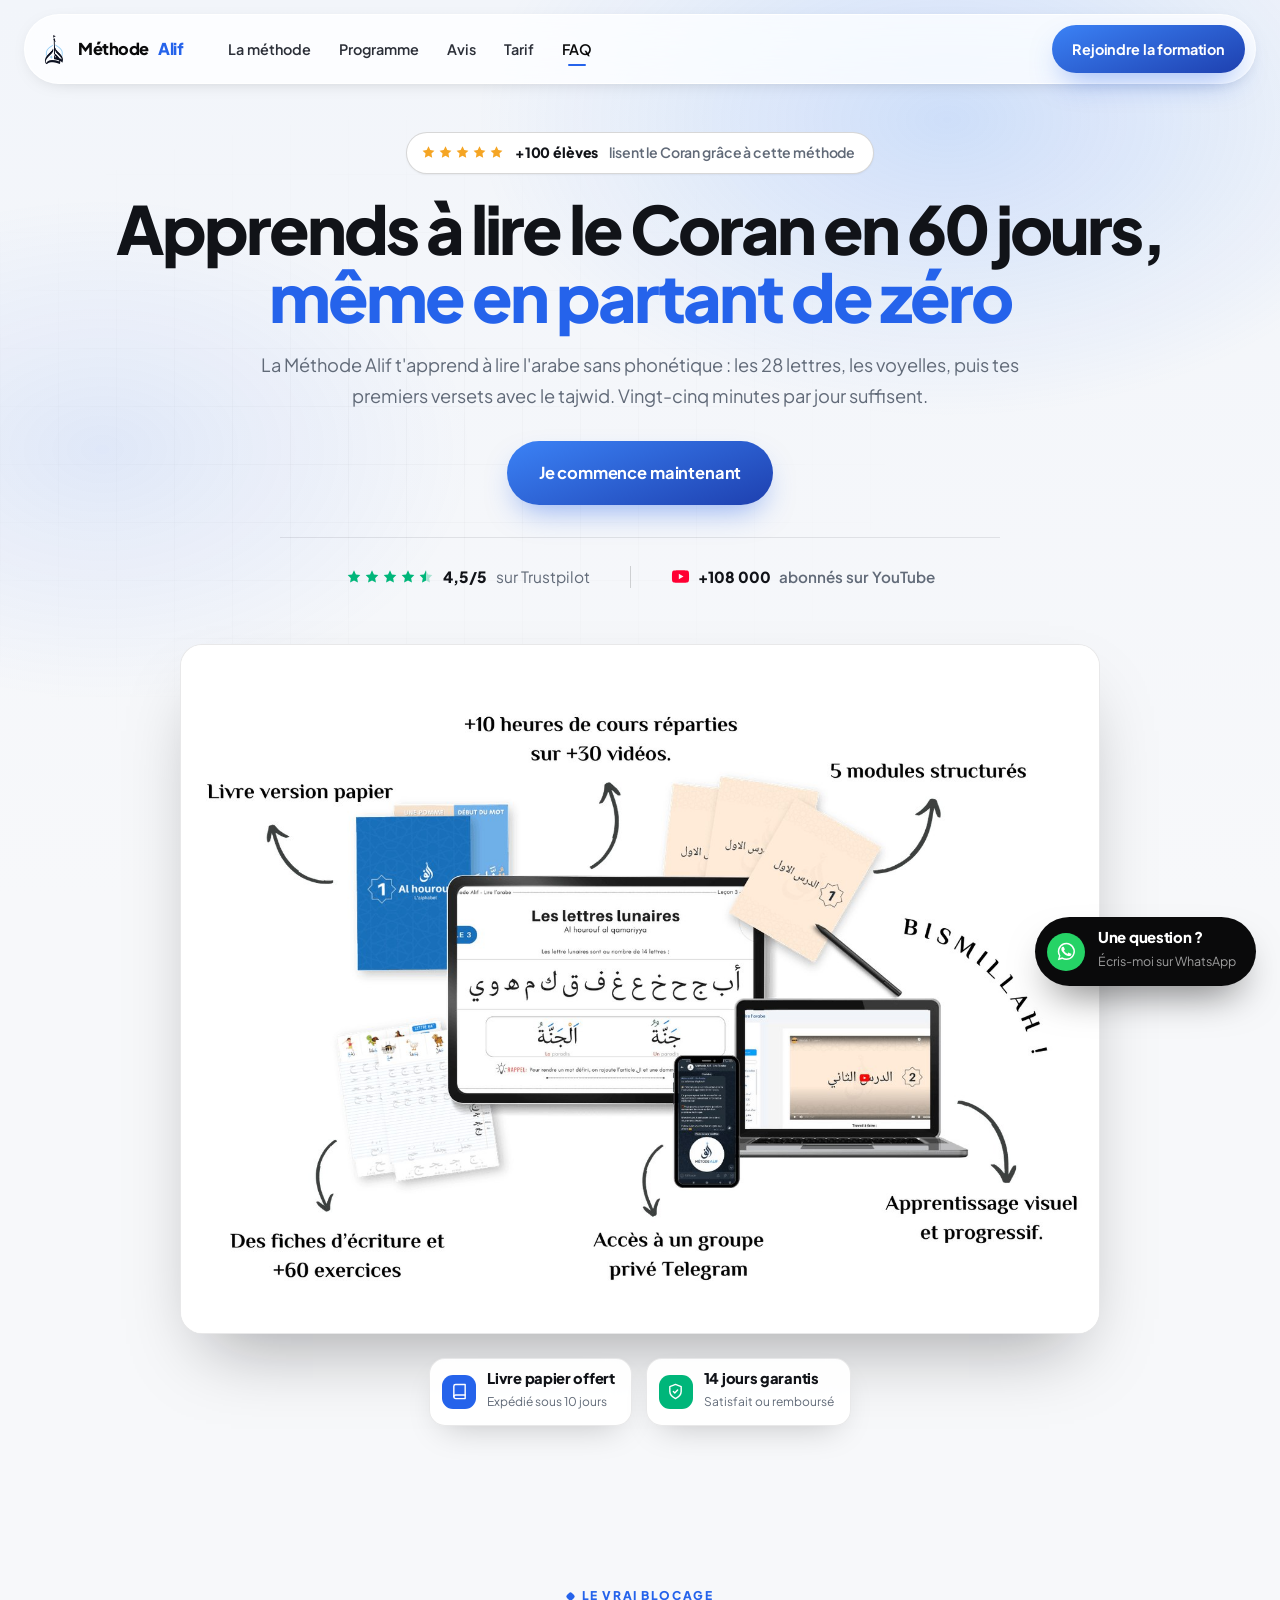
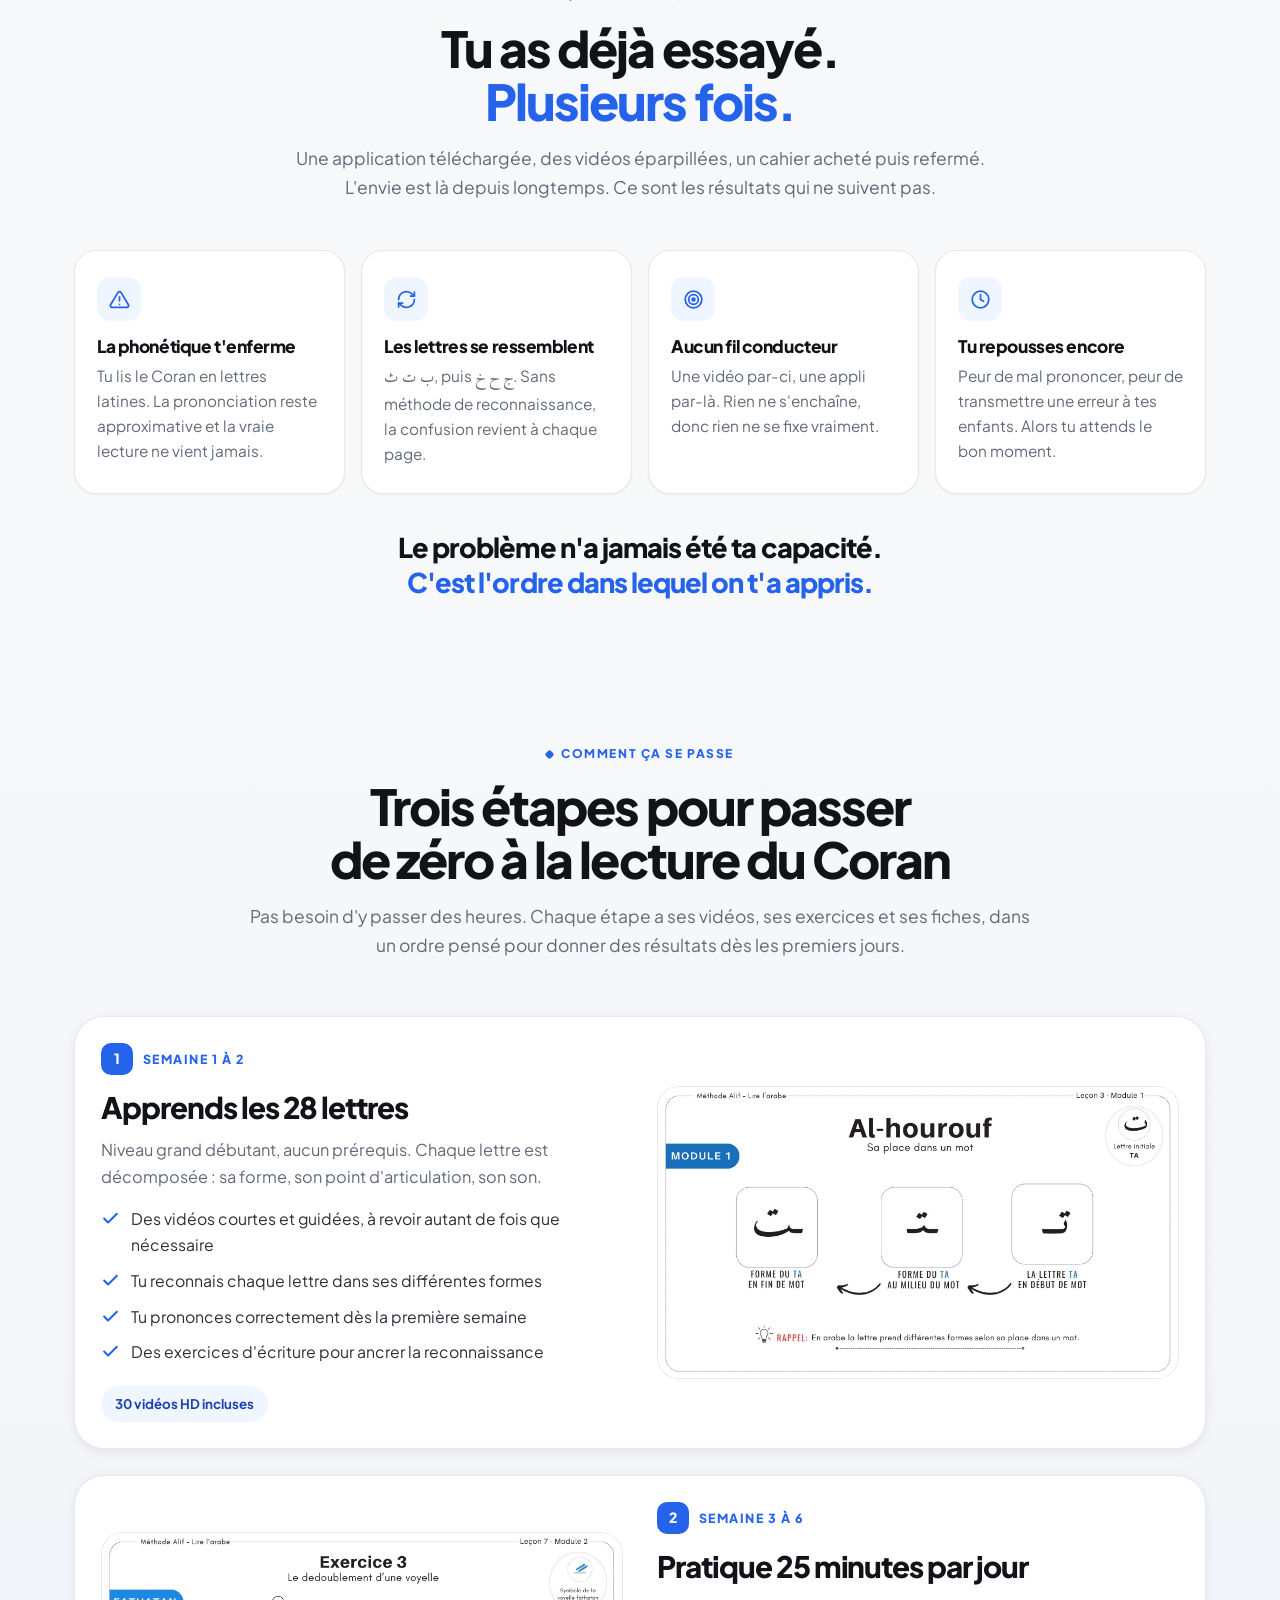
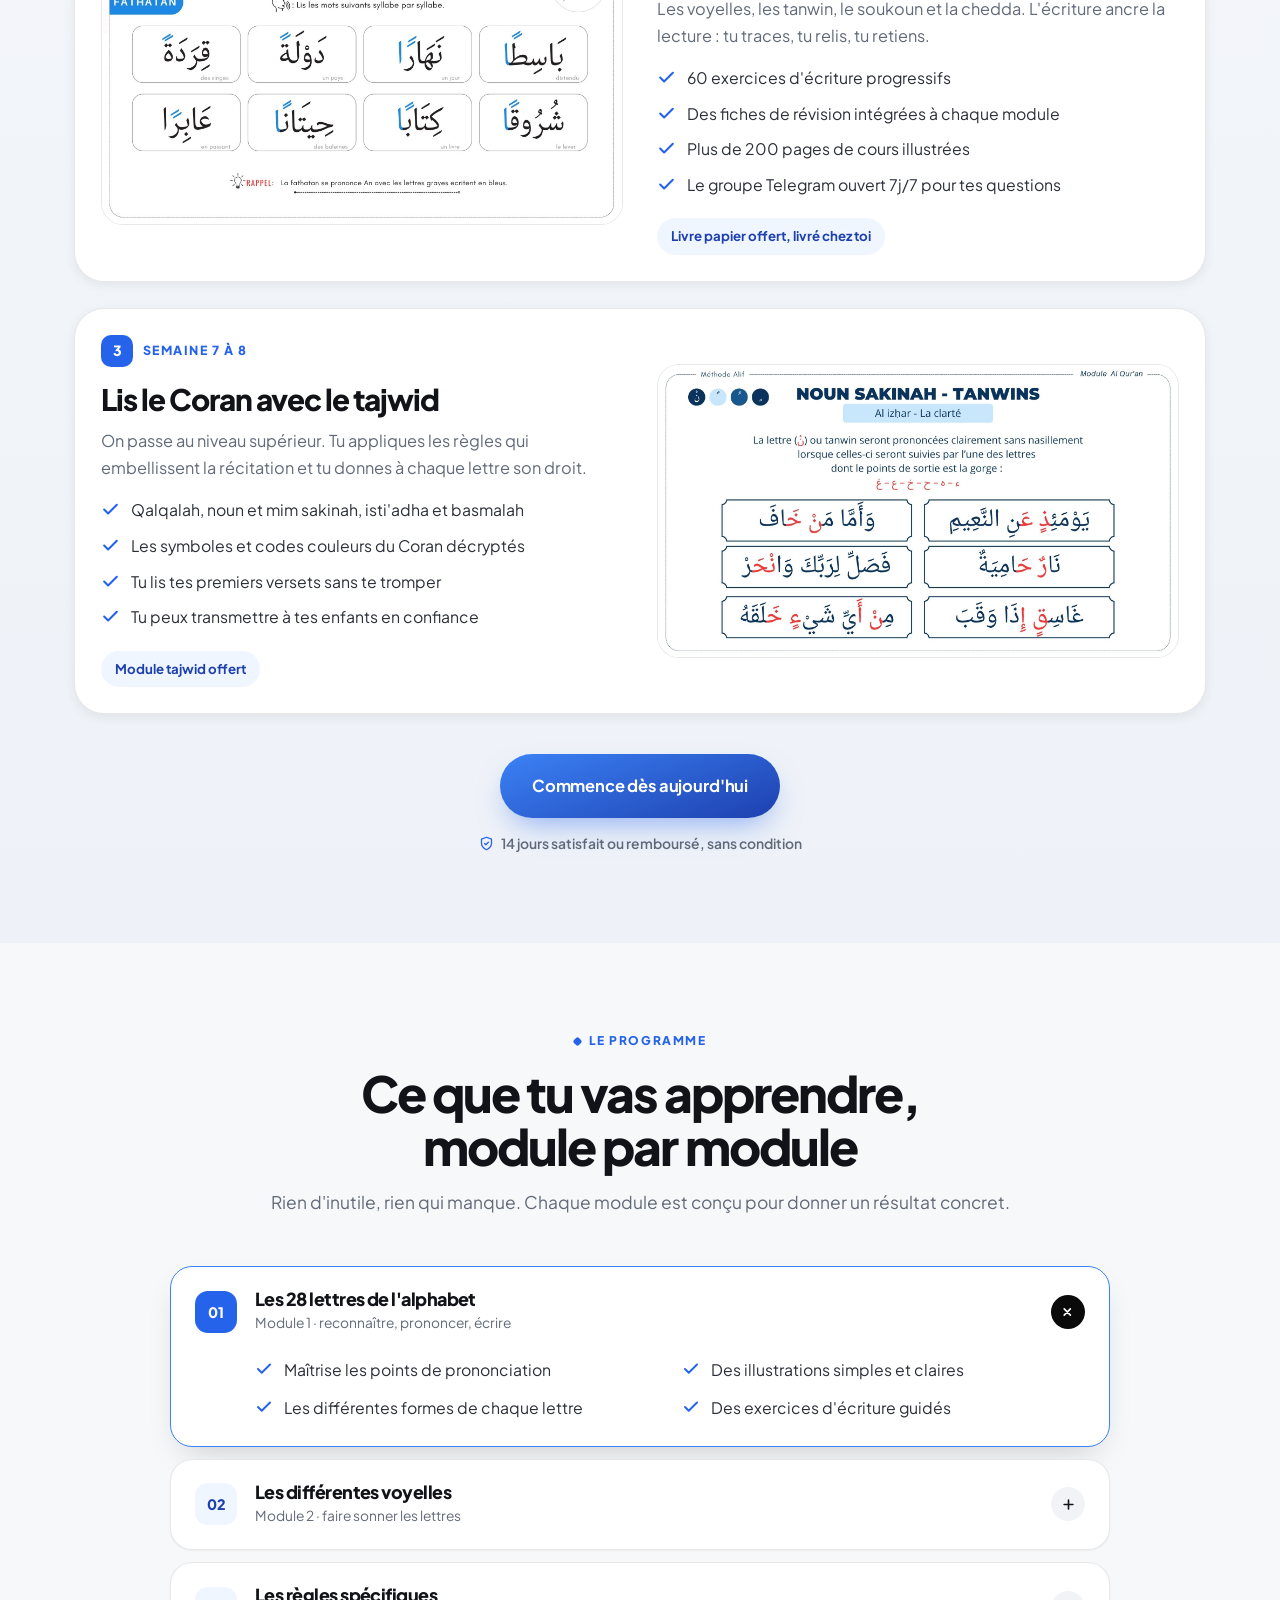
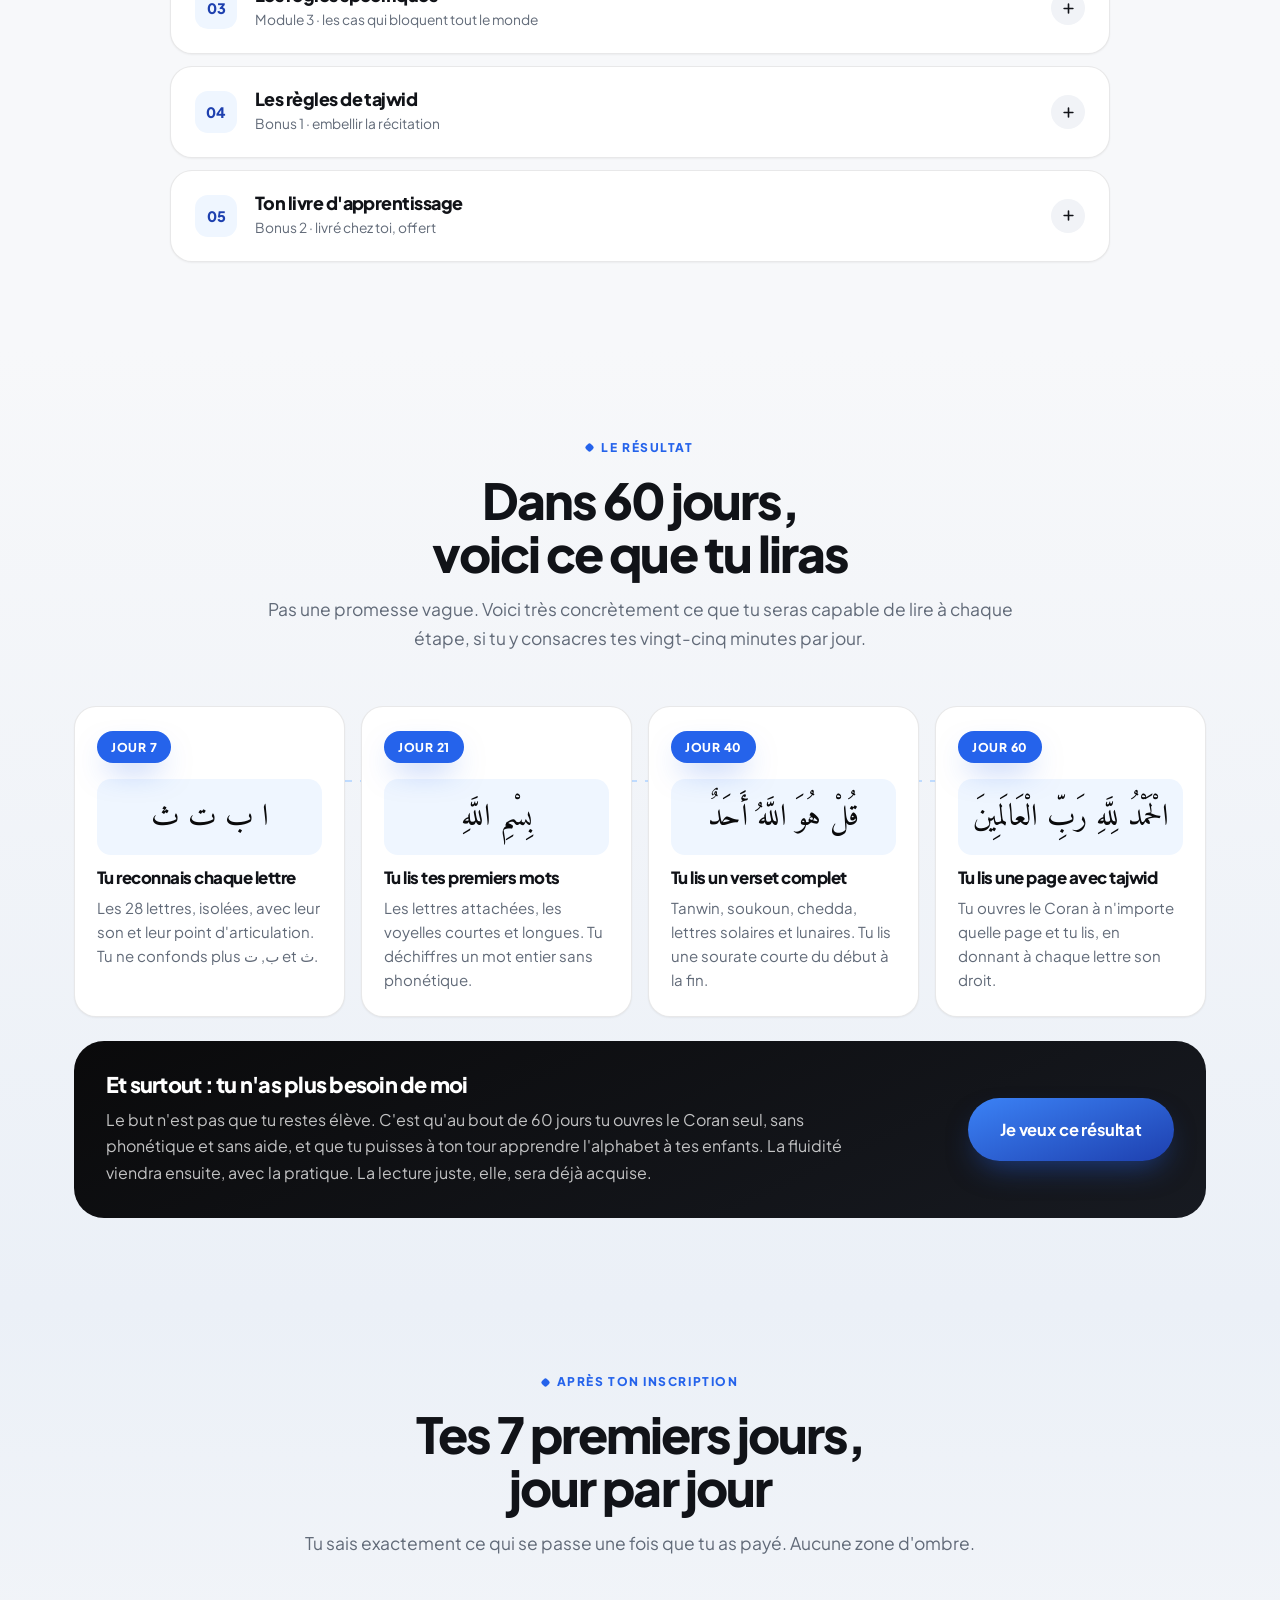
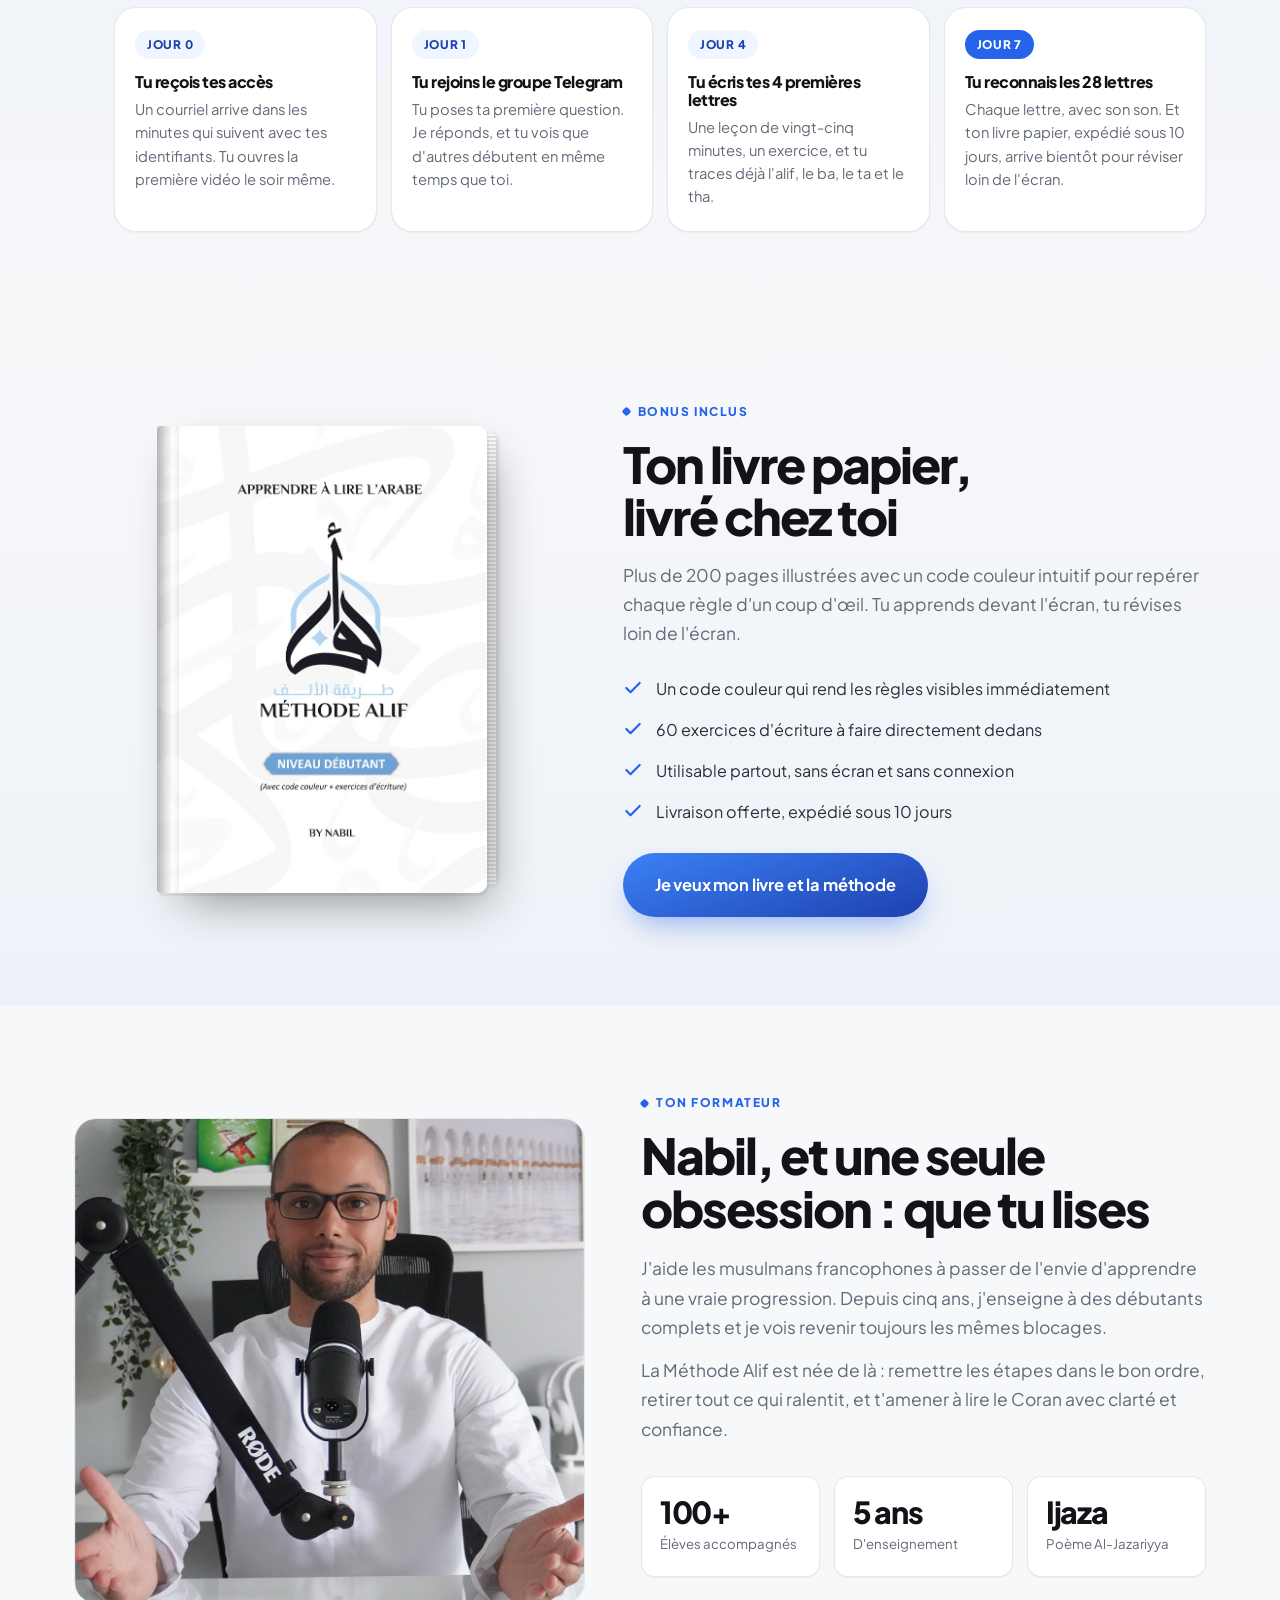
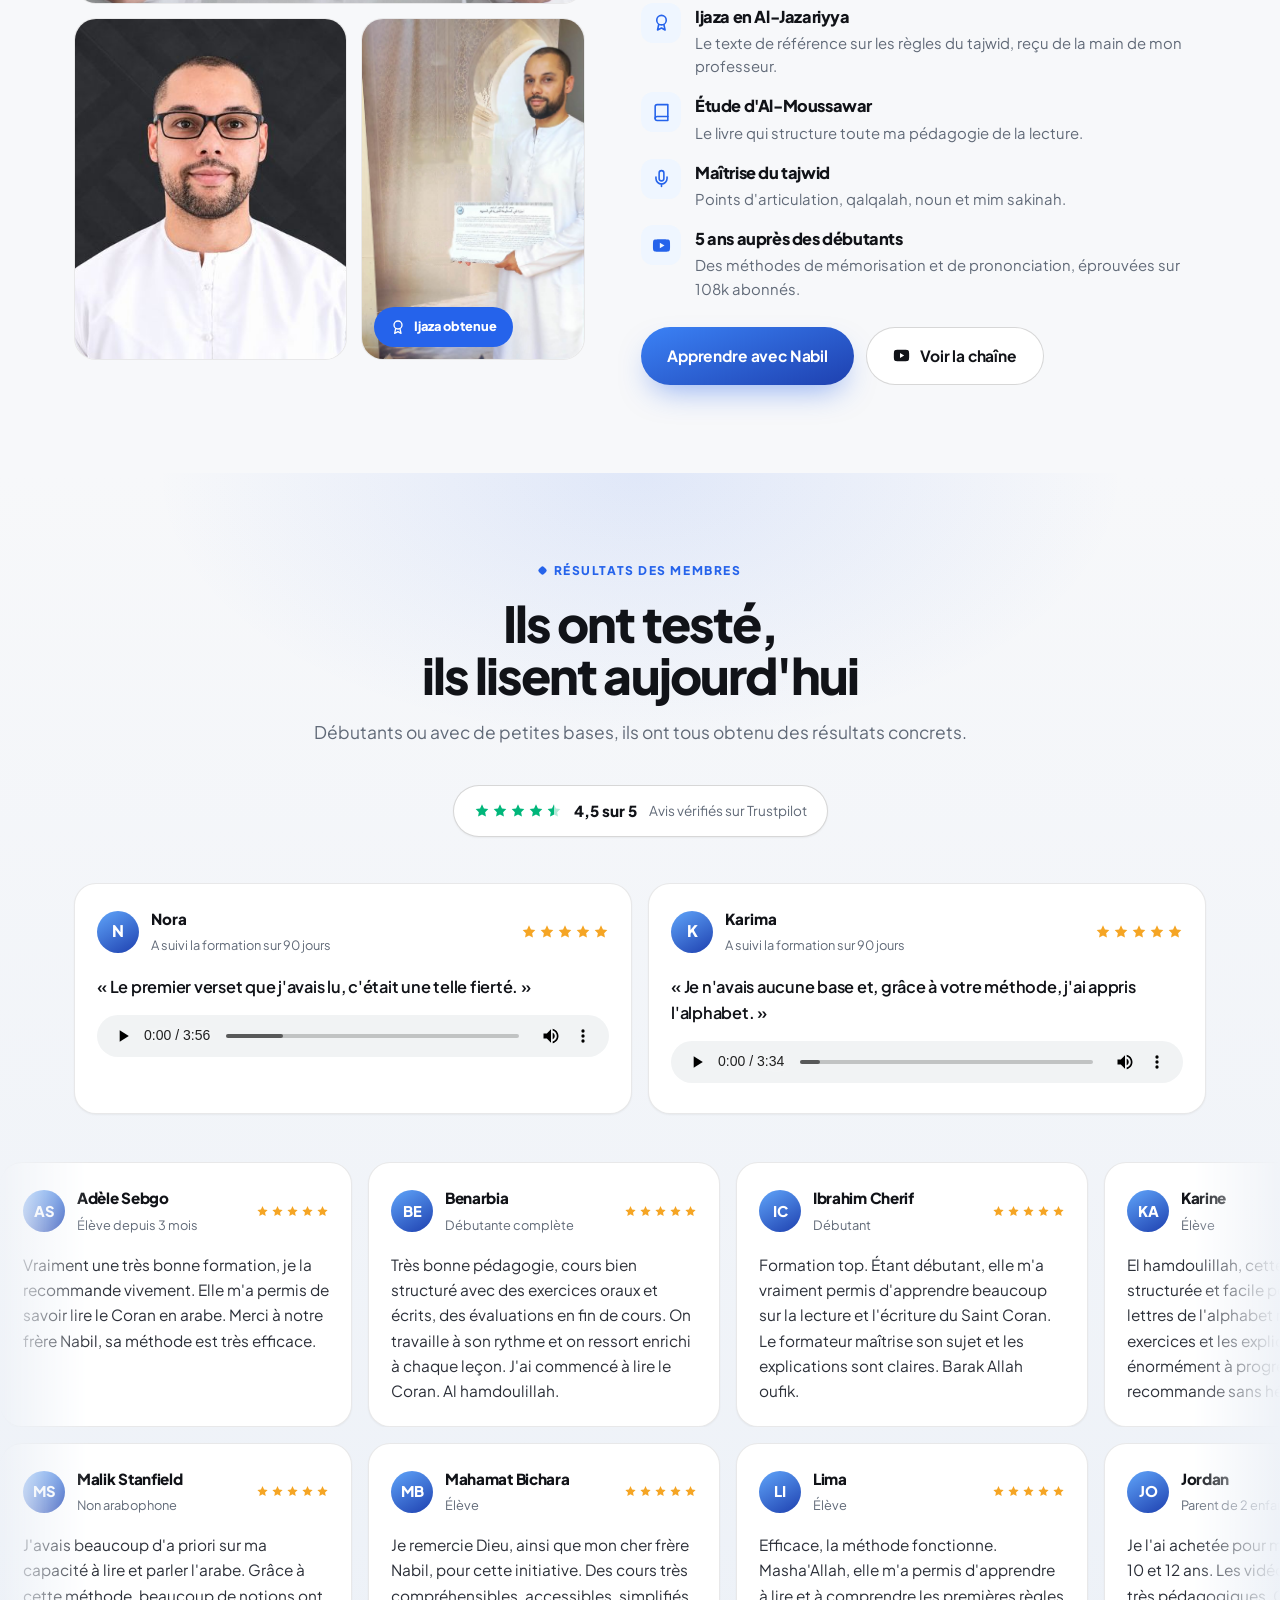
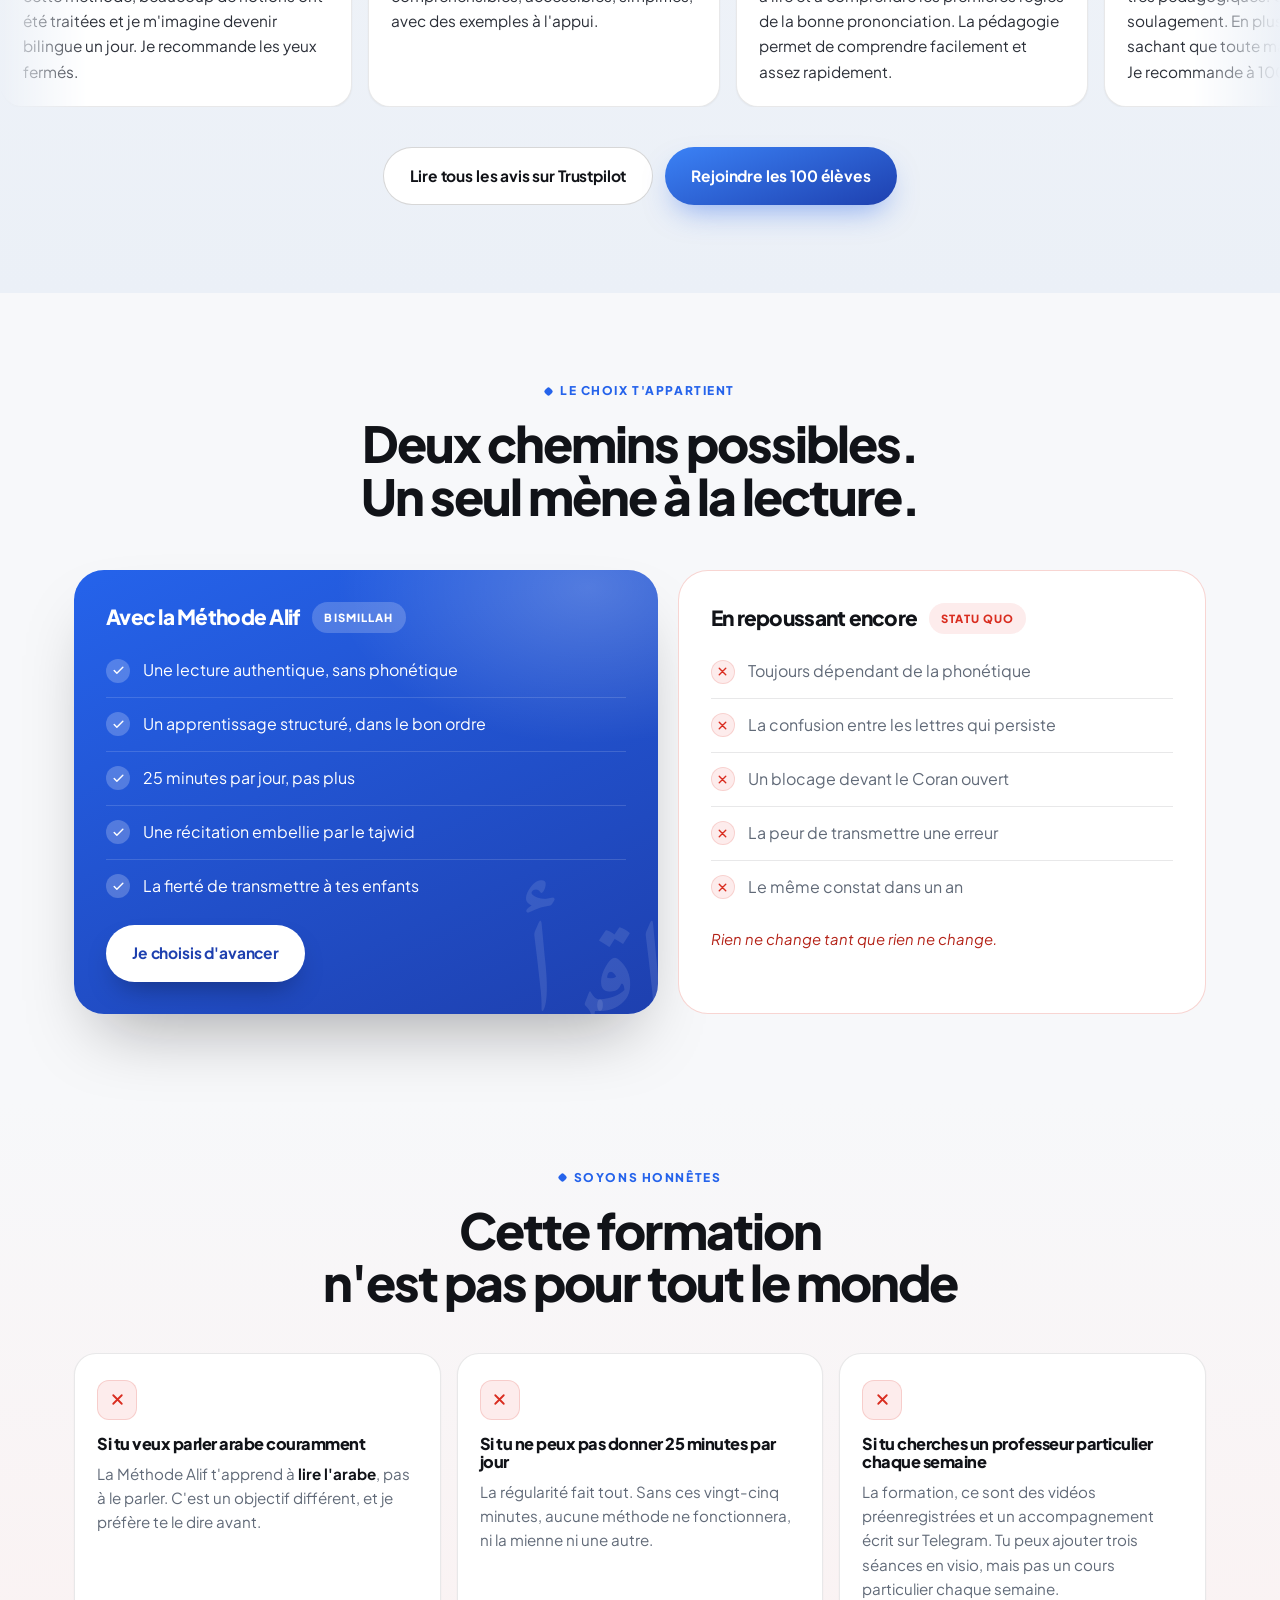
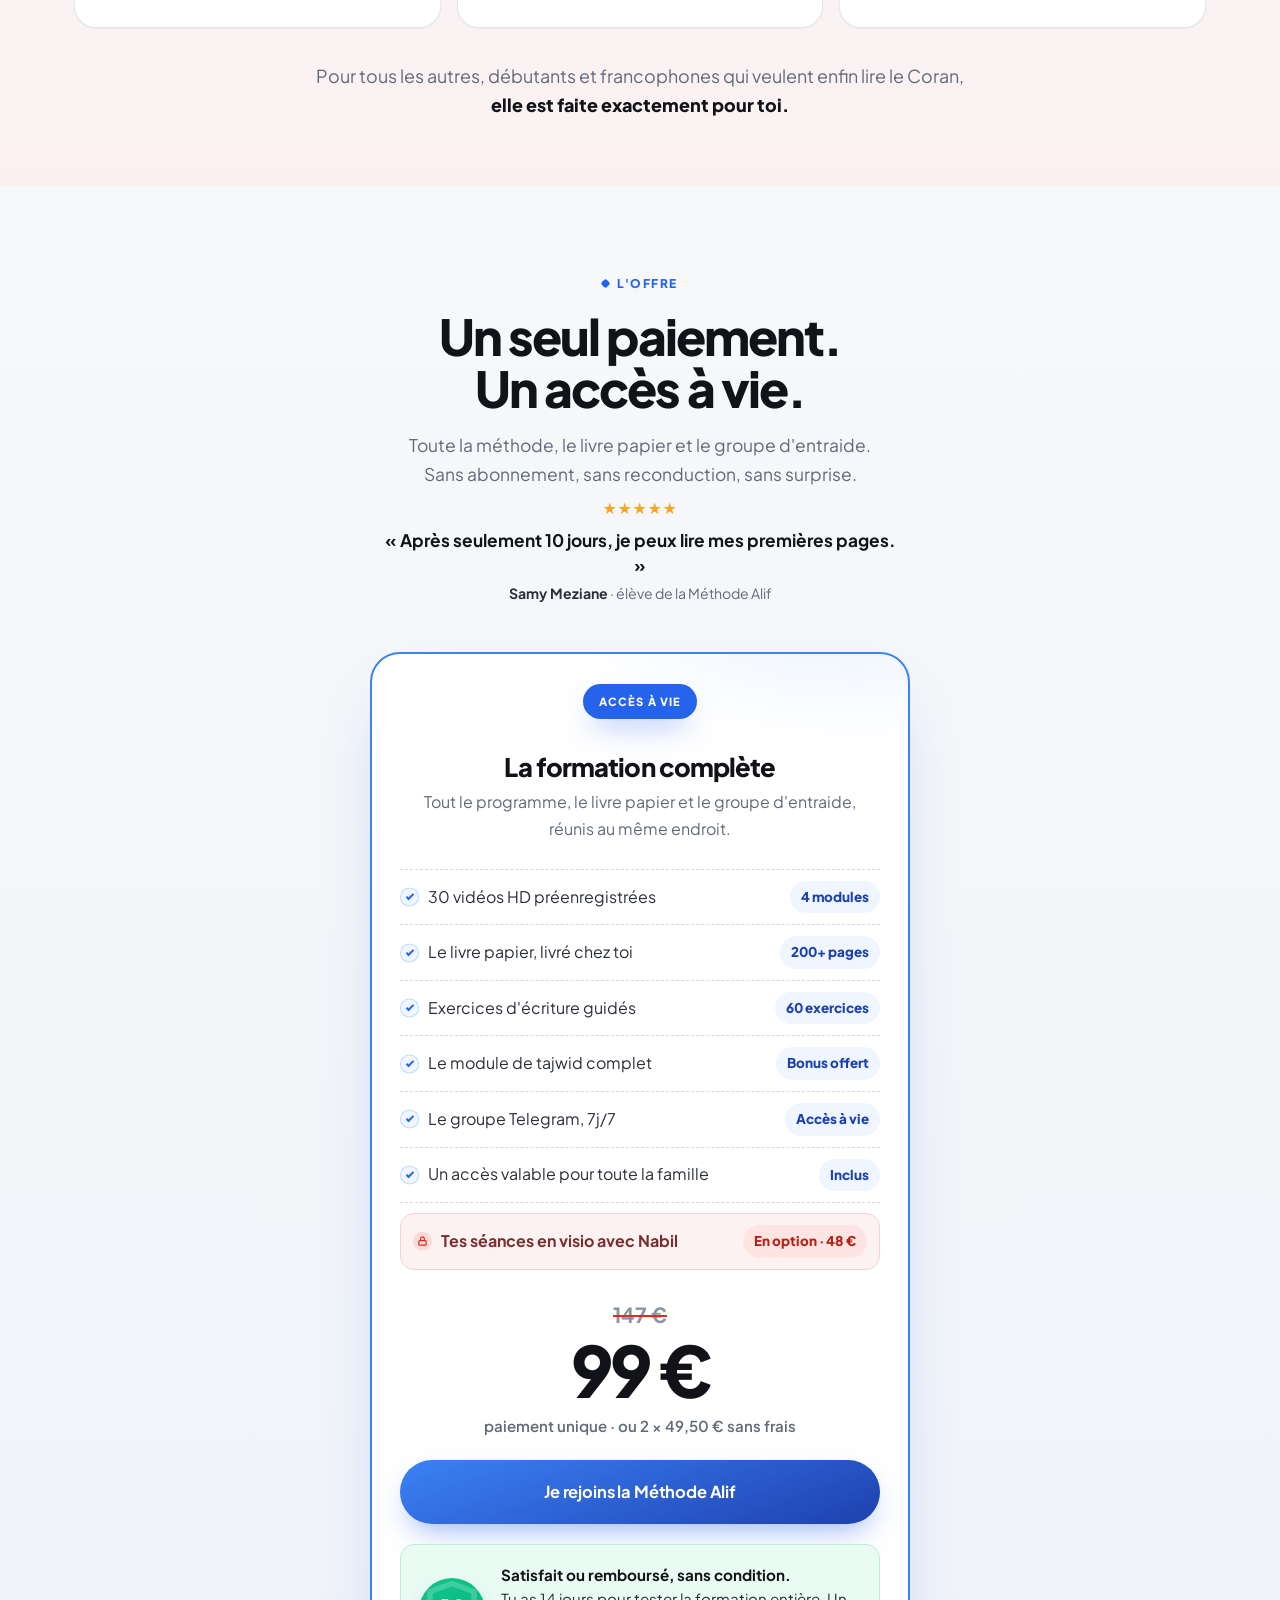
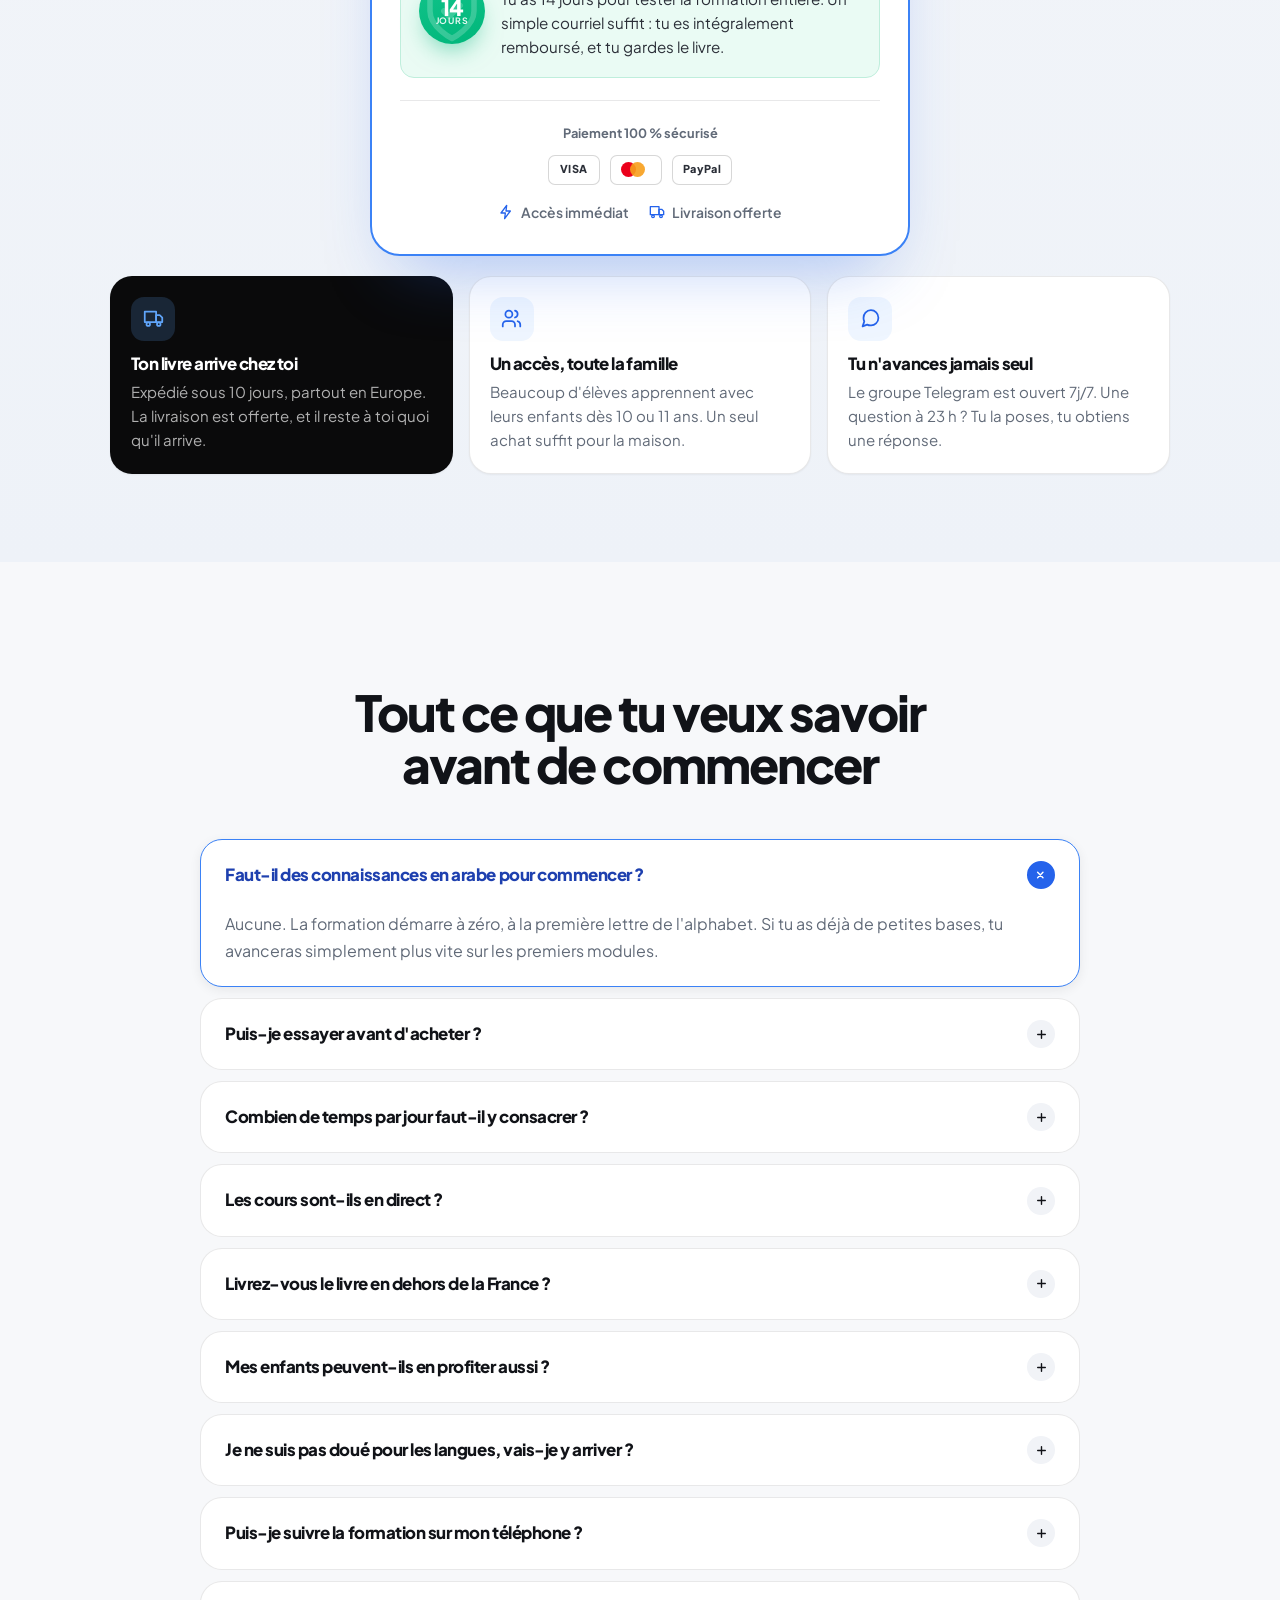
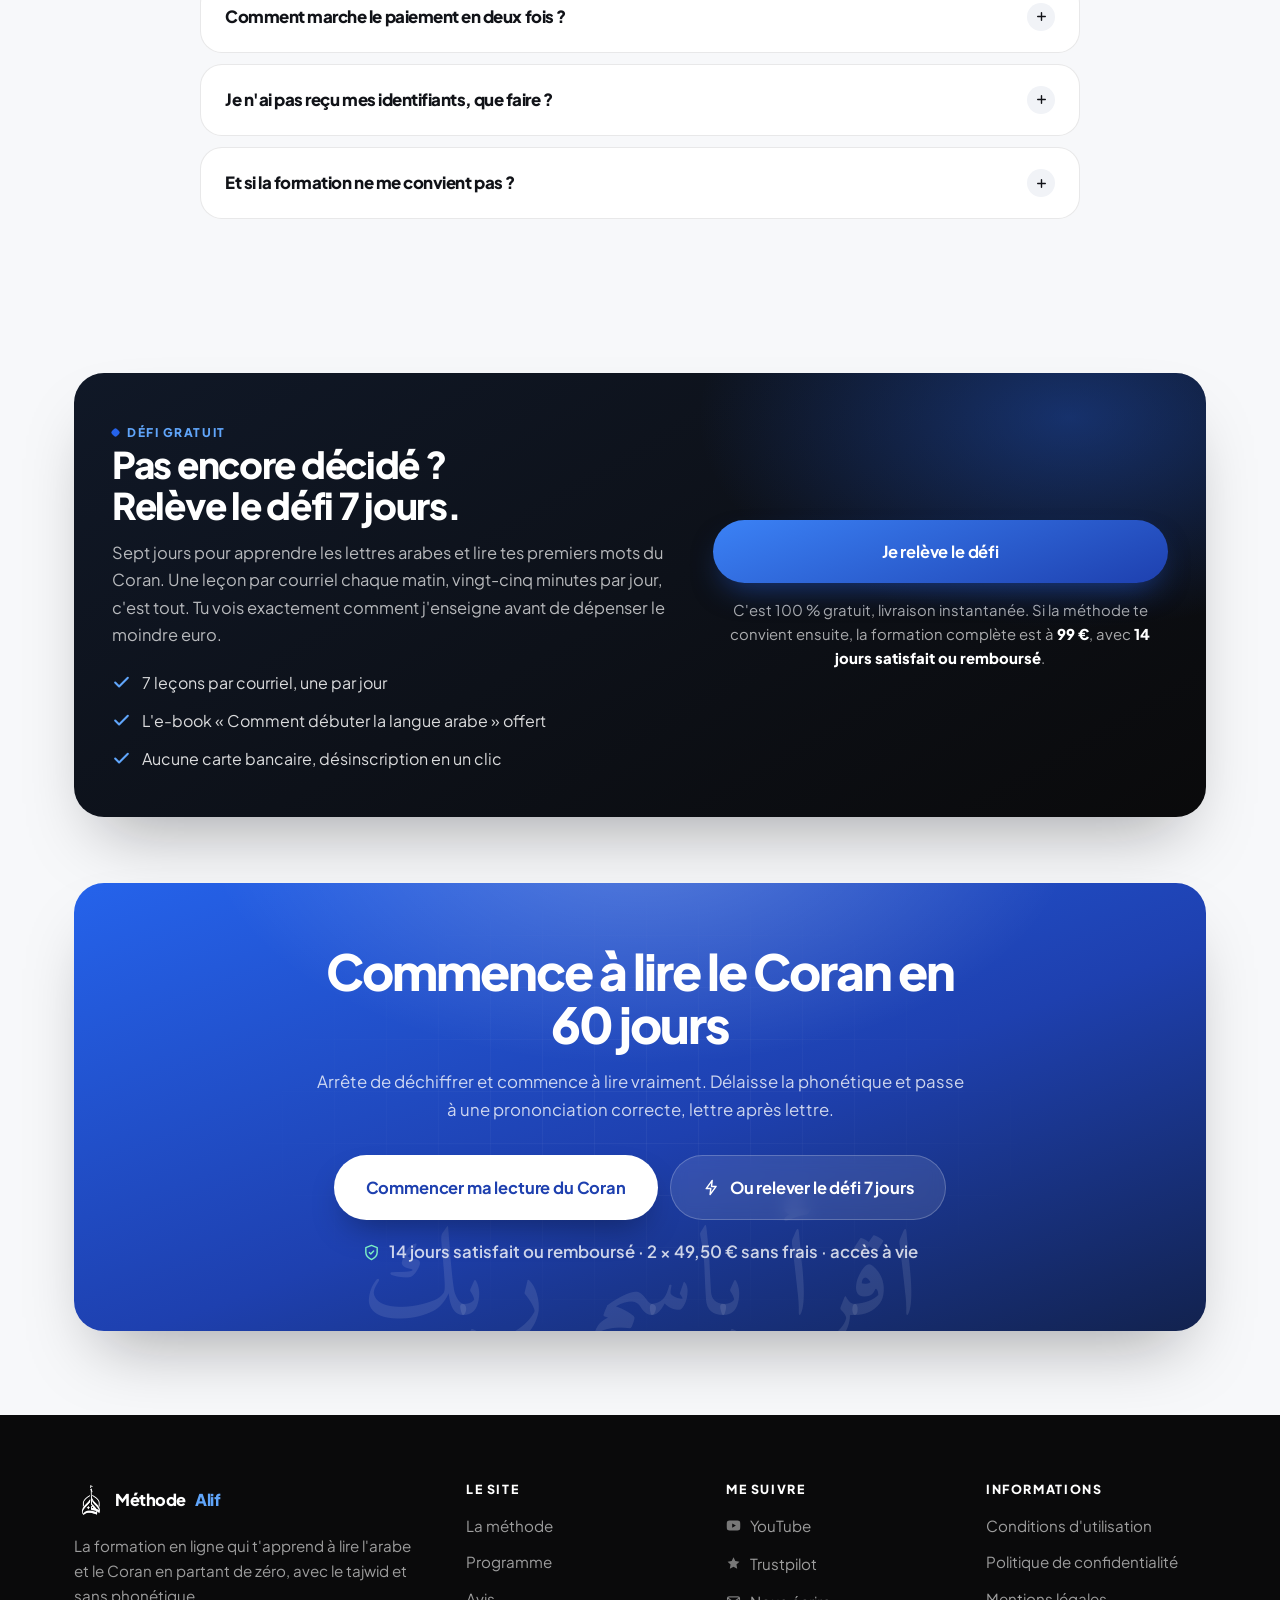
<file: index.html>
<!DOCTYPE html>
<html lang="fr">
<head>
<meta charset="utf-8">
<meta name="viewport" content="width=device-width,initial-scale=1">
<title>Apprendre à lire l'arabe et le Coran en 60 jours | Méthode Alif</title>
<meta name="description" content="Apprends à lire l'arabe et le Coran en 60 jours, même en partant de zéro. 30 vidéos HD, livre papier offert, module tajwid et suivi Telegram. Premiers cours gratuits. Formation complète 99 €, accès à vie, 14 jours satisfait ou remboursé. Par Nabil, +108k abonnés sur YouTube.">
<meta name="theme-color" content="#0A0A0B">
<link rel="canonical" href="https://www.methode-alif.com/">

<meta property="og:type" content="website">
<meta property="og:locale" content="fr_FR">
<meta property="og:site_name" content="Méthode Alif">
<meta property="og:title" content="Apprendre à lire l'arabe et le Coran en 60 jours | Méthode Alif">
<meta property="og:description" content="Premiers cours gratuits. La méthode structurée pour délaisser la phonétique et lire le Coran avec le tajwid. Par Nabil, +108 000 abonnés YouTube.">
<meta property="og:url" content="https://www.methode-alif.com/">
<meta property="og:image" content="https://www.methode-alif.com/og.jpg">
<meta property="og:image:width" content="1200">
<meta property="og:image:height" content="630">
<meta name="twitter:card" content="summary_large_image">
<meta name="twitter:image" content="https://www.methode-alif.com/og.jpg">

<link rel="icon" href="favicon.svg" type="image/svg+xml">
<link rel="preconnect" href="https://fonts.googleapis.com">
<link rel="preconnect" href="https://fonts.gstatic.com" crossorigin>
<link href="https://fonts.googleapis.com/css2?family=Plus+Jakarta+Sans:wght@400;500;600;700;800&family=Amiri:wght@400;700&display=swap" rel="stylesheet">
<link rel="preload" as="image" href="hero.jpg">
<link rel="stylesheet" href="styles.css">

<!-- ====================== Données structurées (SEO) ======================= -->
<script type="application/ld+json">
{
  "@context":"https://schema.org",
  "@graph":[
    {
      "@type":"Organization",
      "@id":"https://www.methode-alif.com/#org",
      "name":"Méthode Alif",
      "url":"https://www.methode-alif.com/",
      "email":"contact@methode-alif.com",
      "logo":"https://www.methode-alif.com/og.jpg",
      "sameAs":[
        "https://www.youtube.com/@Nour_kitab",
        "https://www.instagram.com/methode_alif/",
        "https://fr.trustpilot.com/review/methode-alif.com"
      ]
    },
    {
      "@type":"Person",
      "@id":"https://www.methode-alif.com/#nabil",
      "name":"Nabil",
      "jobTitle":"Formateur en lecture coranique",
      "description":"Formateur francophone en lecture de l'arabe et du Coran, quatre années d'enseignement et plus de 100 élèves accompagnés.",
      "worksFor":{"@id":"https://www.methode-alif.com/#org"},
      "sameAs":["https://www.youtube.com/@Nour_kitab"]
    },
    {
      "@type":"Course",
      "@id":"https://www.methode-alif.com/#course",
      "name":"Méthode Alif — apprendre à lire l'arabe et le Coran",
      "description":"Formation en ligne pour apprendre à lire l'arabe sans phonétique : les 28 lettres, les voyelles, les règles spécifiques et le tajwid, jusqu'à la lecture du Coran en 60 jours.",
      "inLanguage":"fr",
      "url":"https://www.methode-alif.com/",
      "provider":{"@id":"https://www.methode-alif.com/#org"},
      "instructor":{"@id":"https://www.methode-alif.com/#nabil"},
      "educationalLevel":"Débutant",
      "teaches":["Alphabet arabe","Voyelles courtes et longues","Tanwin, soukoun et chedda","Lettres lunaires et solaires","Règles de tajwid","Lecture du Coran"],
      "hasCourseInstance":{
        "@type":"CourseInstance",
        "courseMode":"online",
        "courseWorkload":"PT20M",
        "instructor":{"@id":"https://www.methode-alif.com/#nabil"}
      },
      "offers":{
        "@type":"Offer",
        "price":"99",
        "priceCurrency":"EUR",
        "category":"Paid",
        "availability":"https://schema.org/InStock",
        "url":"https://www.methode-alif.com/#tarif"
      }
    },
    {
      "@type":"FAQPage",
      "mainEntity":[
        {"@type":"Question","name":"Faut-il des connaissances en arabe pour commencer ?","acceptedAnswer":{"@type":"Answer","text":"Aucune. La formation démarre à zéro, à la première lettre de l'alphabet. Si tu as déjà de petites bases, tu avanceras simplement plus vite sur les premiers modules."}},
        {"@type":"Question","name":"Puis-je essayer avant d'acheter ?","acceptedAnswer":{"@type":"Answer","text":"Oui. Un défi gratuit de sept jours est proposé : une leçon par courriel chaque matin, vingt-cinq minutes par jour, plus un e-book offert. Aucune carte bancaire n'est demandée."}},
        {"@type":"Question","name":"Combien de temps par jour faut-il y consacrer ?","acceptedAnswer":{"@type":"Answer","text":"Vingt-cinq minutes par jour suffisent. Les vidéos sont courtes et chaque leçon se termine par un exercice bref. La régularité compte plus que la durée."}},
        {"@type":"Question","name":"Les cours sont-ils en direct ?","acceptedAnswer":{"@type":"Answer","text":"Les cours sont des vidéos préenregistrées que tu suis librement, autant de fois que nécessaire, avec un accès illimité dans le temps et le groupe Telegram ouvert 7j/7. Pour un suivi en direct, trois séances de 40 minutes sur Zoom avec Nabil peuvent être ajoutées au moment du paiement, pour 48 €."}},
        {"@type":"Question","name":"Livrez-vous le livre en dehors de la France ?","acceptedAnswer":{"@type":"Answer","text":"Oui, partout en Europe. Le livre part de France, la livraison est offerte et il est expédié sous 10 jours. En dehors de l'Europe il n'est pas expédié pour le moment : écrire à contact@methode-alif.com avant de commander."}},
        {"@type":"Question","name":"Mes enfants peuvent-ils en profiter aussi ?","acceptedAnswer":{"@type":"Answer","text":"Oui. Un seul achat suffit pour le foyer. Beaucoup de parents suivent la formation en même temps que leurs enfants, à partir de dix ou onze ans."}},
        {"@type":"Question","name":"Et si la formation ne me convient pas ?","acceptedAnswer":{"@type":"Answer","text":"Quatorze jours pour demander un remboursement, sans condition et sans justification, et le livre papier reste à toi. Le paiement est sécurisé à cent pour cent, par carte bancaire ou via PayPal avec un cryptage SSL."}}
      ]

    }
  ]
}
</script>
<!--
  ÉTOILES DANS GOOGLE : dès que tu me donnes ta note Trustpilot exacte et le nombre
  d'avis, j'ajoute ce bloc dans l'objet "Course" ci-dessus. Ne pas inventer les valeurs,
  Google sanctionne les notes non vérifiables.

  "aggregateRating":{"@type":"AggregateRating","ratingValue":"4.8","reviewCount":"47","bestRating":"5"}
-->
<!-- PostHog (statistiques, sans cookies) -->
<script>
  !function(t,e){var o,n,p,r;e.__SV||(window.posthog && window.posthog.__loaded)||(window.posthog=e,e._i=[],e.init=function(i,s,a){function g(t,e){var o=e.split(".");2==o.length&&(t=t[o[0]],e=o[1]),t[e]=function(){t.push([e].concat(Array.prototype.slice.call(arguments,0)))}}p||((p=t.createElement("script")).type="text/javascript",p.crossOrigin="anonymous",p.async=!0,p.src=s.api_host.replace(".i.posthog.com","-assets.i.posthog.com")+"/static/array.js",p.onerror=function(){p=null},(r=t.getElementsByTagName("script")[0]).parentNode.insertBefore(p,r));var u=e;for(void 0!==a?u=e[a]=[]:a="posthog",u.people=u.people||[],Object.defineProperty(u,"toString",{configurable:!0,enumerable:!0,writable:!0,value:function(t){var e="posthog";return"posthog"!==a&&(e+="."+a),t||(e+=" (stub)"),e}}),Object.defineProperty(u.people,"toString",{configurable:!0,enumerable:!0,writable:!0,value:function(){return u.toString(1)+".people (stub)"}}),o="init capture register register_once register_for_session unregister opt_out_capturing has_opted_out_capturing opt_in_capturing reset isFeatureEnabled getFeatureFlag getFeatureFlagPayload reloadFeatureFlags group identify setPersonProperties setPersonPropertiesForFlags resetPersonPropertiesForFlags setGroupPropertiesForFlags resetGroupPropertiesForFlags resetGroups onFeatureFlags addFeatureFlagsHandler onSessionId getSurveys getActiveMatchingSurveys renderSurvey canRenderSurvey getNextSurveyStep".split(" "),n=0;n<o.length;n++)g(u,o[n]);e._i.push([i,s,a])},e.__SV=1)}(document,window.posthog||[]);
  posthog.init('phc_m4oAm9m8c32tiQWZ7YqWjNNrg8LjRF7F36ZsCE29VwSV', {
    api_host: 'https://eu.i.posthog.com',
    defaults: '2026-08-30',
    cookieless_mode: 'always'
  })
</script>
</head>
<body>

<!-- ============================ Sprite d'icônes ============================ -->
<svg width="0" height="0" style="position:absolute" aria-hidden="true" focusable="false">
  <symbol id="i-arrow" viewBox="0 0 24 24" fill="none" stroke="currentColor" stroke-width="2.2" stroke-linecap="round" stroke-linejoin="round"><path d="M5 12h14"/><path d="M13 6l6 6-6 6"/></symbol>
  <symbol id="i-check" viewBox="0 0 24 24" fill="none" stroke="currentColor" stroke-width="2.6" stroke-linecap="round" stroke-linejoin="round"><path d="M20 6 9 17l-5-5"/></symbol>
  <symbol id="i-cross" viewBox="0 0 24 24" fill="none" stroke="currentColor" stroke-width="2.6" stroke-linecap="round" stroke-linejoin="round"><path d="M18 6 6 18M6 6l12 12"/></symbol>
  <symbol id="i-plus" viewBox="0 0 24 24" fill="none" stroke="currentColor" stroke-width="2.6" stroke-linecap="round"><path d="M12 5v14M5 12h14"/></symbol>
  <symbol id="i-star" viewBox="0 0 24 24" fill="currentColor"><path d="M12 2l2.9 6.1 6.6.9-4.8 4.7 1.2 6.6L12 17.2 6.1 20.3l1.2-6.6L2.5 9l6.6-.9z"/></symbol>
  <symbol id="i-star-half" viewBox="0 0 24 24" fill="currentColor"><path opacity=".3" d="M12 2l2.9 6.1 6.6.9-4.8 4.7 1.2 6.6L12 17.2 6.1 20.3l1.2-6.6L2.5 9l6.6-.9z"/><path d="M12 2v15.2L6.1 20.3l1.2-6.6L2.5 9l6.6-.9z"/></symbol>
  <symbol id="i-play" viewBox="0 0 24 24" fill="currentColor"><path d="M8 5.2v13.6L19 12z"/></symbol>
  <symbol id="i-cert" viewBox="0 0 24 24" fill="none" stroke="currentColor" stroke-width="2" stroke-linecap="round" stroke-linejoin="round"><circle cx="12" cy="9" r="6"/><path d="m8.5 14.5-1.5 7L12 19l4.5 2.5-1.5-7"/></symbol>
  <symbol id="i-book" viewBox="0 0 24 24" fill="none" stroke="currentColor" stroke-width="2" stroke-linecap="round" stroke-linejoin="round"><path d="M4 19.5A2.5 2.5 0 0 1 6.5 17H20"/><path d="M6.5 2H20v20H6.5A2.5 2.5 0 0 1 4 19.5v-15A2.5 2.5 0 0 1 6.5 2z"/></symbol>
  <symbol id="i-pen" viewBox="0 0 24 24" fill="none" stroke="currentColor" stroke-width="2" stroke-linecap="round" stroke-linejoin="round"><path d="M12 20h9"/><path d="M16.5 3.5a2.12 2.12 0 0 1 3 3L7 19l-4 1 1-4z"/></symbol>
  <symbol id="i-mic" viewBox="0 0 24 24" fill="none" stroke="currentColor" stroke-width="2" stroke-linecap="round" stroke-linejoin="round"><path d="M12 2a3 3 0 0 0-3 3v7a3 3 0 0 0 6 0V5a3 3 0 0 0-3-3z"/><path d="M19 10v2a7 7 0 0 1-14 0v-2"/><path d="M12 19v3"/></symbol>
  <symbol id="i-shield" viewBox="0 0 24 24" fill="none" stroke="currentColor" stroke-width="2" stroke-linecap="round" stroke-linejoin="round"><path d="M12 22s8-4 8-10V5l-8-3-8 3v7c0 6 8 10 8 10z"/><path d="m9 12 2 2 4-4"/></symbol>
  <symbol id="i-truck" viewBox="0 0 24 24" fill="none" stroke="currentColor" stroke-width="2" stroke-linecap="round" stroke-linejoin="round"><path d="M2 4h13v12H2z"/><path d="M15 8h4l3 3v5h-7z"/><circle cx="6" cy="18.5" r="2"/><circle cx="18" cy="18.5" r="2"/></symbol>
  <symbol id="i-lock" viewBox="0 0 24 24" fill="none" stroke="currentColor" stroke-width="2" stroke-linecap="round" stroke-linejoin="round"><rect x="3" y="11" width="18" height="11" rx="2"/><path d="M7 11V7a5 5 0 0 1 10 0v4"/></symbol>
  <symbol id="i-clock" viewBox="0 0 24 24" fill="none" stroke="currentColor" stroke-width="2" stroke-linecap="round" stroke-linejoin="round"><circle cx="12" cy="12" r="9.5"/><path d="M12 6.5V12l3.5 2"/></symbol>
  <symbol id="i-target" viewBox="0 0 24 24" fill="none" stroke="currentColor" stroke-width="2"><circle cx="12" cy="12" r="9.5"/><circle cx="12" cy="12" r="5.5"/><circle cx="12" cy="12" r="1.6" fill="currentColor"/></symbol>
  <symbol id="i-wa" viewBox="0 0 24 24" fill="currentColor"><path d="M12 2a9.9 9.9 0 0 0-8.5 15L2.1 22l5.1-1.3A9.9 9.9 0 1 0 12 2zm0 18.1c-1.6 0-3.1-.4-4.4-1.2l-.3-.2-3 .8.8-3-.2-.3A8.1 8.1 0 1 1 12 20.1z"/><path d="M16.7 14.3c-.3-.1-1.7-.8-1.9-.9-.3-.1-.5-.1-.7.1l-.7 1c-.1.2-.3.2-.5.1-.3-.1-1.2-.5-2.2-1.4-.8-.7-1.4-1.6-1.5-1.9-.2-.3 0-.4.1-.6l.5-.6c.1-.1.1-.2.2-.4v-.5c-.1-.2-.7-1.5-.9-2.1-.2-.5-.4-.5-.6-.5h-.6c-.2 0-.5.1-.8.4-.3.3-1 1-1 2.4s1 2.7 1.2 2.9c.1.2 2 3.1 4.8 4.3.7.3 1.2.5 1.6.6.7.2 1.3.2 1.8.1.6-.1 1.7-.7 1.9-1.3.2-.7.2-1.2.2-1.4-.1-.1-.3-.2-.5-.3z"/></symbol>
  <symbol id="i-chat" viewBox="0 0 24 24" fill="none" stroke="currentColor" stroke-width="2" stroke-linecap="round" stroke-linejoin="round"><path d="M21 11.5a8.4 8.4 0 0 1-9 8.4 8.5 8.5 0 0 1-3.8-.9L3 21l1.9-5.7a8.4 8.4 0 0 1-.9-3.8 8.5 8.5 0 0 1 8.4-9 8.5 8.5 0 0 1 8.6 8.5z"/></symbol>
  <symbol id="i-ig" viewBox="0 0 24 24" fill="none" stroke="currentColor" stroke-width="2"><rect x="2.5" y="2.5" width="19" height="19" rx="5.5"/><circle cx="12" cy="12" r="4"/><circle cx="17.4" cy="6.6" r="1.1" fill="currentColor" stroke="none"/></symbol>
  <symbol id="i-yt" viewBox="0 0 24 24" fill="currentColor"><path d="M22.5 6.4a2.8 2.8 0 0 0-2-2C18.8 4 12 4 12 4s-6.8 0-8.5.4a2.8 2.8 0 0 0-2 2A29 29 0 0 0 1.2 12a29 29 0 0 0 .3 5.6 2.8 2.8 0 0 0 2 2C5.2 20 12 20 12 20s6.8 0 8.5-.4a2.8 2.8 0 0 0 2-2 29 29 0 0 0 .3-5.6 29 29 0 0 0-.3-5.6zM9.9 15.4V8.6L15.8 12z"/></symbol>
  <symbol id="i-mail" viewBox="0 0 24 24" fill="none" stroke="currentColor" stroke-width="2" stroke-linecap="round" stroke-linejoin="round"><rect x="2.5" y="4.5" width="19" height="15" rx="2.5"/><path d="m3 6.5 9 6.6 9-6.6"/></symbol>
  <symbol id="i-users" viewBox="0 0 24 24" fill="none" stroke="currentColor" stroke-width="2" stroke-linecap="round" stroke-linejoin="round"><path d="M16 21v-2a4 4 0 0 0-4-4H6a4 4 0 0 0-4 4v2"/><circle cx="9" cy="7" r="4"/><path d="M22 21v-2a4 4 0 0 0-3-3.87"/><path d="M16 3.1a4 4 0 0 1 0 7.75"/></symbol>
  <symbol id="i-infinity" viewBox="0 0 24 24" fill="none" stroke="currentColor" stroke-width="2" stroke-linecap="round"><path d="M12 12c-1.6-2.4-3-3.6-4.6-3.6a3.6 3.6 0 0 0 0 7.2C9 15.6 10.4 14.4 12 12zm0 0c1.6 2.4 3 3.6 4.6 3.6a3.6 3.6 0 0 0 0-7.2C15 8.4 13.6 9.6 12 12z"/></symbol>
  <symbol id="i-bolt" viewBox="0 0 24 24" fill="none" stroke="currentColor" stroke-width="2" stroke-linecap="round" stroke-linejoin="round"><path d="M13 2 4.5 13.5H11l-1 8.5 8.5-11.5H12z"/></symbol>
  <symbol id="i-alert" viewBox="0 0 24 24" fill="none" stroke="currentColor" stroke-width="2" stroke-linecap="round" stroke-linejoin="round"><path d="M10.3 3.9 1.8 18a2 2 0 0 0 1.7 3h17a2 2 0 0 0 1.7-3L13.7 3.9a2 2 0 0 0-3.4 0z"/><path d="M12 9v4.5M12 17.5h.01"/></symbol>
  <symbol id="i-loop" viewBox="0 0 24 24" fill="none" stroke="currentColor" stroke-width="2" stroke-linecap="round" stroke-linejoin="round"><path d="M3 12a9 9 0 0 1 15.3-6.4L21 8"/><path d="M21 3.5V8h-4.5"/><path d="M21 12a9 9 0 0 1-15.3 6.4L3 16"/><path d="M3 20.5V16h4.5"/></symbol>
  <symbol id="i-calendar" viewBox="0 0 24 24" fill="none" stroke="currentColor" stroke-width="2" stroke-linecap="round" stroke-linejoin="round"><rect x="3" y="5" width="18" height="16" rx="2.5"/><path d="M16 3v4M8 3v4M3 10.5h18"/></symbol>
  <symbol id="i-img" viewBox="0 0 24 24" fill="none" stroke="currentColor" stroke-width="1.8" stroke-linecap="round" stroke-linejoin="round"><rect x="3" y="4" width="18" height="16" rx="2.5"/><circle cx="8.5" cy="9.5" r="1.8"/><path d="m3.5 17 5-4.5 4 3.5 3-2.5 5 4"/></symbol>
  <symbol id="i-cam" viewBox="0 0 24 24" fill="none" stroke="currentColor" stroke-width="1.8" stroke-linecap="round" stroke-linejoin="round"><rect x="2" y="5" width="14" height="14" rx="2.5"/><path d="m16 10.5 6-3.5v10l-6-3.5z"/></symbol>
</svg>

<div class="topbar" aria-hidden="true"><span id="bar"></span></div>

<!-- ================================ Navigation ============================ -->
<header class="nav-wrap">
  <nav class="nav" id="nav" aria-label="Navigation principale">
    <a class="brand" href="#top"><span class="brand__mark"><img src="logo-mark.png" alt=""><span>ا</span></span>Méthode&nbsp;<span class="brand__alif">Alif</span></a>
    <div class="nav__links" id="navLinks">
      <a href="#methode">La méthode</a>
      <a href="#programme">Programme</a>
      <a href="#avis">Avis</a>
      <a href="#tarif">Tarif</a>
      <a href="#faq">FAQ</a>
    </div>
    <div class="nav__right">
      <a class="btn btn--primary nav__cta" href="#tarif" data-buy>Rejoindre la formation</a>
    </div>
    <button class="burger" id="burger" aria-label="Ouvrir le menu" aria-expanded="false"><span></span><span></span><span></span></button>
  </nav>
</header>

<div class="msheet" id="msheet">
  <a href="#methode">La méthode</a>
  <a href="#programme">Programme</a>
  <a href="#avis">Avis</a>
  <a href="#tarif">Tarif</a>
  <a href="#faq">FAQ</a>
  <a class="btn btn--primary" href="#tarif" data-buy>Rejoindre la formation</a>
</div>

<main id="top">

<!-- ================================== Héros ============================== -->
<section class="hero">
  <div class="hero__bg" aria-hidden="true"></div>

  <div class="container hero__center">

      <span class="pill-proof" data-r>
        <span class="stars" aria-label="Note de 5 sur 5">
          <svg><use href="#i-star"/></svg><svg><use href="#i-star"/></svg><svg><use href="#i-star"/></svg><svg><use href="#i-star"/></svg><svg><use href="#i-star"/></svg>
        </span>
        +100 élèves <em>lisent le Coran grâce à cette méthode</em>
      </span>

      <h1 class="h1" data-r>Apprends à lire le Coran en 60 jours,<br><span class="blue">même en partant de zéro</span></h1>

      <p class="hero__sub" data-r>
        La Méthode Alif t'apprend à lire l'arabe sans phonétique : les 28 lettres, les voyelles,
        puis tes premiers versets avec le tajwid. Vingt-cinq minutes par jour suffisent.
      </p>

      <div class="cta-group" data-r>
        <a class="btn btn--primary btn--lg" href="#tarif" data-buy>Je commence maintenant</a>
      </div>

      <div class="hero__proof" data-r>
        <span class="proof-tp">
          <span class="stars stars--tp" aria-label="Note de 4,5 sur 5 sur Trustpilot">
            <svg><use href="#i-star"/></svg><svg><use href="#i-star"/></svg><svg><use href="#i-star"/></svg><svg><use href="#i-star"/></svg><svg><use href="#i-star-half"/></svg>
          </span>
          <b>4,5/5</b> <em>sur Trustpilot</em>
        </span>
        <span class="proof-sep" aria-hidden="true"></span>
        <span class="proof-yt"><svg><use href="#i-yt"/></svg><b>+108 000</b> <em>abonnés sur YouTube</em></span>
      </div>
  </div>

  <div class="container hero__stage" data-r="z">
    <div class="hero__frame">
      <div class="shot shot--wide">
        <img src="hero.jpg" alt="Tout ce que contient la Méthode Alif : le livre papier, les vidéos, les fiches d'écriture et le groupe Telegram">
        <div class="shot__hint">
          <svg><use href="#i-img"/></svg>
          <b>Photo principale</b>
          <small>Format horizontal. Ton livre posé à côté d'un Coran ouvert, ou toi en train d'enseigner. C'est la première image que le visiteur voit.</small>
          <code>hero.jpg · 1600×900</code>
        </div>
      </div>

    </div>

    <div class="hero__chips">
      <div class="chip-float chip-float--a">
        <i><svg><use href="#i-book"/></svg></i>
        <span><b>Livre papier offert</b><small>Expédié sous 10 jours</small></span>
      </div>
      <div class="chip-float chip-float--b">
        <i><svg><use href="#i-shield"/></svg></i>
        <span><b>14 jours garantis</b><small>Satisfait ou remboursé</small></span>
      </div>
    </div>
  </div>
</section>

<!-- ================================ Problème ============================= -->
<section class="section section--pain">
  <div class="container">
    <div class="stack center">
      <span class="eyebrow" data-r>Le vrai blocage</span>
      <h2 class="h2" data-r>Tu as déjà essayé.<br><span class="blue">Plusieurs fois.</span></h2>
      <p class="lead lead--c" data-r>
        Une application téléchargée, des vidéos éparpillées, un cahier acheté puis refermé.<br class="brk">
        L'envie est là depuis longtemps. Ce sont les résultats qui ne suivent pas.
      </p>
    </div>

    <div class="pains" data-stagger>
      <article class="pain" data-r>
        <span class="pain__i"><svg><use href="#i-alert"/></svg></span>
        <h3>La phonétique t'enferme</h3>
        <p>Tu lis le Coran en lettres latines. La prononciation reste approximative et la vraie lecture ne vient jamais.</p>
      </article>
      <article class="pain" data-r>
        <span class="pain__i"><svg><use href="#i-loop"/></svg></span>
        <h3>Les lettres se ressemblent</h3>
        <p><span class="ar" lang="ar">ب ت ث</span>, puis <span class="ar" lang="ar">ج ح خ</span>. Sans méthode de reconnaissance, la confusion revient à chaque page.</p>
      </article>
      <article class="pain" data-r>
        <span class="pain__i"><svg><use href="#i-target"/></svg></span>
        <h3>Aucun fil conducteur</h3>
        <p>Une vidéo par-ci, une appli par-là. Rien ne s'enchaîne, donc rien ne se fixe vraiment.</p>
      </article>
      <article class="pain" data-r>
        <span class="pain__i"><svg><use href="#i-clock"/></svg></span>
        <h3>Tu repousses encore</h3>
        <p>Peur de mal prononcer, peur de transmettre une erreur à tes enfants. Alors tu attends le bon moment.</p>
      </article>
    </div>

    <p class="pain-punch" data-r>
      Le problème n'a jamais été ta capacité.<br class="brk">
      <span>C'est l'ordre dans lequel on t'a appris.</span>
    </p>
  </div>
</section>

<!-- =============================== La méthode ============================ -->
<section class="section method" id="methode">
  <div class="container">
    <div class="stack center">
      <span class="eyebrow" data-r>Comment ça se passe</span>
      <h2 class="h2" data-r>Trois étapes pour passer<br>de zéro à la lecture du Coran</h2>
      <p class="lead lead--c" data-r>
        Pas besoin d'y passer des heures. Chaque étape a ses vidéos, ses exercices et ses fiches,
        dans un ordre pensé pour donner des résultats dès les premiers jours.
      </p>
    </div>

    <div class="stepz">
      <article class="stepz-row" data-r>
        <div>
          <span class="stepz-row__n"><em>1</em>Semaine 1 à 2</span>
          <h3>Apprends les 28 lettres</h3>
          <p>Niveau grand débutant, aucun prérequis. Chaque lettre est décomposée : sa forme, son point d'articulation, son son.</p>
          <ul>
            <li><svg><use href="#i-check"/></svg>Des vidéos courtes et guidées, à revoir autant de fois que nécessaire</li>
            <li><svg><use href="#i-check"/></svg>Tu reconnais chaque lettre dans ses différentes formes</li>
            <li><svg><use href="#i-check"/></svg>Tu prononces correctement dès la première semaine</li>
            <li><svg><use href="#i-check"/></svg>Des exercices d'écriture pour ancrer la reconnaissance</li>
          </ul>
          <span class="stepz-row__tag">30 vidéos HD incluses</span>
        </div>
        <div class="stepz-row__media">
          <div class="shot shot--16x9">
            <img src="etape-1.jpg" alt="Capture d'écran du module sur les 28 lettres de l'alphabet arabe">
            <div class="shot__hint"><svg><use href="#i-img"/></svg><b>Capture du module 1</b><small>Une vraie image de ton espace membre</small><code>etape-1.jpg · 1200×900</code></div>
          </div>
        </div>
      </article>

      <article class="stepz-row" data-r>
        <div>
          <span class="stepz-row__n"><em>2</em>Semaine 3 à 6</span>
          <h3>Pratique 25 minutes par jour</h3>
          <p>Les voyelles, les tanwin, le soukoun et la chedda. L'écriture ancre la lecture : tu traces, tu relis, tu retiens.</p>
          <ul>
            <li><svg><use href="#i-check"/></svg>60 exercices d'écriture progressifs</li>
            <li><svg><use href="#i-check"/></svg>Des fiches de révision intégrées à chaque module</li>
            <li><svg><use href="#i-check"/></svg>Plus de 200 pages de cours illustrées</li>
            <li><svg><use href="#i-check"/></svg>Le groupe Telegram ouvert 7j/7 pour tes questions</li>
          </ul>
          <span class="stepz-row__tag">Livre papier offert, livré chez toi</span>
        </div>
        <div class="stepz-row__media">
          <div class="shot shot--16x9">
            <img src="etape-2.jpg" alt="Exercices d'écriture et fiches de révision de la Méthode Alif">
            <div class="shot__hint"><svg><use href="#i-img"/></svg><b>Photo des exercices</b><small>Le cahier ouvert, un stylo, une page remplie</small><code>etape-2.jpg · 1200×900</code></div>
          </div>
        </div>
      </article>

      <article class="stepz-row" data-r>
        <div>
          <span class="stepz-row__n"><em>3</em>Semaine 7 à 8</span>
          <h3>Lis le Coran avec le tajwid</h3>
          <p>On passe au niveau supérieur. Tu appliques les règles qui embellissent la récitation et tu donnes à chaque lettre son droit.</p>
          <ul>
            <li><svg><use href="#i-check"/></svg>Qalqalah, noun et mim sakinah, isti'adha et basmalah</li>
            <li><svg><use href="#i-check"/></svg>Les symboles et codes couleurs du Coran décryptés</li>
            <li><svg><use href="#i-check"/></svg>Tu lis tes premiers versets sans te tromper</li>
            <li><svg><use href="#i-check"/></svg>Tu peux transmettre à tes enfants en confiance</li>
          </ul>
          <span class="stepz-row__tag">Module tajwid offert</span>
        </div>
        <div class="stepz-row__media">
          <div class="shot shot--16x9">
            <img src="etape-3.jpg" alt="Lecture du Coran avec les règles de tajwid">
            <div class="shot__hint"><svg><use href="#i-img"/></svg><b>Photo lecture du Coran</b><small>Un Coran ouvert, ou une capture du module tajwid</small><code>etape-3.jpg · 1200×900</code></div>
          </div>
        </div>
      </article>
    </div>

    <div class="center mt-40" data-r>
      <a class="btn btn--primary btn--lg" href="#tarif" data-buy>Commence dès aujourd'hui</a>
      <div class="cta-note" style="justify-content:center"><span><svg><use href="#i-shield"/></svg>14 jours satisfait ou remboursé, sans condition</span></div>
    </div>
  </div>
</section>

<!-- =============================== Programme ============================= -->
<section class="section" id="programme">
  <div class="container">
    <div class="stack center">
      <span class="eyebrow" data-r>Le programme</span>
      <h2 class="h2" data-r>Ce que tu vas apprendre,<br>module par module</h2>
      <p class="lead lead--c" data-r>Rien d'inutile, rien qui manque. Chaque module est conçu pour donner un résultat concret.</p>
    </div>

    <div class="mods" data-stagger>
      <article class="mod is-open" data-r>
        <button class="mod__btn" aria-expanded="true">
          <span class="mod__n">01</span>
          <span class="mod__txt"><h3>Les 28 lettres de l'alphabet</h3><small>Module 1 · reconnaître, prononcer, écrire</small></span>
          <span class="mod__x"><svg><use href="#i-plus"/></svg></span>
        </button>
        <div class="mod__panel">
          <ul>
            <li><svg><use href="#i-check"/></svg>Maîtrise les points de prononciation</li>
            <li><svg><use href="#i-check"/></svg>Des illustrations simples et claires</li>
            <li><svg><use href="#i-check"/></svg>Les différentes formes de chaque lettre</li>
            <li><svg><use href="#i-check"/></svg>Des exercices d'écriture guidés</li>
          </ul>
        </div>
      </article>

      <article class="mod" data-r>
        <button class="mod__btn" aria-expanded="false">
          <span class="mod__n">02</span>
          <span class="mod__txt"><h3>Les différentes voyelles</h3><small>Module 2 · faire sonner les lettres</small></span>
          <span class="mod__x"><svg><use href="#i-plus"/></svg></span>
        </button>
        <div class="mod__panel">
          <ul>
            <li><svg><use href="#i-check"/></svg>Les voyelles courtes</li>
            <li><svg><use href="#i-check"/></svg>Les voyelles longues</li>
            <li><svg><use href="#i-check"/></svg>Les règles des tanwin</li>
            <li><svg><use href="#i-check"/></svg>Le soukoun et la chedda</li>
          </ul>
        </div>
      </article>

      <article class="mod" data-r>
        <button class="mod__btn" aria-expanded="false">
          <span class="mod__n">03</span>
          <span class="mod__txt"><h3>Les règles spécifiques</h3><small>Module 3 · les cas qui bloquent tout le monde</small></span>
          <span class="mod__x"><svg><use href="#i-plus"/></svg></span>
        </button>
        <div class="mod__panel">
          <ul>
            <li><svg><use href="#i-check"/></svg>La règle du Lam Alif</li>
            <li><svg><use href="#i-check"/></svg>Le Hamza</li>
            <li><svg><use href="#i-check"/></svg>Le Ta marbouta</li>
            <li><svg><use href="#i-check"/></svg>Les lettres lunaires et solaires</li>
          </ul>
        </div>
      </article>

      <article class="mod" data-r>
        <button class="mod__btn" aria-expanded="false">
          <span class="mod__n">04</span>
          <span class="mod__txt"><h3>Les règles de tajwid</h3><small>Bonus 1 · embellir la récitation</small></span>
          <span class="mod__x"><svg><use href="#i-plus"/></svg></span>
        </button>
        <div class="mod__panel">
          <ul>
            <li><svg><use href="#i-check"/></svg>Les règles de la Qalqalah</li>
            <li><svg><use href="#i-check"/></svg>Noun et Mim Sakinah</li>
            <li><svg><use href="#i-check"/></svg>Al-Isti'adha et la Basmalah</li>
            <li><svg><use href="#i-check"/></svg>Symboles et codes couleurs dans le Coran</li>
          </ul>
        </div>
      </article>

      <article class="mod" data-r>
        <button class="mod__btn" aria-expanded="false">
          <span class="mod__n">05</span>
          <span class="mod__txt"><h3>Ton livre d'apprentissage</h3><small>Bonus 2 · livré chez toi, offert</small></span>
          <span class="mod__x"><svg><use href="#i-plus"/></svg></span>
        </button>
        <div class="mod__panel">
          <ul>
            <li><svg><use href="#i-check"/></svg>Un livre en version papier</li>
            <li><svg><use href="#i-check"/></svg>Avec un code couleur intuitif</li>
            <li><svg><use href="#i-check"/></svg>Plus écologique que le tout écran</li>
            <li><svg><use href="#i-check"/></svg>Livraison offerte, partout en Europe</li>
          </ul>
        </div>
      </article>
    </div>
  </div>
</section>

<!-- ============================ Ce que tu sauras faire =================== -->
<section class="section outcome" id="resultat">
  <div class="container">
    <div class="stack center">
      <span class="eyebrow" data-r>Le résultat</span>
      <h2 class="h2" data-r>Dans 60 jours,<br>voici ce que tu liras</h2>
      <p class="lead lead--c" data-r>
        Pas une promesse vague. Voici très concrètement ce que tu seras capable de lire
        à chaque étape, si tu y consacres tes vingt-cinq minutes par jour.
      </p>
    </div>

    <div class="road" data-stagger>
      <article class="mile" data-r>
        <span class="mile__d">Jour 7</span>
        <div class="mile__ar ar" lang="ar">ا ب ت ث</div>
        <h3>Tu reconnais chaque lettre</h3>
        <p>Les 28 lettres, isolées, avec leur son et leur point d'articulation. Tu ne confonds plus ب, ت et ث.</p>
      </article>
      <article class="mile" data-r>
        <span class="mile__d">Jour 21</span>
        <div class="mile__ar ar" lang="ar">بِسْمِ اللَّهِ</div>
        <h3>Tu lis tes premiers mots</h3>
        <p>Les lettres attachées, les voyelles courtes et longues. Tu déchiffres un mot entier sans phonétique.</p>
      </article>
      <article class="mile" data-r>
        <span class="mile__d">Jour 40</span>
        <div class="mile__ar ar" lang="ar">قُلْ هُوَ اللَّهُ أَحَدٌ</div>
        <h3>Tu lis un verset complet</h3>
        <p>Tanwin, soukoun, chedda, lettres solaires et lunaires. Tu lis une sourate courte du début à la fin.</p>
      </article>
      <article class="mile" data-r>
        <span class="mile__d">Jour 60</span>
        <div class="mile__ar ar" lang="ar">الْحَمْدُ لِلَّهِ رَبِّ الْعَالَمِينَ</div>
        <h3>Tu lis une page avec tajwid</h3>
        <p>Tu ouvres le Coran à n'importe quelle page et tu lis, en donnant à chaque lettre son droit.</p>
      </article>
    </div>

    <div class="outcome-end" data-r>
      <div class="outcome-end__t">
        <h3>Et surtout : tu n'as plus besoin de moi</h3>
        <p>
          Le but n'est pas que tu restes élève. C'est qu'au bout de 60 jours tu ouvres le Coran seul,
          sans phonétique et sans aide, et que tu puisses à ton tour apprendre l'alphabet à tes enfants.
          La fluidité viendra ensuite, avec la pratique. La lecture juste, elle, sera déjà acquise.
        </p>
      </div>
      <a class="btn btn--primary btn--lg" href="#tarif" data-buy>Je veux ce résultat</a>
    </div>
  </div>
</section>

<!-- ========================== Les 7 premiers jours ======================= -->
<section class="section section--sm days">
  <div class="container">
    <div class="stack center">
      <span class="eyebrow" data-r>Après ton inscription</span>
      <h2 class="h2" data-r>Tes 7 premiers jours,<br>jour par jour</h2>
      <p class="lead lead--c" data-r>Tu sais exactement ce qui se passe une fois que tu as payé. Aucune zone d'ombre.</p>
    </div>
    <ol class="days-list" data-stagger>
      <li class="day" data-r><span class="day__n">Jour 0</span><h3>Tu reçois tes accès</h3><p>Un courriel arrive dans les minutes qui suivent avec tes identifiants. Tu ouvres la première vidéo le soir même.</p></li>
      <li class="day" data-r><span class="day__n">Jour 1</span><h3>Tu rejoins le groupe Telegram</h3><p>Tu poses ta première question. Je réponds, et tu vois que d'autres débutent en même temps que toi.</p></li>
      <li class="day" data-r><span class="day__n">Jour 4</span><h3>Tu écris tes 4 premières lettres</h3><p>Une leçon de vingt-cinq minutes, un exercice, et tu traces déjà l'alif, le ba, le ta et le tha.</p></li>
      <li class="day" data-r><span class="day__n">Jour 7</span><h3>Tu reconnais les 28 lettres</h3><p>Chaque lettre, avec son son. Et ton livre papier, expédié sous 10 jours, arrive bientôt pour réviser loin de l'écran.</p></li>
    </ol>
  </div>
</section>

<!-- ================================ Le livre ============================= -->
<section class="section" style="background:linear-gradient(180deg,var(--bg),#EEF2F8)">
  <div class="container book-grid">
    <div class="book-shots" data-r="l">
      <div class="book3d">
        <div class="book3d__stage">
          <div class="shot book3d__cover">
            <img src="livre-1.jpg" alt="Couverture du livre Méthode Alif, apprendre à lire l'arabe, niveau débutant">
            <div class="shot__hint"><svg><use href="#i-img"/></svg><b>La couverture</b><small>Face avant seule, recadrée</small><code>livre-1.jpg</code></div>
          </div>
        </div>
      </div>
    </div>

    <div>
      <div class="stack">
        <span class="eyebrow" data-r>Bonus inclus</span>
        <h2 class="h2" data-r>Ton livre papier,<br>livré chez toi</h2>
      </div>
      <p class="lead" style="margin-top:18px" data-r>
        Plus de 200 pages illustrées avec un code couleur intuitif pour repérer chaque règle d'un coup d'œil.
        Tu apprends devant l'écran, tu révises loin de l'écran.
      </p>
      <ul class="book-list" data-r>
        <li><svg><use href="#i-check"/></svg>Un code couleur qui rend les règles visibles immédiatement</li>
        <li><svg><use href="#i-check"/></svg>60 exercices d'écriture à faire directement dedans</li>
        <li><svg><use href="#i-check"/></svg>Utilisable partout, sans écran et sans connexion</li>
        <li><svg><use href="#i-check"/></svg>Livraison offerte, expédié sous 10 jours</li>
      </ul>
      <div class="cta-group" style="margin-top:28px" data-r>
        <a class="btn btn--primary btn--lg" href="#tarif" data-buy>Je veux mon livre et la méthode</a>
      </div>
    </div>
  </div>
</section>

<!-- ================================== Nabil ============================== -->
<section class="section" id="apropos">
  <div class="container about-grid">
    <div class="about-shots" data-r="l">
      <div class="shot shot--hero">
        <img src="nabil.jpg" alt="Nabil, formateur de la Méthode Alif">
        <div class="shot__hint">
          <svg><use href="#i-img"/></svg>
          <b>Ta photo</b>
          <small>Portrait, lumière naturelle, regard vers l'objectif.</small>
          <code>nabil.jpg</code>
        </div>
      </div>
      <div class="about-shots__row">
        <div class="shot shot--sec">
          <img src="nabil-2.jpg" alt="Portrait de Nabil">
          <div class="shot__hint">
            <svg><use href="#i-img"/></svg>
            <b>2e photo</b>
            <code>nabil-2.jpg</code>
          </div>
        </div>
        <div class="shot shot--ijaza">
          <img src="ijaza-sans-texte.jpg" alt="Nabil recevant son ijaza dans le poème Al-Jazariyya">
          <div class="shot__hint">
            <svg><use href="#i-img"/></svg>
            <b>Ta photo avec l'ijaza</b>
            <small>Celle où tu tiens ton diplôme.</small>
            <code>ijaza.jpg</code>
          </div>
          <span class="about-shots__tag"><svg><use href="#i-cert"/></svg>Ijaza obtenue</span>
        </div>
      </div>
    </div>

    <div>
      <div class="stack">
        <span class="eyebrow" data-r>Ton formateur</span>
        <h2 class="h2" data-r>Nabil, et une seule<br>obsession : que tu lises</h2>
      </div>
      <p class="lead" style="margin-top:20px" data-r>
        J'aide les musulmans francophones à passer de l'envie d'apprendre à une vraie progression.
        Depuis cinq ans, j'enseigne à des débutants complets et je vois revenir toujours les mêmes blocages.
      </p>
      <p class="lead" style="margin-top:14px" data-r>
        La Méthode Alif est née de là : remettre les étapes dans le bon ordre, retirer tout ce qui ralentit,
        et t'amener à lire le Coran avec clarté et confiance.
      </p>

      <div class="about-stats" data-stagger>
        <div class="stat" data-r><b data-count="100" data-suffix="+">100+</b><small>Élèves accompagnés</small></div>
        <div class="stat" data-r><b data-count="5" data-suffix=" ans">5 ans</b><small>D'enseignement</small></div>
        <div class="stat" data-r><b>Ijaza</b><small>Poème Al-Jazariyya</small></div>
      </div>

      <ul class="cred-list" data-stagger>
        <li data-r>
          <span class="cred-list__i"><svg><use href="#i-cert"/></svg></span>
          <span><b>Ijaza en Al-Jazariyya</b><em>Le texte de référence sur les règles du tajwid, reçu de la main de mon professeur.</em></span>
        </li>
        <li data-r>
          <span class="cred-list__i"><svg><use href="#i-book"/></svg></span>
          <span><b>Étude d'Al-Moussawar</b><em>Le livre qui structure toute ma pédagogie de la lecture.</em></span>
        </li>
        <li data-r>
          <span class="cred-list__i"><svg><use href="#i-mic"/></svg></span>
          <span><b>Maîtrise du tajwid</b><em>Points d'articulation, qalqalah, noun et mim sakinah.</em></span>
        </li>
        <li data-r>
          <span class="cred-list__i"><svg><use href="#i-yt"/></svg></span>
          <span><b>5 ans auprès des débutants</b><em>Des méthodes de mémorisation et de prononciation, éprouvées sur 108k abonnés.</em></span>
        </li>
      </ul>

      <div class="cta-group" style="margin-top:26px" data-r>
        <a class="btn btn--primary" href="#tarif" data-buy>Apprendre avec Nabil</a>
        <a class="btn btn--outline" href="https://www.youtube.com/@Nour_kitab" target="_blank" rel="noopener"><svg><use href="#i-yt"/></svg>Voir la chaîne</a>
      </div>
    </div>
  </div>

</section>

<!-- =============================== Témoignages =========================== -->
<section class="section testi" id="avis">
  <div class="container">
    <div class="stack center">
      <span class="eyebrow" data-r>Résultats des membres</span>
      <h2 class="h2" data-r>Ils ont testé,<br>ils lisent aujourd'hui</h2>
      <p class="lead lead--c" data-r>
        Débutants ou avec de petites bases, ils ont tous obtenu des résultats concrets.
      </p>
      <a class="tp-badge" href="https://fr.trustpilot.com/review/methode-alif.com" target="_blank" rel="noopener" data-r>
        <span class="stars stars--tp" aria-hidden="true">
          <svg><use href="#i-star"/></svg><svg><use href="#i-star"/></svg><svg><use href="#i-star"/></svg><svg><use href="#i-star"/></svg><svg><use href="#i-star-half"/></svg>
        </span>
        <b>4,5 sur 5</b>
        <small>Avis vérifiés sur Trustpilot</small>
      </a>
    </div>
  </div>

  <div class="container">
    <div class="audio-row" data-stagger>
      <article class="audio-card" data-r>
        <div class="audio-card__h">
          <span class="audio-card__av">N</span>
          <span class="audio-card__id"><b>Nora</b><small>A suivi la formation sur 90 jours</small></span>
          <span class="stars" aria-hidden="true"><svg><use href="#i-star"/></svg><svg><use href="#i-star"/></svg><svg><use href="#i-star"/></svg><svg><use href="#i-star"/></svg><svg><use href="#i-star"/></svg></span>
        </div>
        <blockquote class="audio-card__q">«&nbsp;Le premier verset que j'avais lu, c'était une telle fierté.&nbsp;»</blockquote>
        <audio controls preload="metadata" src="nora.mp3"></audio>
        <p class="audio-card__miss">Dépose l'audio de Nora ici : <code>nora.mp3</code>.</p>
      </article>
      <article class="audio-card" data-r>
        <div class="audio-card__h">
          <span class="audio-card__av">K</span>
          <span class="audio-card__id"><b>Karima</b><small>A suivi la formation sur 90 jours</small></span>
          <span class="stars" aria-hidden="true"><svg><use href="#i-star"/></svg><svg><use href="#i-star"/></svg><svg><use href="#i-star"/></svg><svg><use href="#i-star"/></svg><svg><use href="#i-star"/></svg></span>
        </div>
        <blockquote class="audio-card__q">«&nbsp;Je n'avais aucune base et, grâce à votre méthode, j'ai appris l'alphabet.&nbsp;»</blockquote>
        <audio controls preload="metadata" src="karima.mp3"></audio>
        <p class="audio-card__miss">Dépose l'audio de Karima ici : <code>karima.mp3</code>.</p>
      </article>
    </div>
  </div>

  <div class="trows">
    <div class="trow">
      <div class="trow__t">
        <article class="tcard">
          <div class="tcard__h">
            <span class="tcard__av">AS</span>
            <span class="tcard__id"><b>Adèle Sebgo</b><small>Élève depuis 3 mois</small></span>
            <span class="stars" aria-label="5 sur 5"><svg><use href="#i-star"/></svg><svg><use href="#i-star"/></svg><svg><use href="#i-star"/></svg><svg><use href="#i-star"/></svg><svg><use href="#i-star"/></svg></span>
          </div>
          <p>Vraiment une très bonne formation, je la recommande vivement. Elle m'a permis de savoir lire le Coran en arabe. Merci à notre frère Nabil, sa méthode est très efficace.</p>
        </article>
        <article class="tcard">
          <div class="tcard__h">
            <span class="tcard__av">BE</span>
            <span class="tcard__id"><b>Benarbia</b><small>Débutante complète</small></span>
            <span class="stars" aria-label="5 sur 5"><svg><use href="#i-star"/></svg><svg><use href="#i-star"/></svg><svg><use href="#i-star"/></svg><svg><use href="#i-star"/></svg><svg><use href="#i-star"/></svg></span>
          </div>
          <p>Très bonne pédagogie, cours bien structuré avec des exercices oraux et écrits, des évaluations en fin de cours. On travaille à son rythme et on ressort enrichi à chaque leçon. J'ai commencé à lire le Coran. Al hamdoulillah.</p>
        </article>
        <article class="tcard">
          <div class="tcard__h">
            <span class="tcard__av">IC</span>
            <span class="tcard__id"><b>Ibrahim Cherif</b><small>Débutant</small></span>
            <span class="stars" aria-label="5 sur 5"><svg><use href="#i-star"/></svg><svg><use href="#i-star"/></svg><svg><use href="#i-star"/></svg><svg><use href="#i-star"/></svg><svg><use href="#i-star"/></svg></span>
          </div>
          <p>Formation top. Étant débutant, elle m'a vraiment permis d'apprendre beaucoup sur la lecture et l'écriture du Saint Coran. Le formateur maîtrise son sujet et les explications sont claires. Barak Allah oufik.</p>
        </article>
        <article class="tcard">
          <div class="tcard__h">
            <span class="tcard__av">KA</span>
            <span class="tcard__id"><b>Karine</b><small>Élève</small></span>
            <span class="stars" aria-label="5 sur 5"><svg><use href="#i-star"/></svg><svg><use href="#i-star"/></svg><svg><use href="#i-star"/></svg><svg><use href="#i-star"/></svg><svg><use href="#i-star"/></svg></span>
          </div>
          <p>El hamdoulillah, cette méthode est structurée et facile pour mémoriser les lettres de l'alphabet rapidement. Les exercices et les explications aident énormément à progresser vite. Je recommande sans hésitation.</p>
        </article>
        <article class="tcard">
          <div class="tcard__h">
            <span class="tcard__av">SM</span>
            <span class="tcard__id"><b>Samy Meziane</b><small>Élève</small></span>
            <span class="stars" aria-label="5 sur 5"><svg><use href="#i-star"/></svg><svg><use href="#i-star"/></svg><svg><use href="#i-star"/></svg><svg><use href="#i-star"/></svg><svg><use href="#i-star"/></svg></span>
          </div>
          <p>Formation parfaite. Rien à dire : très bien expliquée, très bonne méthode pour comprendre et apprendre rapidement. Après seulement 10 jours, je peux lire mes premières pages.</p>
        </article>
      </div>
      <div class="trow__t" aria-hidden="true"></div>
    </div>

    <div class="trow trow--rev">
      <div class="trow__t">
        <article class="tcard">
          <div class="tcard__h">
            <span class="tcard__av">MS</span>
            <span class="tcard__id"><b>Malik Stanfield</b><small>Non arabophone</small></span>
            <span class="stars" aria-label="5 sur 5"><svg><use href="#i-star"/></svg><svg><use href="#i-star"/></svg><svg><use href="#i-star"/></svg><svg><use href="#i-star"/></svg><svg><use href="#i-star"/></svg></span>
          </div>
          <p>J'avais beaucoup d'a priori sur ma capacité à lire et parler l'arabe. Grâce à cette méthode, beaucoup de notions ont été traitées et je m'imagine devenir bilingue un jour. Je recommande les yeux fermés.</p>
        </article>
        <article class="tcard">
          <div class="tcard__h">
            <span class="tcard__av">MB</span>
            <span class="tcard__id"><b>Mahamat Bichara</b><small>Élève</small></span>
            <span class="stars" aria-label="5 sur 5"><svg><use href="#i-star"/></svg><svg><use href="#i-star"/></svg><svg><use href="#i-star"/></svg><svg><use href="#i-star"/></svg><svg><use href="#i-star"/></svg></span>
          </div>
          <p>Je remercie Dieu, ainsi que mon cher frère Nabil, pour cette initiative. Des cours très compréhensibles, accessibles, simplifiés, avec des exemples à l'appui.</p>
        </article>
        <article class="tcard">
          <div class="tcard__h">
            <span class="tcard__av">LI</span>
            <span class="tcard__id"><b>Lima</b><small>Élève</small></span>
            <span class="stars" aria-label="5 sur 5"><svg><use href="#i-star"/></svg><svg><use href="#i-star"/></svg><svg><use href="#i-star"/></svg><svg><use href="#i-star"/></svg><svg><use href="#i-star"/></svg></span>
          </div>
          <p>Efficace, la méthode fonctionne. Masha'Allah, elle m'a permis d'apprendre à lire et à comprendre les premières règles de la bonne prononciation. La pédagogie permet de comprendre facilement et assez rapidement.</p>
        </article>
        <article class="tcard">
          <div class="tcard__h">
            <span class="tcard__av">JO</span>
            <span class="tcard__id"><b>Jordan</b><small>Parent de 2 enfants</small></span>
            <span class="stars" aria-label="5 sur 5"><svg><use href="#i-star"/></svg><svg><use href="#i-star"/></svg><svg><use href="#i-star"/></svg><svg><use href="#i-star"/></svg><svg><use href="#i-star"/></svg></span>
          </div>
          <p>Je l'ai achetée pour moi et mes enfants de 10 et 12 ans. Les vidéos et les fiches sont très pédagogiques. C'est un gros soulagement. En plus, le prix est top sachant que toute ma famille en profite. Je recommande à 100 %.</p>
        </article>
      </div>
      <div class="trow__t" aria-hidden="true"></div>
    </div>
  </div>

  <div class="container">
    <div class="testi-foot" data-r>
      <a class="btn btn--outline" href="https://fr.trustpilot.com/review/methode-alif.com" target="_blank" rel="noopener">Lire tous les avis sur Trustpilot</a>
      <a class="btn btn--primary" href="#tarif" data-buy>Rejoindre les 100 élèves</a>
    </div>
  </div>
</section>

<!-- ============================== Comparatif ============================= -->
<section class="section">
  <div class="container">
    <div class="stack center">
      <span class="eyebrow" data-r>Le choix t'appartient</span>
      <h2 class="h2" data-r>Deux chemins possibles.<br>Un seul mène à la lecture.</h2>
    </div>

    <div class="cmp-grid">
      <article class="cmp cmp--yes" data-r="l">
        <div class="cmp__h"><h3>Avec la Méthode Alif</h3><span class="cmp__tag">Bismillah</span></div>
        <ul>
          <li><i><svg><use href="#i-check"/></svg></i>Une lecture authentique, sans phonétique</li>
          <li><i><svg><use href="#i-check"/></svg></i>Un apprentissage structuré, dans le bon ordre</li>
          <li><i><svg><use href="#i-check"/></svg></i>25 minutes par jour, pas plus</li>
          <li><i><svg><use href="#i-check"/></svg></i>Une récitation embellie par le tajwid</li>
          <li><i><svg><use href="#i-check"/></svg></i>La fierté de transmettre à tes enfants</li>
        </ul>
        <div class="cmp__f">
          <a class="btn btn--primary" style="background:#fff;color:var(--blue-700);box-shadow:0 14px 30px -12px rgba(0,0,0,.4)" href="#tarif" data-buy>Je choisis d'avancer</a>
        </div>
        <span class="cmp__ar ar" lang="ar" aria-hidden="true">اقرأ</span>
      </article>

      <article class="cmp cmp--no" data-r="r">
        <div class="cmp__h"><h3>En repoussant encore</h3><span class="cmp__tag">Statu quo</span></div>
        <ul>
          <li><i><svg><use href="#i-cross"/></svg></i>Toujours dépendant de la phonétique</li>
          <li><i><svg><use href="#i-cross"/></svg></i>La confusion entre les lettres qui persiste</li>
          <li><i><svg><use href="#i-cross"/></svg></i>Un blocage devant le Coran ouvert</li>
          <li><i><svg><use href="#i-cross"/></svg></i>La peur de transmettre une erreur</li>
          <li><i><svg><use href="#i-cross"/></svg></i>Le même constat dans un an</li>
        </ul>
        <div class="cmp__f"><span>Rien ne change tant que rien ne change.</span></div>
      </article>
    </div>
  </div>
</section>

<!-- ========================= Pour qui ce nest pas ======================== -->
<section class="section section--sm notfor">
  <div class="container">
    <div class="stack center">
      <span class="eyebrow" data-r>Soyons honnêtes</span>
      <h2 class="h2" data-r>Cette formation<br>n'est pas pour tout le monde</h2>
    </div>
    <div class="notfor-grid" data-stagger>
      <article class="nf" data-r><span class="nf__x"><svg><use href="#i-cross"/></svg></span><h3>Si tu veux parler arabe couramment</h3><p>La Méthode Alif t'apprend à <b>lire l'arabe</b>, pas à le parler. C'est un objectif différent, et je préfère te le dire avant.</p></article>
      <article class="nf" data-r><span class="nf__x"><svg><use href="#i-cross"/></svg></span><h3>Si tu ne peux pas donner 25 minutes par jour</h3><p>La régularité fait tout. Sans ces vingt-cinq minutes, aucune méthode ne fonctionnera, ni la mienne ni une autre.</p></article>
      <article class="nf" data-r><span class="nf__x"><svg><use href="#i-cross"/></svg></span><h3>Si tu cherches un professeur particulier chaque semaine</h3><p>La formation, ce sont des vidéos préenregistrées et un accompagnement écrit sur Telegram. Tu peux ajouter trois séances en visio, mais pas un cours particulier chaque semaine.</p></article>
    </div>
    <p class="notfor-end" data-r>Pour tous les autres, débutants et francophones qui veulent enfin lire le Coran,<br class="brk">
      <b>elle est faite exactement pour toi.</b></p>
  </div>
</section>

<!-- ================================= Tarif =============================== -->
<section class="section" id="tarif" style="background:linear-gradient(180deg,var(--bg),#EEF2F8)">
  <div class="container">
    <div class="stack center">
      <span class="eyebrow" data-r>L'offre</span>
      <h2 class="h2" data-r>Un seul paiement.<br>Un accès à vie.</h2>
      <p class="lead lead--c" data-r>Toute la méthode, le livre papier et le groupe d'entraide.<br class="brk">
        Sans abonnement, sans reconduction, sans surprise.</p>
    </div>

    <figure class="price-quote" data-r>
      <span class="price-quote__stars" aria-label="5 étoiles sur 5">★★★★★</span>
      <blockquote>« Après seulement 10 jours, je peux lire mes premières pages. »</blockquote>
      <figcaption><b>Samy Meziane</b> · élève de la Méthode Alif</figcaption>
    </figure>

    <article class="price-card" data-r="z">
      <span class="price-tag">Accès à vie</span>
      <h3>La formation complète</h3>
      <p class="price-card__sub">Tout le programme, le livre papier et le groupe d'entraide, réunis au même endroit.</p>

      <ul class="vstack">
        <li><span class="vstack__n">30 vidéos HD préenregistrées</span><span class="vstack__v">4 modules</span></li>
        <li><span class="vstack__n">Le livre papier, livré chez toi</span><span class="vstack__v">200+ pages</span></li>
        <li><span class="vstack__n">Exercices d'écriture guidés</span><span class="vstack__v">60 exercices</span></li>
        <li><span class="vstack__n">Le module de tajwid complet</span><span class="vstack__v">Bonus offert</span></li>
        <li><span class="vstack__n">Le groupe Telegram, 7j/7</span><span class="vstack__v">Accès à vie</span></li>
        <li><span class="vstack__n">Un accès valable pour toute la famille</span><span class="vstack__v">Inclus</span></li>
        <li class="vstack__lock"><span class="vstack__n">Tes séances en visio avec Nabil</span><span class="vstack__v">En option · 48 €</span></li>
      </ul>

      <div class="price-final">
        <span class="price-old">147 €</span>
        <span class="price-amount">99 €</span>
        <span class="price-meta">paiement unique · ou 2 × 49,50 € sans frais</span>
      </div>

      <a class="btn btn--primary btn--lg btn--block" href="#" data-buy>Je rejoins la Méthode Alif</a>

      <div class="price-guarantee">
        <span class="seal">
          <svg><use href="#i-shield"/></svg>
          <b>14<small>jours</small></b>
        </span>
        <p>
          <b>Satisfait ou remboursé, sans condition.</b>
          Tu as 14 jours pour tester la formation entière. Un simple courriel suffit :
          tu es intégralement remboursé, et tu gardes le livre.
        </p>
      </div>

      <div class="pay">
        <span class="pay__l">Paiement 100 % sécurisé</span>
        <span class="pay__logos"><i>VISA</i><i class="mc"><em></em><em></em></i><i>PayPal</i></span>
      </div>
      <div class="price-badges">
        <span><svg><use href="#i-bolt"/></svg>Accès immédiat</span>
        <span><svg><use href="#i-truck"/></svg>Livraison offerte</span>
      </div>
    </article>

      <div class="price-assur" data-stagger>
        <article class="assur assur--dark" data-r>
          <span class="assur__i"><svg><use href="#i-truck"/></svg></span>
          <h3>Ton livre arrive chez toi</h3>
          <p>Expédié sous 10 jours, partout en Europe. La livraison est offerte, et il reste à toi quoi qu'il arrive.</p>
        </article>
        <article class="assur" data-r>
          <span class="assur__i"><svg><use href="#i-users"/></svg></span>
          <h3>Un accès, toute la famille</h3>
          <p>Beaucoup d'élèves apprennent avec leurs enfants dès 10 ou 11 ans. Un seul achat suffit pour la maison.</p>
        </article>
        <article class="assur" data-r>
          <span class="assur__i"><svg><use href="#i-chat"/></svg></span>
          <h3>Tu n'avances jamais seul</h3>
          <p>Le groupe Telegram est ouvert 7j/7. Une question à 23 h ? Tu la poses, tu obtiens une réponse.</p>
        </article>
      </div>
  </div>
</section>

<!-- ================================== FAQ ================================ -->
<section class="section" id="faq">
  <div class="container">
    <div class="stack center">
      <span class="eyebrow" data-r>F.A.Q</span>
      <h2 class="h2" data-r>Tout ce que tu veux savoir<br>avant de commencer</h2>
    </div>

    <div class="faq" data-stagger>
      <article class="faq-i is-open" data-r>
        <button class="faq-i__q" aria-expanded="true"><span>Faut-il des connaissances en arabe pour commencer ?</span><i><svg><use href="#i-plus"/></svg></i></button>
        <div class="faq-i__a"><p>Aucune. La formation démarre à zéro, à la première lettre de l'alphabet. Si tu as déjà de petites bases, tu avanceras simplement plus vite sur les premiers modules.</p></div>
      </article>
      <article class="faq-i" data-r>
        <button class="faq-i__q" aria-expanded="false"><span>Puis-je essayer avant d'acheter ?</span><i><svg><use href="#i-plus"/></svg></i></button>
        <div class="faq-i__a"><p>Oui. Je propose un défi gratuit de 7 jours : une leçon par courriel chaque matin, vingt-cinq minutes par jour, plus un e-book offert dès l'inscription. Aucune carte bancaire n'est demandée et tu te désinscris en un clic. Tu vois exactement comment j'enseigne, puis tu décides.</p></div>
      </article>
      <article class="faq-i" data-r>
        <button class="faq-i__q" aria-expanded="false"><span>Combien de temps par jour faut-il y consacrer ?</span><i><svg><use href="#i-plus"/></svg></i></button>
        <div class="faq-i__a"><p>Vingt-cinq minutes par jour suffisent. Les vidéos sont courtes et chaque leçon se termine par un exercice bref. La régularité compte bien plus que la durée : vingt-cinq minutes tous les jours battent deux heures le dimanche. Et si tu avances moins vite, aucun souci : Nora et Karima ont pris 90 jours, et ton accès est à vie.</p></div>
      </article>
      <article class="faq-i" data-r>
        <button class="faq-i__q" aria-expanded="false"><span>Les cours sont-ils en direct ?</span><i><svg><use href="#i-plus"/></svg></i></button>
        <div class="faq-i__a"><p>Les cours sont des vidéos préenregistrées que tu suis librement, quand tu veux, autant de fois que nécessaire. Ton accès est illimité dans le temps, sans abonnement ni reconduction, et je réponds personnellement à tes questions dans le groupe Telegram, ouvert 7j/7. Si tu veux un suivi en direct, tu peux ajouter au moment du paiement trois séances de 40 minutes sur Zoom avec moi, une après chaque module, pour 48 €.</p></div>
      </article>
      <article class="faq-i" data-r>
        <button class="faq-i__q" aria-expanded="false"><span>Livrez-vous le livre en dehors de la France ?</span><i><svg><use href="#i-plus"/></svg></i></button>
        <div class="faq-i__a"><p>Oui, partout en Europe. Le livre part de France, la livraison est offerte et il est expédié sous 10 jours. En dehors de l'Europe je ne l'expédie pas pour le moment : écris-moi à contact@methode-alif.com avant de commander.</p></div>
      </article>
      <article class="faq-i" data-r>
        <button class="faq-i__q" aria-expanded="false"><span>Mes enfants peuvent-ils en profiter aussi ?</span><i><svg><use href="#i-plus"/></svg></i></button>
        <div class="faq-i__a"><p>Oui. Un seul achat suffit pour le foyer. Beaucoup de parents suivent la formation en même temps que leurs enfants, à partir de dix ou onze ans, et c'est souvent ce qui les fait tenir sur la durée.</p></div>
      </article>
      <article class="faq-i" data-r>
        <button class="faq-i__q" aria-expanded="false"><span>Je ne suis pas doué pour les langues, vais-je y arriver ?</span><i><svg><use href="#i-plus"/></svg></i></button>
        <div class="faq-i__a"><p>Oui. Lire l'arabe, ce n'est pas apprendre une langue : c'est reconnaître 28 lettres et quelques règles, dans le bon ordre. La méthode avance lettre par lettre, et chaque vidéo se revoit autant de fois que nécessaire. La plupart de mes élèves partaient de zéro, à tout âge.</p></div>
      </article>
      <article class="faq-i" data-r>
        <button class="faq-i__q" aria-expanded="false"><span>Puis-je suivre la formation sur mon téléphone ?</span><i><svg><use href="#i-plus"/></svg></i></button>
        <div class="faq-i__a"><p>Oui. Les vidéos se regardent sur téléphone, tablette ou ordinateur. Et le livre papier te permet de réviser sans écran, partout.</p></div>
      </article>
      <article class="faq-i" data-r>
        <button class="faq-i__q" aria-expanded="false"><span>Comment marche le paiement en deux fois ?</span><i><svg><use href="#i-plus"/></svg></i></button>
        <div class="faq-i__a"><p>Tu paies 49,50 € aujourd'hui, puis 49,50 € un mois plus tard, automatiquement. Sans frais, et plus rien ensuite : ce n'est pas un abonnement.</p></div>
      </article>
      <article class="faq-i" data-r>
        <button class="faq-i__q" aria-expanded="false"><span>Je n'ai pas reçu mes identifiants, que faire ?</span><i><svg><use href="#i-plus"/></svg></i></button>
        <div class="faq-i__a"><p>Regarde d'abord dans tes spams et dans l'onglet Promotions. Si tu ne trouves rien au bout d'une heure, écris-moi à contact@methode-alif.com : je t'envoie tes accès.</p></div>
      </article>
      <article class="faq-i" data-r>
        <button class="faq-i__q" aria-expanded="false"><span>Et si la formation ne me convient pas ?</span><i><svg><use href="#i-plus"/></svg></i></button>
        <div class="faq-i__a"><p>Tu as quatorze jours pour demander un remboursement, sans aucune condition et sans justification à fournir. Il te suffit de m'écrire à contact@methode-alif.com : tu es remboursé intégralement, et tu gardes le livre papier. Le paiement lui-même est sécurisé à 100 %, par carte bancaire ou via PayPal, avec un cryptage SSL.</p></div>
      </article>
    </div>
  </div>
</section>

<!-- ============================== Essai gratuit =========================== -->
<section class="section section--sm" id="essai">
  <div class="container">
    <div class="optin" data-r="z">
      <div>
        <span class="eyebrow" style="color:#60A5FA">Défi gratuit</span>
        <h2>Pas encore décidé ?<br>Relève le défi 7 jours.</h2>
        <p>
          Sept jours pour apprendre les lettres arabes et lire tes premiers mots du Coran.
          Une leçon par courriel chaque matin, vingt-cinq minutes par jour, c'est tout.
          Tu vois exactement comment j'enseigne avant de dépenser le moindre euro.
        </p>
        <ul class="optin-list">
          <li><svg><use href="#i-check"/></svg>7 leçons par courriel, une par jour</li>
          <li><svg><use href="#i-check"/></svg>L'e-book « Comment débuter la langue arabe » offert</li>
          <li><svg><use href="#i-check"/></svg>Aucune carte bancaire, désinscription en un clic</li>
        </ul>
      </div>
      <div class="optin-side">
        <a class="btn btn--primary btn--lg btn--block" href="#essai" data-free>Je relève le défi</a>
        <p class="optin-note">
          C'est 100 % gratuit, livraison instantanée. Si la méthode te convient ensuite,
          la formation complète est à <b>99 €</b>, avec <b>14 jours satisfait ou remboursé</b>.
        </p>
      </div>
    </div>
  </div>
</section>

<!-- =============================== CTA finale ============================ -->
<section class="final">
  <div class="container">
    <div class="final-card" data-r="z">
      <span class="final-ar ar" lang="ar" aria-hidden="true">اقرأ باسم ربك</span>
      <h2 class="h2">Commence à lire le Coran en 60 jours</h2>
      <p>
        Arrête de déchiffrer et commence à lire vraiment. Délaisse la phonétique
        et passe à une prononciation correcte, lettre après lettre.
      </p>
      <div class="cta-group">
        <a class="btn btn--primary btn--lg" href="#tarif" data-buy>Commencer ma lecture du Coran</a>
        <a class="btn btn--onblack btn--lg" href="#essai" data-free><svg><use href="#i-bolt"/></svg>Ou relever le défi 7 jours</a>
      </div>
      <p class="final-guarantee"><svg><use href="#i-shield"/></svg>14 jours satisfait ou remboursé · 2 × 49,50 € sans frais · accès à vie</p>
    </div>
  </div>
</section>

</main>

<!-- =============================== Pied de page ========================== -->
<footer class="footer">
  <div class="container">
    <div class="footer__g">
      <div>
        <a class="brand" href="#top"><span class="brand__mark"><img src="logo-mark.png" alt=""><span>ا</span></span>Méthode&nbsp;<span class="brand__alif">Alif</span></a>
        <p class="footer__about">
          La formation en ligne qui t'apprend à lire l'arabe et le Coran en partant de zéro,
          avec le tajwid et sans phonétique.
        </p>
        <a class="footer__yt" href="https://www.youtube.com/@Nour_kitab" target="_blank" rel="noopener">
          <svg><use href="#i-yt"/></svg>108k abonnés sur YouTube
        </a>
        <p class="footer__c">© <span data-year>2026</span> Méthode Alif. Tous droits réservés.</p>
      </div>
      <div>
        <h4>Le site</h4>
        <ul>
          <li><a href="#methode">La méthode</a></li>
          <li><a href="#programme">Programme</a></li>
          <li><a href="#avis">Avis</a></li>
          <li><a href="#tarif">Tarif</a></li>
          <li><a href="#faq">FAQ</a></li>
        </ul>
      </div>
      <div>
        <h4>Me suivre</h4>
        <ul>
          <li><a href="https://www.youtube.com/@Nour_kitab" target="_blank" rel="noopener"><svg><use href="#i-yt"/></svg>YouTube</a></li>
          <li><a href="https://fr.trustpilot.com/review/methode-alif.com" target="_blank" rel="noopener"><svg><use href="#i-star"/></svg>Trustpilot</a></li>
          <li><a href="mailto:contact@methode-alif.com"><svg><use href="#i-mail"/></svg>Nous écrire</a></li>
        </ul>
      </div>
      <div>
        <h4>Informations</h4>
        <ul>
          <li><a href="conditions.html">Conditions d'utilisation</a></li>
          <li><a href="confidentialite.html">Politique de confidentialité</a></li>
          <li><a href="mentions-legales.html">Mentions légales</a></li>
        </ul>
      </div>
    </div>
    <div class="footer__b">
      <span>Fait avec soin pour les francophones qui veulent lire le Coran.</span>
      <a href="mailto:contact@methode-alif.com">contact@methode-alif.com</a>
    </div>
  </div>
  <div class="footer__w" aria-hidden="true">MÉTHODE ALIF</div>
</footer>

<!-- ====================== Contact flottant (avant achat) ================= -->
<a class="contact-fab" id="contactFab" href="mailto:contact@methode-alif.com" data-contact>
  <span class="contact-fab__i"><svg><use href="#i-wa"/></svg></span>
  <span class="contact-fab__t"><b>Une question ?</b><small>Écris-moi sur WhatsApp</small></span>
</a>

<script src="app.js"></script>
</body>
</html>
</file>
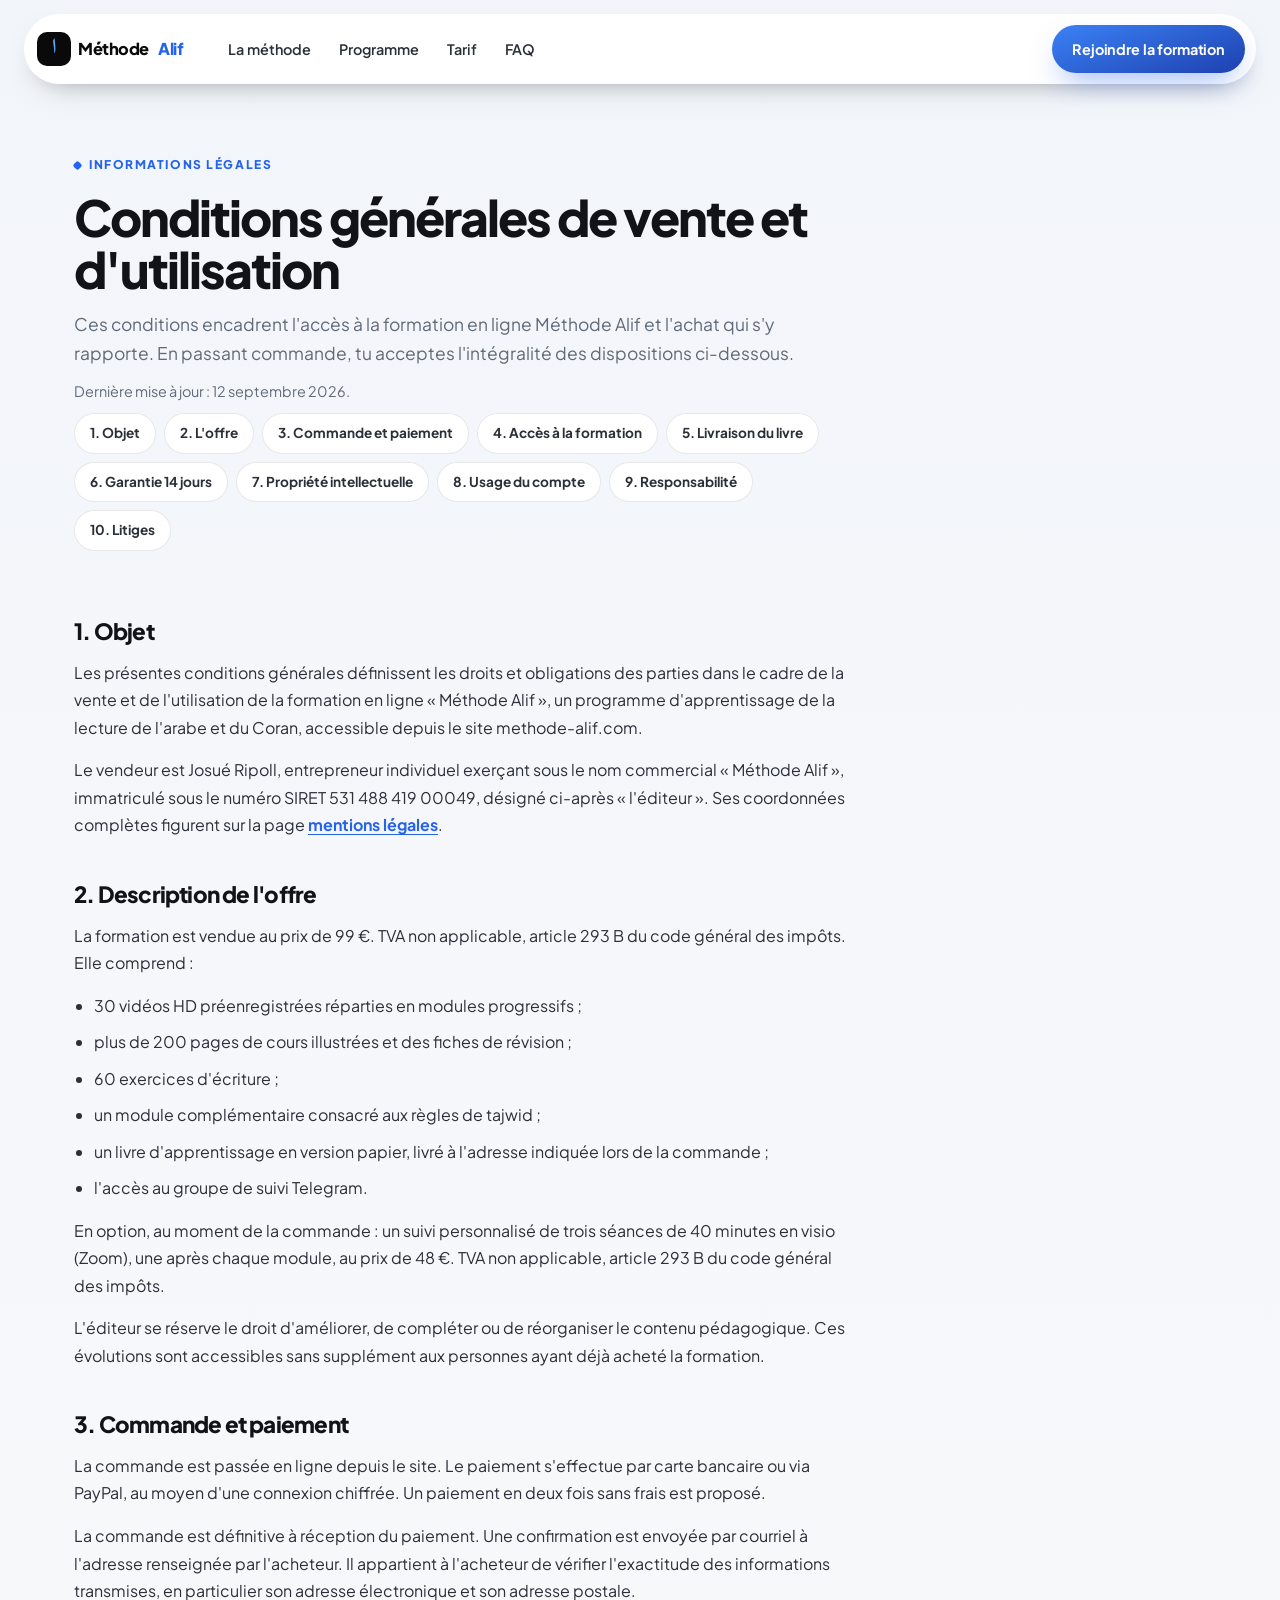
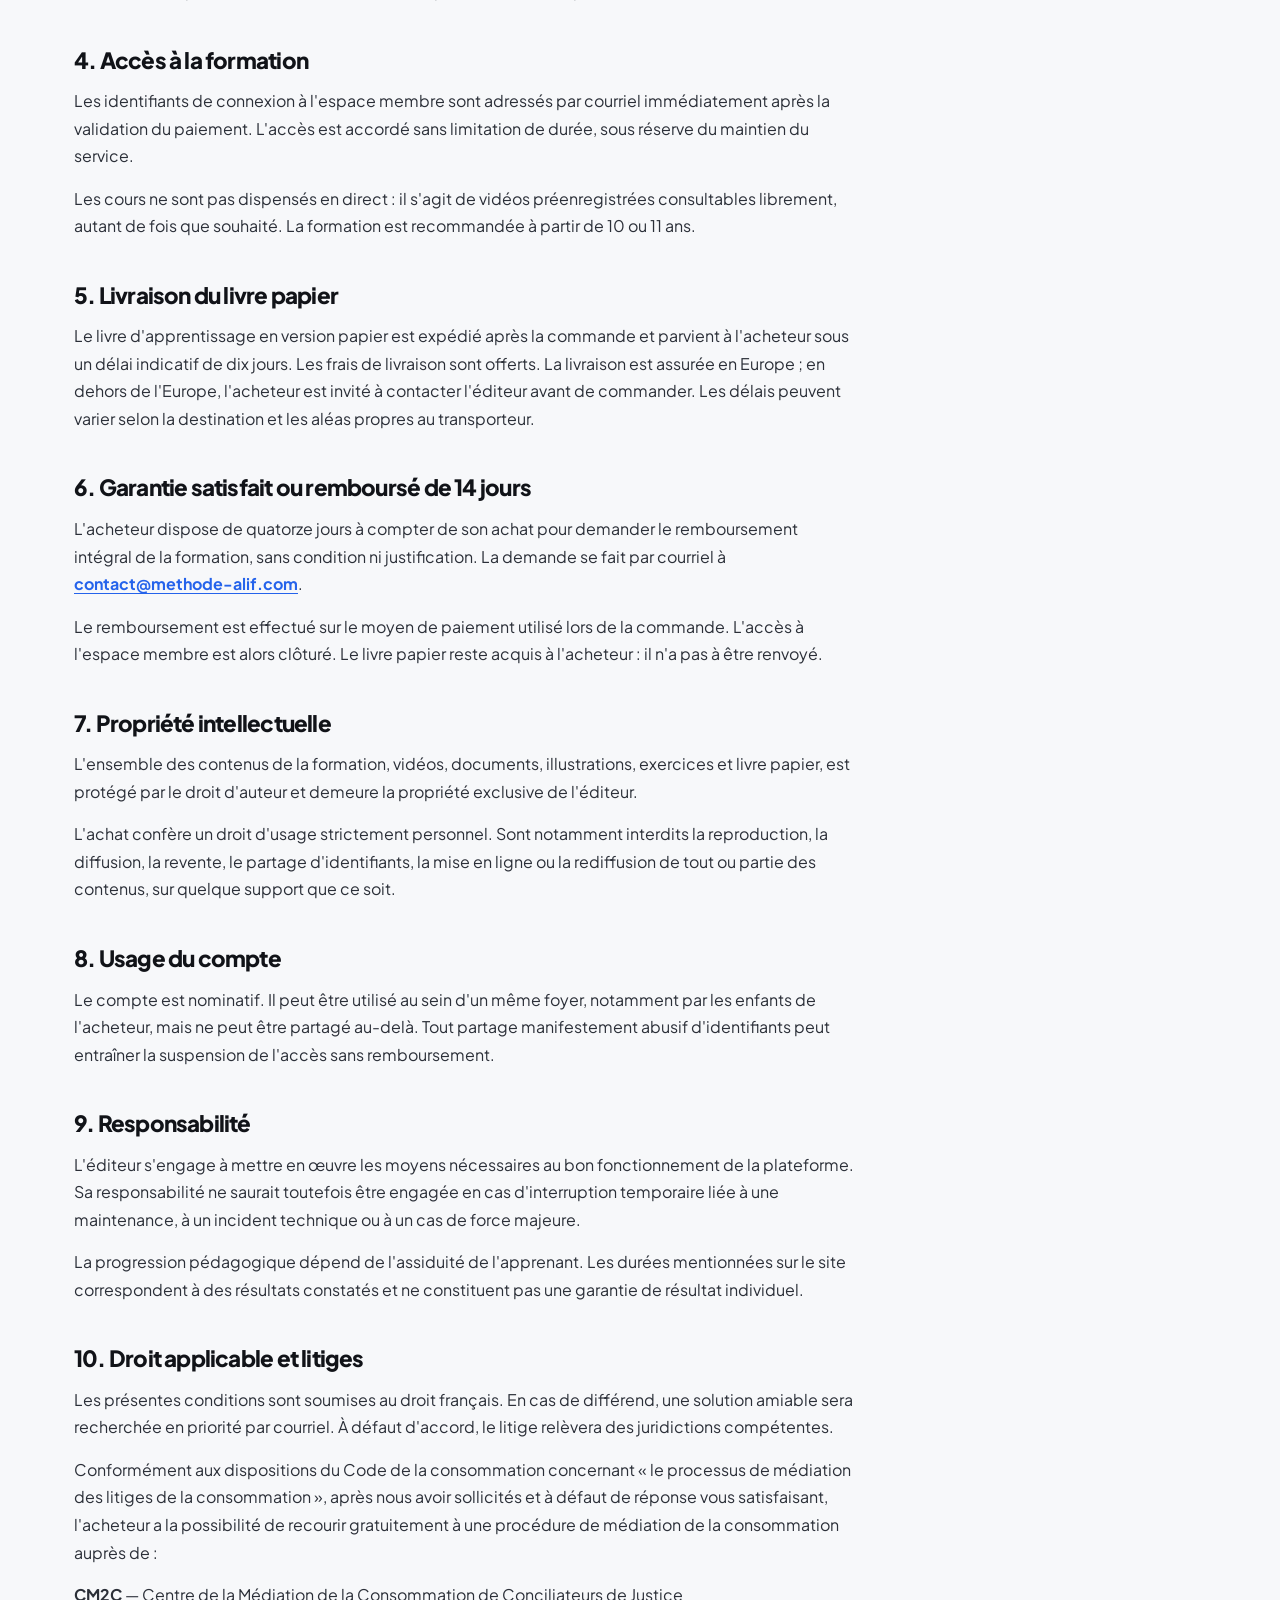
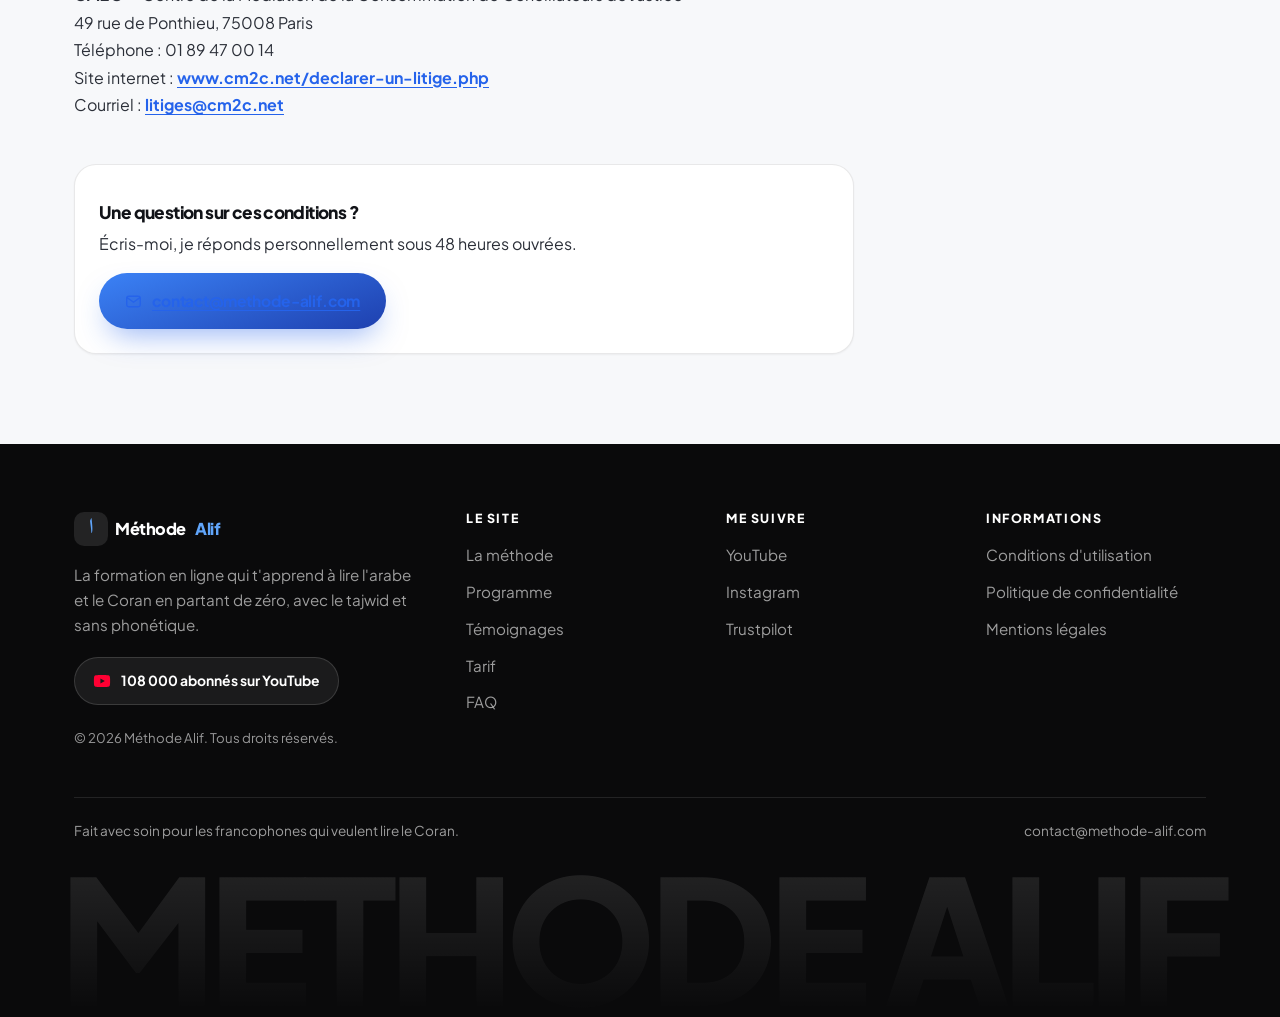
<file: conditions.html>
<!DOCTYPE html>
<html lang="fr">
<head>
<meta charset="utf-8">
<meta name="viewport" content="width=device-width,initial-scale=1">
<title>Conditions générales de vente et d'utilisation — Méthode Alif</title>
<meta name="description" content="Conditions générales de vente et d'utilisation de la formation en ligne Méthode Alif.">
<meta name="robots" content="noindex,follow">
<meta name="theme-color" content="#0A0A0B">
<link rel="icon" href="favicon.svg" type="image/svg+xml">
<link rel="preconnect" href="https://fonts.googleapis.com">
<link rel="preconnect" href="https://fonts.gstatic.com" crossorigin>
<link href="https://fonts.googleapis.com/css2?family=Plus+Jakarta+Sans:wght@400;500;600;700;800&family=Amiri:wght@400;700&display=swap" rel="stylesheet">
<link rel="stylesheet" href="styles.css">
<!-- PostHog (statistiques, sans cookies) -->
<script>
  !function(t,e){var o,n,p,r;e.__SV||(window.posthog && window.posthog.__loaded)||(window.posthog=e,e._i=[],e.init=function(i,s,a){function g(t,e){var o=e.split(".");2==o.length&&(t=t[o[0]],e=o[1]),t[e]=function(){t.push([e].concat(Array.prototype.slice.call(arguments,0)))}}p||((p=t.createElement("script")).type="text/javascript",p.crossOrigin="anonymous",p.async=!0,p.src=s.api_host.replace(".i.posthog.com","-assets.i.posthog.com")+"/static/array.js",p.onerror=function(){p=null},(r=t.getElementsByTagName("script")[0]).parentNode.insertBefore(p,r));var u=e;for(void 0!==a?u=e[a]=[]:a="posthog",u.people=u.people||[],Object.defineProperty(u,"toString",{configurable:!0,enumerable:!0,writable:!0,value:function(t){var e="posthog";return"posthog"!==a&&(e+="."+a),t||(e+=" (stub)"),e}}),Object.defineProperty(u.people,"toString",{configurable:!0,enumerable:!0,writable:!0,value:function(){return u.toString(1)+".people (stub)"}}),o="init capture register register_once register_for_session unregister opt_out_capturing has_opted_out_capturing opt_in_capturing reset isFeatureEnabled getFeatureFlag getFeatureFlagPayload reloadFeatureFlags group identify setPersonProperties setPersonPropertiesForFlags resetPersonPropertiesForFlags setGroupPropertiesForFlags resetGroupPropertiesForFlags resetGroups onFeatureFlags addFeatureFlagsHandler onSessionId getSurveys getActiveMatchingSurveys renderSurvey canRenderSurvey getNextSurveyStep".split(" "),n=0;n<o.length;n++)g(u,o[n]);e._i.push([i,s,a])},e.__SV=1)}(document,window.posthog||[]);
  posthog.init('phc_m4oAm9m8c32tiQWZ7YqWjNNrg8LjRF7F36ZsCE29VwSV', {
    api_host: 'https://eu.i.posthog.com',
    defaults: '2026-08-30',
    cookieless_mode: 'always'
  })
</script>
</head>
<body>

<svg width="0" height="0" style="position:absolute" aria-hidden="true" focusable="false">
  <symbol id="i-arrow" viewBox="0 0 24 24" fill="none" stroke="currentColor" stroke-width="2.2" stroke-linecap="round" stroke-linejoin="round"><path d="M5 12h14"/><path d="M13 6l6 6-6 6"/></symbol>
  <symbol id="i-yt" viewBox="0 0 24 24" fill="currentColor"><path d="M22.5 6.4a2.8 2.8 0 0 0-2-2C18.8 4 12 4 12 4s-6.8 0-8.5.4a2.8 2.8 0 0 0-2 2A29 29 0 0 0 1.2 12a29 29 0 0 0 .3 5.6 2.8 2.8 0 0 0 2 2C5.2 20 12 20 12 20s6.8 0 8.5-.4a2.8 2.8 0 0 0 2-2 29 29 0 0 0 .3-5.6 29 29 0 0 0-.3-5.6zM9.9 15.4V8.6L15.8 12z"/></symbol>
  <symbol id="i-mail" viewBox="0 0 24 24" fill="none" stroke="currentColor" stroke-width="2" stroke-linecap="round" stroke-linejoin="round"><rect x="2.5" y="4.5" width="19" height="15" rx="2.5"/><path d="m3 6.5 9 6.6 9-6.6"/></symbol>
</svg>

<header class="nav-wrap">
  <nav class="nav is-stuck" aria-label="Navigation principale">
    <a class="brand" href="index.html"><span class="brand__mark"><span>ا</span></span>Méthode&nbsp;<span class="brand__alif">Alif</span></a>
    <div class="nav__links">
      <a href="index.html#methode">La méthode</a>
      <a href="index.html#programme">Programme</a>
      <a href="index.html#tarif">Tarif</a>
      <a href="index.html#faq">FAQ</a>
    </div>
    <a class="btn btn--primary nav__cta" href="index.html#tarif">Rejoindre la formation</a>
    <a class="nav__back" href="index.html">Accueil</a>
  </nav>
</header>

<main class="legal">
  <div class="container">
    <div class="legal__h">
      <span class="eyebrow">Informations légales</span>
      <h1 class="h2" style="margin-top:14px">Conditions générales de vente et d'utilisation</h1>
      <p class="lead" style="margin-top:14px">
        Ces conditions encadrent l'accès à la formation en ligne Méthode Alif et l'achat qui s'y rapporte.
        En passant commande, tu acceptes l'intégralité des dispositions ci-dessous.
      </p>
      <p class="small" style="margin-top:10px">Dernière mise à jour : 12 septembre 2026.</p>
      <div class="legal__toc">
        <a href="#objet">1. Objet</a>
        <a href="#offre">2. L'offre</a>
        <a href="#commande">3. Commande et paiement</a>
        <a href="#acces">4. Accès à la formation</a>
        <a href="#livraison">5. Livraison du livre</a>
        <a href="#retractation">6. Garantie 14 jours</a>
        <a href="#propriete">7. Propriété intellectuelle</a>
        <a href="#usage">8. Usage du compte</a>
        <a href="#responsabilite">9. Responsabilité</a>
        <a href="#litiges">10. Litiges</a>
      </div>
    </div>

    <div class="legal__b">
      <h2 id="objet">1. Objet</h2>
      <p>
        Les présentes conditions générales définissent les droits et obligations des parties dans le cadre de la vente
        et de l'utilisation de la formation en ligne « Méthode Alif », un programme d'apprentissage de la lecture de
        l'arabe et du Coran, accessible depuis le site methode-alif.com.
      </p>
      <p>
        Le vendeur est Josué Ripoll, entrepreneur individuel exerçant sous le nom commercial « Méthode Alif »,
        immatriculé sous le numéro SIRET 531 488 419 00049, désigné ci-après « l'éditeur ». Ses coordonnées
        complètes figurent sur la page <a href="mentions-legales.html">mentions légales</a>.
      </p>

      <h2 id="offre">2. Description de l'offre</h2>
      <p>
        La formation est vendue au prix de 99 €. TVA non applicable, article 293 B du code général des impôts.
        Elle comprend :
      </p>
      <ul>
        <li>30 vidéos HD préenregistrées réparties en modules progressifs ;</li>
        <li>plus de 200 pages de cours illustrées et des fiches de révision ;</li>
        <li>60 exercices d'écriture ;</li>
        <li>un module complémentaire consacré aux règles de tajwid ;</li>
        <li>un livre d'apprentissage en version papier, livré à l'adresse indiquée lors de la commande ;</li>
        <li>l'accès au groupe de suivi Telegram.</li>
      </ul>
      <p>
        En option, au moment de la commande : un suivi personnalisé de trois séances de 40 minutes en visio
        (Zoom), une après chaque module, au prix de 48 €. TVA non applicable, article 293 B du code général des impôts.
      </p>
      <p>
        L'éditeur se réserve le droit d'améliorer, de compléter ou de réorganiser le contenu pédagogique.
        Ces évolutions sont accessibles sans supplément aux personnes ayant déjà acheté la formation.
      </p>

      <h2 id="commande">3. Commande et paiement</h2>
      <p>
        La commande est passée en ligne depuis le site. Le paiement s'effectue par carte bancaire ou via PayPal,
        au moyen d'une connexion chiffrée. Un paiement en deux fois sans frais est proposé.
      </p>
      <p>
        La commande est définitive à réception du paiement. Une confirmation est envoyée par courriel à l'adresse
        renseignée par l'acheteur. Il appartient à l'acheteur de vérifier l'exactitude des informations transmises,
        en particulier son adresse électronique et son adresse postale.
      </p>

      <h2 id="acces">4. Accès à la formation</h2>
      <p>
        Les identifiants de connexion à l'espace membre sont adressés par courriel immédiatement après la validation
        du paiement. L'accès est accordé sans limitation de durée, sous réserve du maintien du service.
      </p>
      <p>
        Les cours ne sont pas dispensés en direct : il s'agit de vidéos préenregistrées consultables librement,
        autant de fois que souhaité. La formation est recommandée à partir de 10 ou 11 ans.
      </p>

      <h2 id="livraison">5. Livraison du livre papier</h2>
      <p>
        Le livre d'apprentissage en version papier est expédié après la commande et parvient à l'acheteur sous un
        délai indicatif de dix jours. Les frais de livraison sont offerts. La livraison est assurée en Europe ;
        en dehors de l'Europe, l'acheteur est invité à contacter l'éditeur avant de commander. Les délais peuvent
        varier selon la destination et les aléas propres au transporteur.
      </p>

      <h2 id="retractation">6. Garantie satisfait ou remboursé de 14 jours</h2>
      <p>
        L'acheteur dispose de quatorze jours à compter de son achat pour demander le remboursement intégral de la
        formation, sans condition ni justification. La demande se fait par courriel à
        <a href="mailto:contact@methode-alif.com">contact@methode-alif.com</a>.
      </p>
      <p>
        Le remboursement est effectué sur le moyen de paiement utilisé lors de la commande. L'accès à l'espace membre
        est alors clôturé. Le livre papier reste acquis à l'acheteur : il n'a pas à être renvoyé.
      </p>

      <h2 id="propriete">7. Propriété intellectuelle</h2>
      <p>
        L'ensemble des contenus de la formation, vidéos, documents, illustrations, exercices et livre papier, est
        protégé par le droit d'auteur et demeure la propriété exclusive de l'éditeur.
      </p>
      <p>
        L'achat confère un droit d'usage strictement personnel. Sont notamment interdits la reproduction, la
        diffusion, la revente, le partage d'identifiants, la mise en ligne ou la rediffusion de tout ou partie des
        contenus, sur quelque support que ce soit.
      </p>

      <h2 id="usage">8. Usage du compte</h2>
      <p>
        Le compte est nominatif. Il peut être utilisé au sein d'un même foyer, notamment par les enfants de
        l'acheteur, mais ne peut être partagé au-delà. Tout partage manifestement abusif d'identifiants peut entraîner
        la suspension de l'accès sans remboursement.
      </p>

      <h2 id="responsabilite">9. Responsabilité</h2>
      <p>
        L'éditeur s'engage à mettre en œuvre les moyens nécessaires au bon fonctionnement de la plateforme. Sa
        responsabilité ne saurait toutefois être engagée en cas d'interruption temporaire liée à une maintenance, à un
        incident technique ou à un cas de force majeure.
      </p>
      <p>
        La progression pédagogique dépend de l'assiduité de l'apprenant. Les durées mentionnées sur le site
        correspondent à des résultats constatés et ne constituent pas une garantie de résultat individuel.
      </p>

      <h2 id="litiges">10. Droit applicable et litiges</h2>
      <p>
        Les présentes conditions sont soumises au droit français. En cas de différend, une solution amiable sera
        recherchée en priorité par courriel. À défaut d'accord, le litige relèvera des juridictions compétentes.
      </p>
      <p>
        Conformément aux dispositions du Code de la consommation concernant « le processus de médiation des litiges
        de la consommation », après nous avoir sollicités et à défaut de réponse vous satisfaisant, l'acheteur a la
        possibilité de recourir gratuitement à une procédure de médiation de la consommation auprès de :
      </p>
      <p>
        <strong>CM2C</strong> — Centre de la Médiation de la Consommation de Conciliateurs de Justice<br>
        49 rue de Ponthieu, 75008 Paris<br>
        Téléphone : 01 89 47 00 14<br>
        Site internet : <a href="https://www.cm2c.net/declarer-un-litige.php" target="_blank" rel="noopener">www.cm2c.net/declarer-un-litige.php</a><br>
        Courriel : <a href="mailto:litiges@cm2c.net">litiges@cm2c.net</a>
      </p>

      <div class="legal__card" style="margin-top:30px">
        <h3 style="margin-bottom:8px">Une question sur ces conditions ?</h3>
        <p style="margin-bottom:16px">Écris-moi, je réponds personnellement sous 48 heures ouvrées.</p>
        <a class="btn btn--primary" href="mailto:contact@methode-alif.com"><svg><use href="#i-mail"/></svg>contact@methode-alif.com</a>
      </div>
    </div>
  </div>
</main>

<footer class="footer">
  <div class="container">
    <div class="footer__g">
      <div>
        <a class="brand" href="index.html"><span class="brand__mark"><span>ا</span></span>Méthode&nbsp;<span class="brand__alif">Alif</span></a>
        <p class="footer__about">La formation en ligne qui t'apprend à lire l'arabe et le Coran en partant de zéro, avec le tajwid et sans phonétique.</p>
        <a class="footer__yt" href="https://www.youtube.com/@Nour_kitab" target="_blank" rel="noopener"><svg><use href="#i-yt"/></svg>108 000 abonnés sur YouTube</a>
        <p class="footer__c">© <span data-year>2026</span> Méthode Alif. Tous droits réservés.</p>
      </div>
      <div>
        <h4>Le site</h4>
        <ul>
          <li><a href="index.html#methode">La méthode</a></li>
          <li><a href="index.html#programme">Programme</a></li>
          <li><a href="index.html#avis">Témoignages</a></li>
          <li><a href="index.html#tarif">Tarif</a></li>
          <li><a href="index.html#faq">FAQ</a></li>
        </ul>
      </div>
      <div>
        <h4>Me suivre</h4>
        <ul>
          <li><a href="https://www.youtube.com/@Nour_kitab" target="_blank" rel="noopener">YouTube</a></li>
          <li><a href="https://www.instagram.com/methode_alif/" target="_blank" rel="noopener">Instagram</a></li>
          <li><a href="https://fr.trustpilot.com/review/methode-alif.com" target="_blank" rel="noopener">Trustpilot</a></li>
        </ul>
      </div>
      <div>
        <h4>Informations</h4>
        <ul>
          <li><a href="conditions.html">Conditions d'utilisation</a></li>
          <li><a href="confidentialite.html">Politique de confidentialité</a></li>
          <li><a href="mentions-legales.html">Mentions légales</a></li>
        </ul>
      </div>
    </div>
    <div class="footer__b">
      <span>Fait avec soin pour les francophones qui veulent lire le Coran.</span>
      <a href="mailto:contact@methode-alif.com">contact@methode-alif.com</a>
    </div>
  </div>
  <div class="footer__w" aria-hidden="true">MÉTHODE ALIF</div>
</footer>

<script src="app.js"></script>
</body>
</html>
</file>
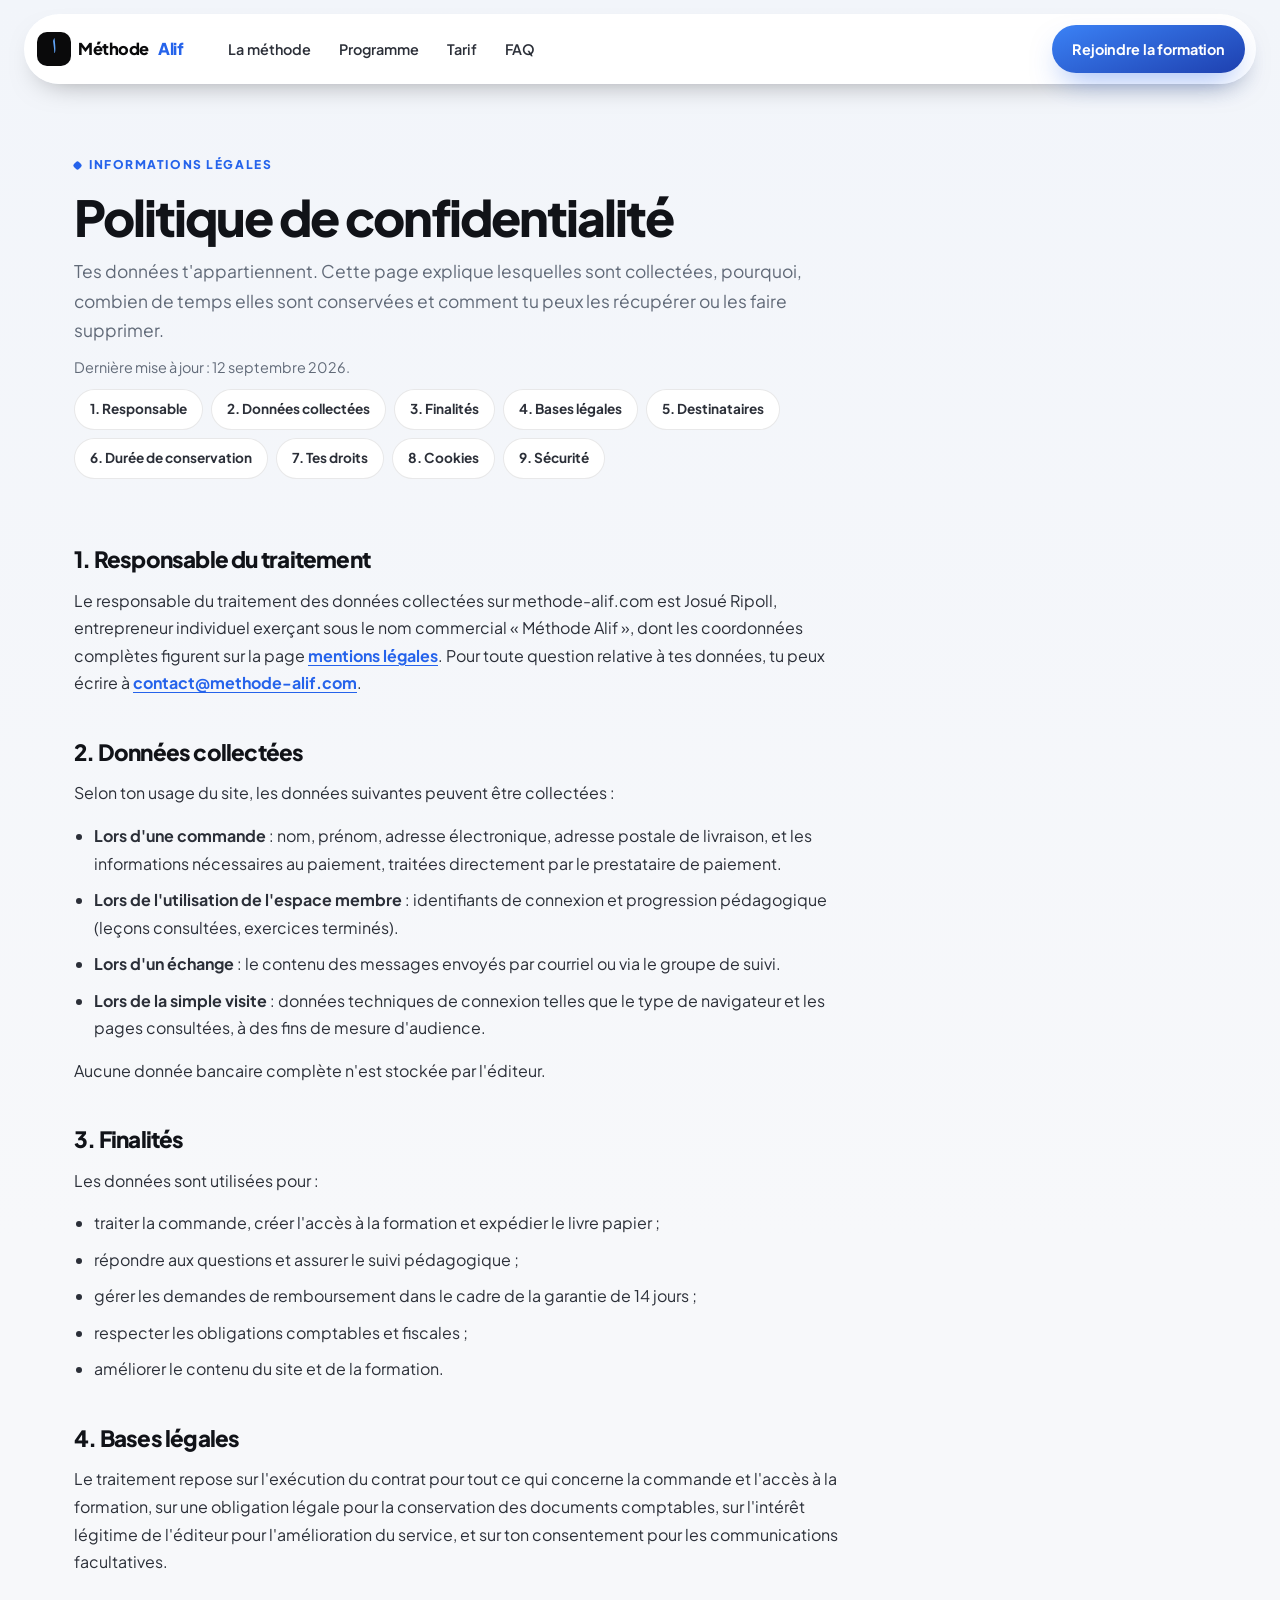
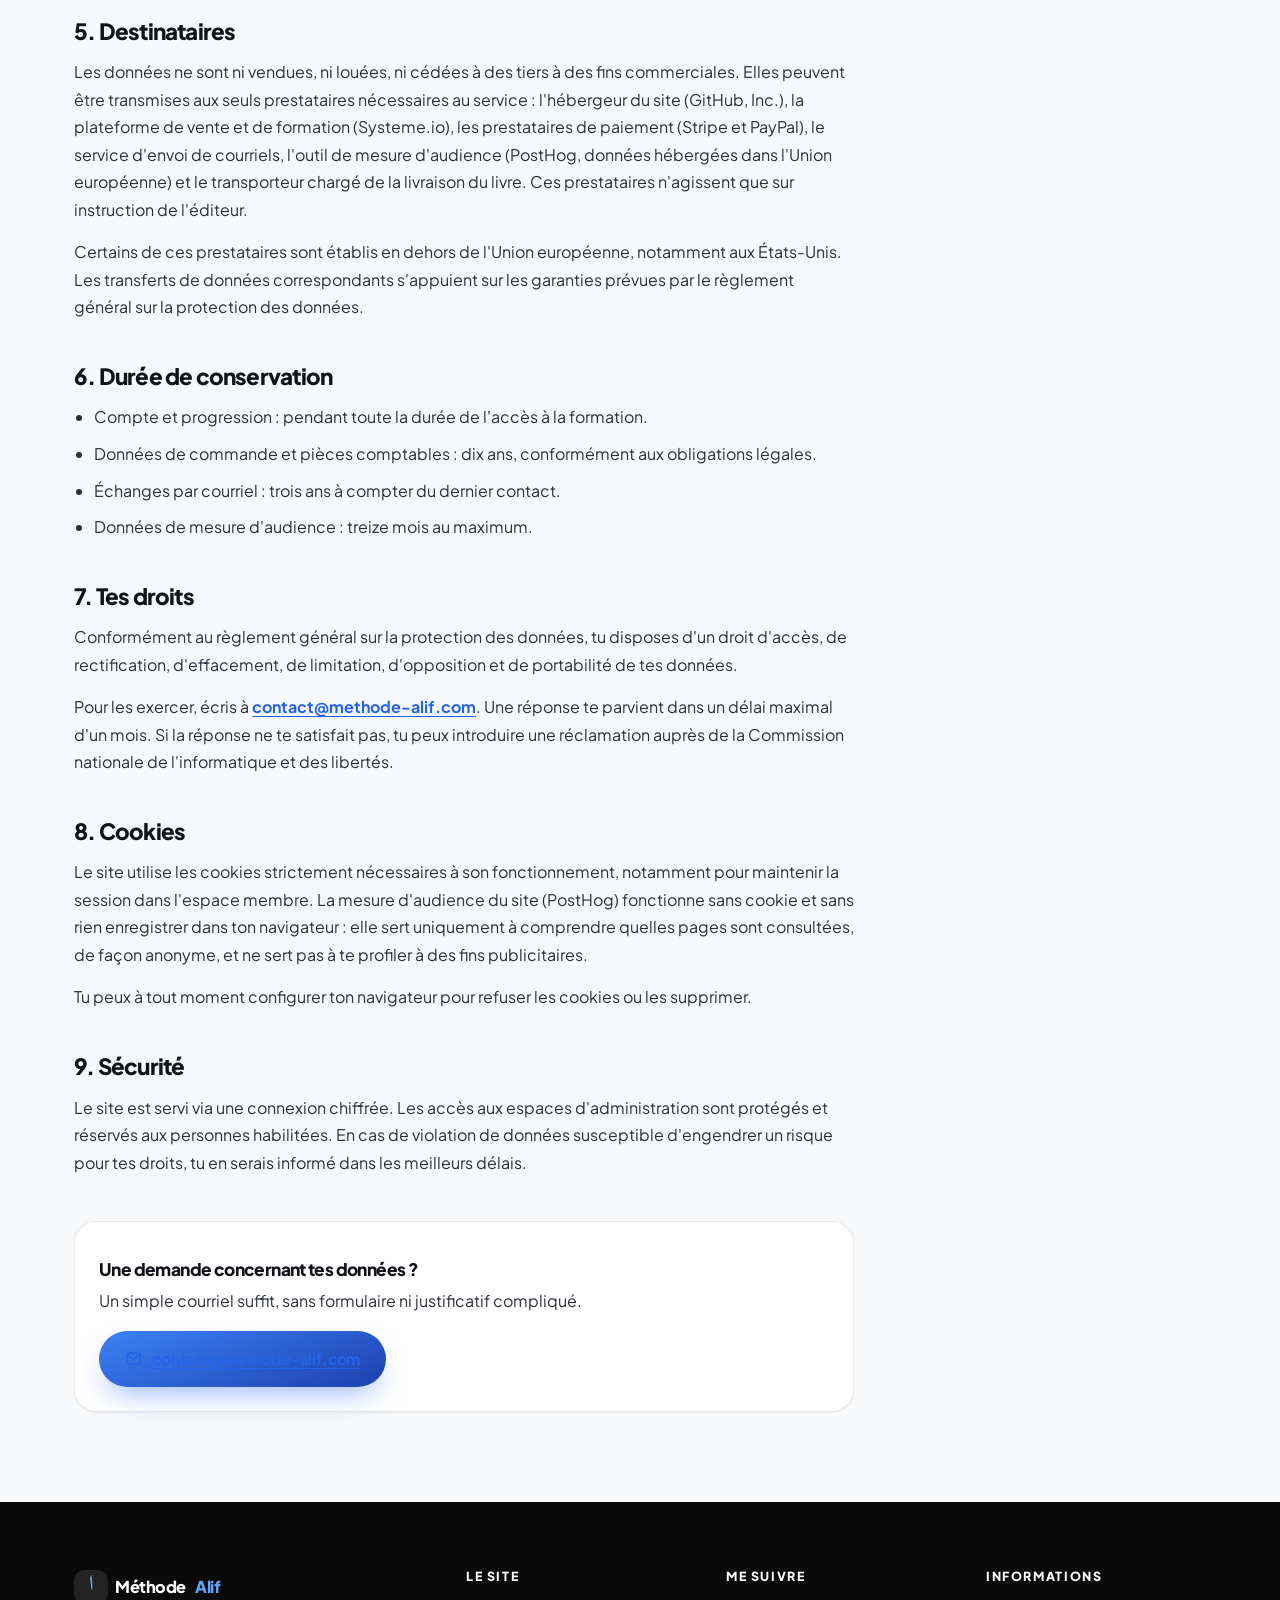
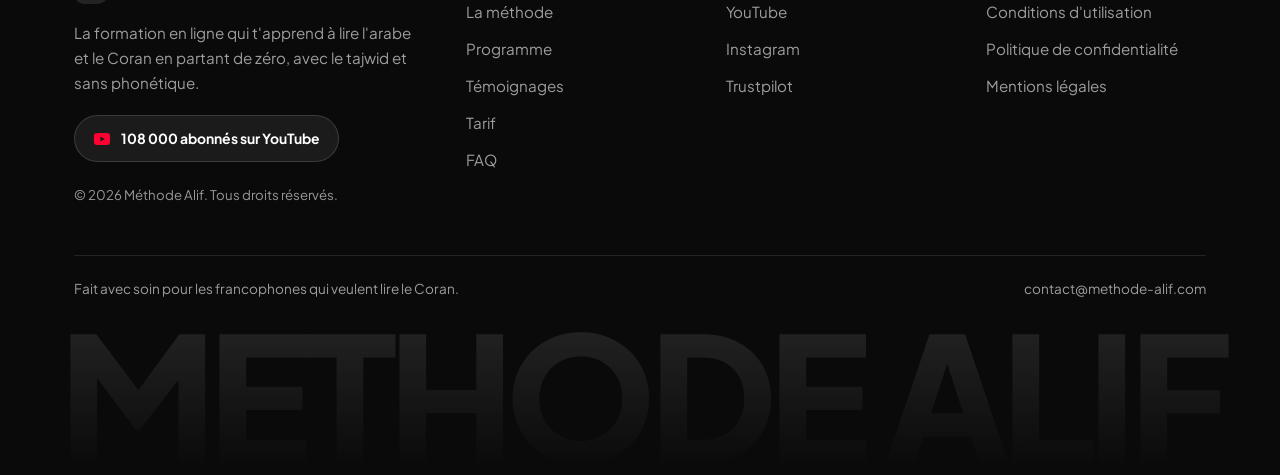
<file: confidentialite.html>
<!DOCTYPE html>
<html lang="fr">
<head>
<meta charset="utf-8">
<meta name="viewport" content="width=device-width,initial-scale=1">
<title>Politique de confidentialité — Méthode Alif</title>
<meta name="description" content="Comment la Méthode Alif collecte, utilise et protège tes données personnelles.">
<meta name="robots" content="noindex,follow">
<meta name="theme-color" content="#0A0A0B">
<link rel="icon" href="favicon.svg" type="image/svg+xml">
<link rel="preconnect" href="https://fonts.googleapis.com">
<link rel="preconnect" href="https://fonts.gstatic.com" crossorigin>
<link href="https://fonts.googleapis.com/css2?family=Plus+Jakarta+Sans:wght@400;500;600;700;800&family=Amiri:wght@400;700&display=swap" rel="stylesheet">
<link rel="stylesheet" href="styles.css">
<!-- PostHog (statistiques, sans cookies) -->
<script>
  !function(t,e){var o,n,p,r;e.__SV||(window.posthog && window.posthog.__loaded)||(window.posthog=e,e._i=[],e.init=function(i,s,a){function g(t,e){var o=e.split(".");2==o.length&&(t=t[o[0]],e=o[1]),t[e]=function(){t.push([e].concat(Array.prototype.slice.call(arguments,0)))}}p||((p=t.createElement("script")).type="text/javascript",p.crossOrigin="anonymous",p.async=!0,p.src=s.api_host.replace(".i.posthog.com","-assets.i.posthog.com")+"/static/array.js",p.onerror=function(){p=null},(r=t.getElementsByTagName("script")[0]).parentNode.insertBefore(p,r));var u=e;for(void 0!==a?u=e[a]=[]:a="posthog",u.people=u.people||[],Object.defineProperty(u,"toString",{configurable:!0,enumerable:!0,writable:!0,value:function(t){var e="posthog";return"posthog"!==a&&(e+="."+a),t||(e+=" (stub)"),e}}),Object.defineProperty(u.people,"toString",{configurable:!0,enumerable:!0,writable:!0,value:function(){return u.toString(1)+".people (stub)"}}),o="init capture register register_once register_for_session unregister opt_out_capturing has_opted_out_capturing opt_in_capturing reset isFeatureEnabled getFeatureFlag getFeatureFlagPayload reloadFeatureFlags group identify setPersonProperties setPersonPropertiesForFlags resetPersonPropertiesForFlags setGroupPropertiesForFlags resetGroupPropertiesForFlags resetGroups onFeatureFlags addFeatureFlagsHandler onSessionId getSurveys getActiveMatchingSurveys renderSurvey canRenderSurvey getNextSurveyStep".split(" "),n=0;n<o.length;n++)g(u,o[n]);e._i.push([i,s,a])},e.__SV=1)}(document,window.posthog||[]);
  posthog.init('phc_m4oAm9m8c32tiQWZ7YqWjNNrg8LjRF7F36ZsCE29VwSV', {
    api_host: 'https://eu.i.posthog.com',
    defaults: '2026-08-30',
    cookieless_mode: 'always'
  })
</script>
</head>
<body>

<svg width="0" height="0" style="position:absolute" aria-hidden="true" focusable="false">
  <symbol id="i-arrow" viewBox="0 0 24 24" fill="none" stroke="currentColor" stroke-width="2.2" stroke-linecap="round" stroke-linejoin="round"><path d="M5 12h14"/><path d="M13 6l6 6-6 6"/></symbol>
  <symbol id="i-yt" viewBox="0 0 24 24" fill="currentColor"><path d="M22.5 6.4a2.8 2.8 0 0 0-2-2C18.8 4 12 4 12 4s-6.8 0-8.5.4a2.8 2.8 0 0 0-2 2A29 29 0 0 0 1.2 12a29 29 0 0 0 .3 5.6 2.8 2.8 0 0 0 2 2C5.2 20 12 20 12 20s6.8 0 8.5-.4a2.8 2.8 0 0 0 2-2 29 29 0 0 0 .3-5.6 29 29 0 0 0-.3-5.6zM9.9 15.4V8.6L15.8 12z"/></symbol>
  <symbol id="i-mail" viewBox="0 0 24 24" fill="none" stroke="currentColor" stroke-width="2" stroke-linecap="round" stroke-linejoin="round"><rect x="2.5" y="4.5" width="19" height="15" rx="2.5"/><path d="m3 6.5 9 6.6 9-6.6"/></symbol>
</svg>

<header class="nav-wrap">
  <nav class="nav is-stuck" aria-label="Navigation principale">
    <a class="brand" href="index.html"><span class="brand__mark"><span>ا</span></span>Méthode&nbsp;<span class="brand__alif">Alif</span></a>
    <div class="nav__links">
      <a href="index.html#methode">La méthode</a>
      <a href="index.html#programme">Programme</a>
      <a href="index.html#tarif">Tarif</a>
      <a href="index.html#faq">FAQ</a>
    </div>
    <a class="btn btn--primary nav__cta" href="index.html#tarif">Rejoindre la formation</a>
    <a class="nav__back" href="index.html">Accueil</a>
  </nav>
</header>

<main class="legal">
  <div class="container">
    <div class="legal__h">
      <span class="eyebrow">Informations légales</span>
      <h1 class="h2" style="margin-top:14px">Politique de confidentialité</h1>
      <p class="lead" style="margin-top:14px">
        Tes données t'appartiennent. Cette page explique lesquelles sont collectées, pourquoi, combien de temps
        elles sont conservées et comment tu peux les récupérer ou les faire supprimer.
      </p>
      <p class="small" style="margin-top:10px">Dernière mise à jour : 12 septembre 2026.</p>
      <div class="legal__toc">
        <a href="#responsable">1. Responsable</a>
        <a href="#donnees">2. Données collectées</a>
        <a href="#finalites">3. Finalités</a>
        <a href="#base">4. Bases légales</a>
        <a href="#destinataires">5. Destinataires</a>
        <a href="#duree">6. Durée de conservation</a>
        <a href="#droits">7. Tes droits</a>
        <a href="#cookies">8. Cookies</a>
        <a href="#securite">9. Sécurité</a>
      </div>
    </div>

    <div class="legal__b">
      <h2 id="responsable">1. Responsable du traitement</h2>
      <p>
        Le responsable du traitement des données collectées sur methode-alif.com est Josué Ripoll, entrepreneur
        individuel exerçant sous le nom commercial « Méthode Alif », dont les coordonnées complètes figurent sur
        la page <a href="mentions-legales.html">mentions légales</a>.
        Pour toute question relative à tes données, tu peux écrire à
        <a href="mailto:contact@methode-alif.com">contact@methode-alif.com</a>.
      </p>

      <h2 id="donnees">2. Données collectées</h2>
      <p>Selon ton usage du site, les données suivantes peuvent être collectées :</p>
      <ul>
        <li><strong>Lors d'une commande</strong> : nom, prénom, adresse électronique, adresse postale de livraison, et les informations nécessaires au paiement, traitées directement par le prestataire de paiement.</li>
        <li><strong>Lors de l'utilisation de l'espace membre</strong> : identifiants de connexion et progression pédagogique (leçons consultées, exercices terminés).</li>
        <li><strong>Lors d'un échange</strong> : le contenu des messages envoyés par courriel ou via le groupe de suivi.</li>
        <li><strong>Lors de la simple visite</strong> : données techniques de connexion telles que le type de navigateur et les pages consultées, à des fins de mesure d'audience.</li>
      </ul>
      <p>Aucune donnée bancaire complète n'est stockée par l'éditeur.</p>

      <h2 id="finalites">3. Finalités</h2>
      <p>Les données sont utilisées pour :</p>
      <ul>
        <li>traiter la commande, créer l'accès à la formation et expédier le livre papier ;</li>
        <li>répondre aux questions et assurer le suivi pédagogique ;</li>
        <li>gérer les demandes de remboursement dans le cadre de la garantie de 14 jours ;</li>
        <li>respecter les obligations comptables et fiscales ;</li>
        <li>améliorer le contenu du site et de la formation.</li>
      </ul>

      <h2 id="base">4. Bases légales</h2>
      <p>
        Le traitement repose sur l'exécution du contrat pour tout ce qui concerne la commande et l'accès à la
        formation, sur une obligation légale pour la conservation des documents comptables, sur l'intérêt légitime
        de l'éditeur pour l'amélioration du service, et sur ton consentement pour les communications facultatives.
      </p>

      <h2 id="destinataires">5. Destinataires</h2>
      <p>
        Les données ne sont ni vendues, ni louées, ni cédées à des tiers à des fins commerciales. Elles peuvent être
        transmises aux seuls prestataires nécessaires au service : l'hébergeur du site (GitHub, Inc.), la plateforme
        de vente et de formation (Systeme.io), les prestataires de paiement (Stripe et PayPal), le service d'envoi de
        courriels, l'outil de mesure d'audience (PostHog, données hébergées dans l'Union européenne) et le
        transporteur chargé de la livraison du livre. Ces prestataires n'agissent que sur
        instruction de l'éditeur.
      </p>
      <p>
        Certains de ces prestataires sont établis en dehors de l'Union européenne, notamment aux États-Unis.
        Les transferts de données correspondants s'appuient sur les garanties prévues par le règlement général
        sur la protection des données.
      </p>

      <h2 id="duree">6. Durée de conservation</h2>
      <ul>
        <li>Compte et progression : pendant toute la durée de l'accès à la formation.</li>
        <li>Données de commande et pièces comptables : dix ans, conformément aux obligations légales.</li>
        <li>Échanges par courriel : trois ans à compter du dernier contact.</li>
        <li>Données de mesure d'audience : treize mois au maximum.</li>
      </ul>

      <h2 id="droits">7. Tes droits</h2>
      <p>
        Conformément au règlement général sur la protection des données, tu disposes d'un droit d'accès, de
        rectification, d'effacement, de limitation, d'opposition et de portabilité de tes données.
      </p>
      <p>
        Pour les exercer, écris à <a href="mailto:contact@methode-alif.com">contact@methode-alif.com</a>. Une réponse
        te parvient dans un délai maximal d'un mois. Si la réponse ne te satisfait pas, tu peux introduire une
        réclamation auprès de la Commission nationale de l'informatique et des libertés.
      </p>

      <h2 id="cookies">8. Cookies</h2>
      <p>
        Le site utilise les cookies strictement nécessaires à son fonctionnement, notamment pour maintenir la session
        dans l'espace membre. La mesure d'audience du site (PostHog) fonctionne sans cookie et sans rien enregistrer
        dans ton navigateur : elle sert uniquement à comprendre quelles pages sont consultées, de façon anonyme, et
        ne sert pas à te profiler à des fins publicitaires.
      </p>
      <p>Tu peux à tout moment configurer ton navigateur pour refuser les cookies ou les supprimer.</p>

      <h2 id="securite">9. Sécurité</h2>
      <p>
        Le site est servi via une connexion chiffrée. Les accès aux espaces d'administration sont protégés et
        réservés aux personnes habilitées. En cas de violation de données susceptible d'engendrer un risque pour tes
        droits, tu en serais informé dans les meilleurs délais.
      </p>

      <div class="legal__card" style="margin-top:30px">
        <h3 style="margin-bottom:8px">Une demande concernant tes données ?</h3>
        <p style="margin-bottom:16px">Un simple courriel suffit, sans formulaire ni justificatif compliqué.</p>
        <a class="btn btn--primary" href="mailto:contact@methode-alif.com"><svg><use href="#i-mail"/></svg>contact@methode-alif.com</a>
      </div>
    </div>
  </div>
</main>

<footer class="footer">
  <div class="container">
    <div class="footer__g">
      <div>
        <a class="brand" href="index.html"><span class="brand__mark"><span>ا</span></span>Méthode&nbsp;<span class="brand__alif">Alif</span></a>
        <p class="footer__about">La formation en ligne qui t'apprend à lire l'arabe et le Coran en partant de zéro, avec le tajwid et sans phonétique.</p>
        <a class="footer__yt" href="https://www.youtube.com/@Nour_kitab" target="_blank" rel="noopener"><svg><use href="#i-yt"/></svg>108 000 abonnés sur YouTube</a>
        <p class="footer__c">© <span data-year>2026</span> Méthode Alif. Tous droits réservés.</p>
      </div>
      <div>
        <h4>Le site</h4>
        <ul>
          <li><a href="index.html#methode">La méthode</a></li>
          <li><a href="index.html#programme">Programme</a></li>
          <li><a href="index.html#avis">Témoignages</a></li>
          <li><a href="index.html#tarif">Tarif</a></li>
          <li><a href="index.html#faq">FAQ</a></li>
        </ul>
      </div>
      <div>
        <h4>Me suivre</h4>
        <ul>
          <li><a href="https://www.youtube.com/@Nour_kitab" target="_blank" rel="noopener">YouTube</a></li>
          <li><a href="https://www.instagram.com/methode_alif/" target="_blank" rel="noopener">Instagram</a></li>
          <li><a href="https://fr.trustpilot.com/review/methode-alif.com" target="_blank" rel="noopener">Trustpilot</a></li>
        </ul>
      </div>
      <div>
        <h4>Informations</h4>
        <ul>
          <li><a href="conditions.html">Conditions d'utilisation</a></li>
          <li><a href="confidentialite.html">Politique de confidentialité</a></li>
          <li><a href="mentions-legales.html">Mentions légales</a></li>
        </ul>
      </div>
    </div>
    <div class="footer__b">
      <span>Fait avec soin pour les francophones qui veulent lire le Coran.</span>
      <a href="mailto:contact@methode-alif.com">contact@methode-alif.com</a>
    </div>
  </div>
  <div class="footer__w" aria-hidden="true">MÉTHODE ALIF</div>
</footer>

<script src="app.js"></script>
</body>
</html>
</file>
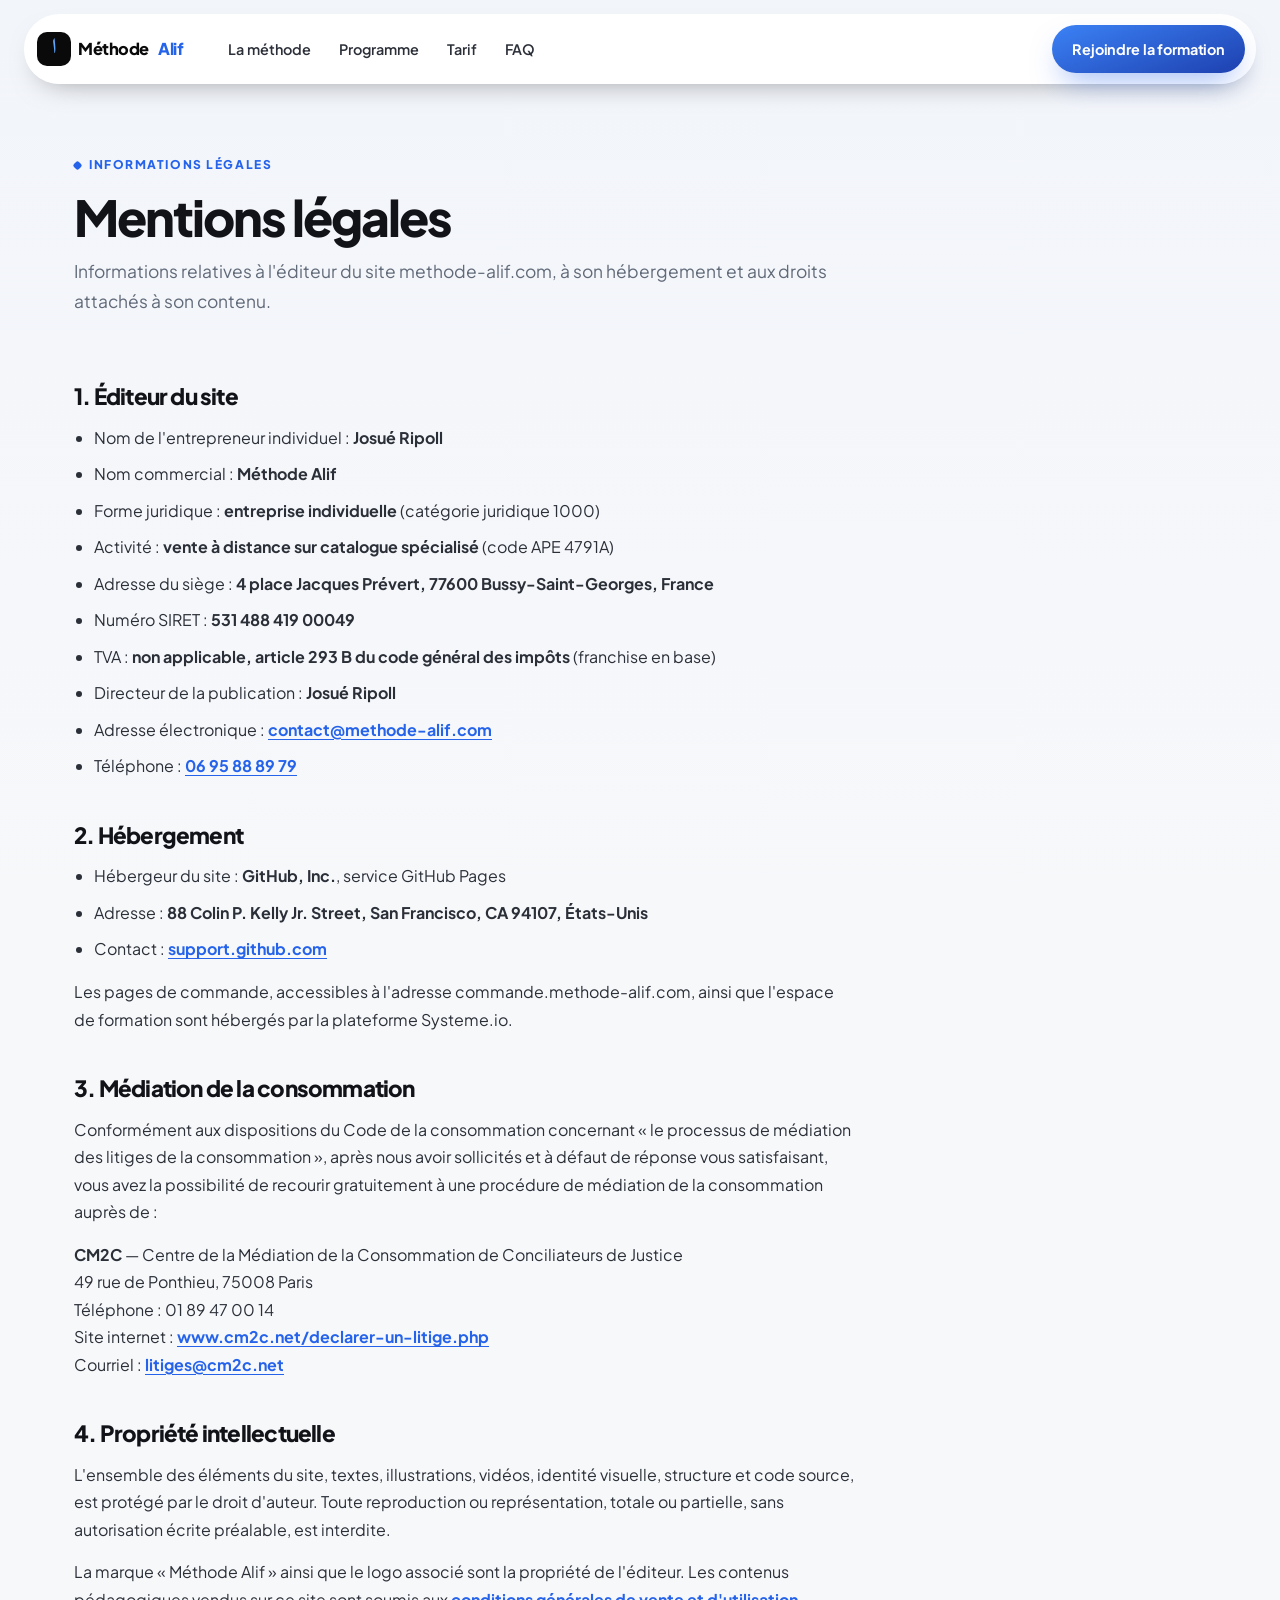
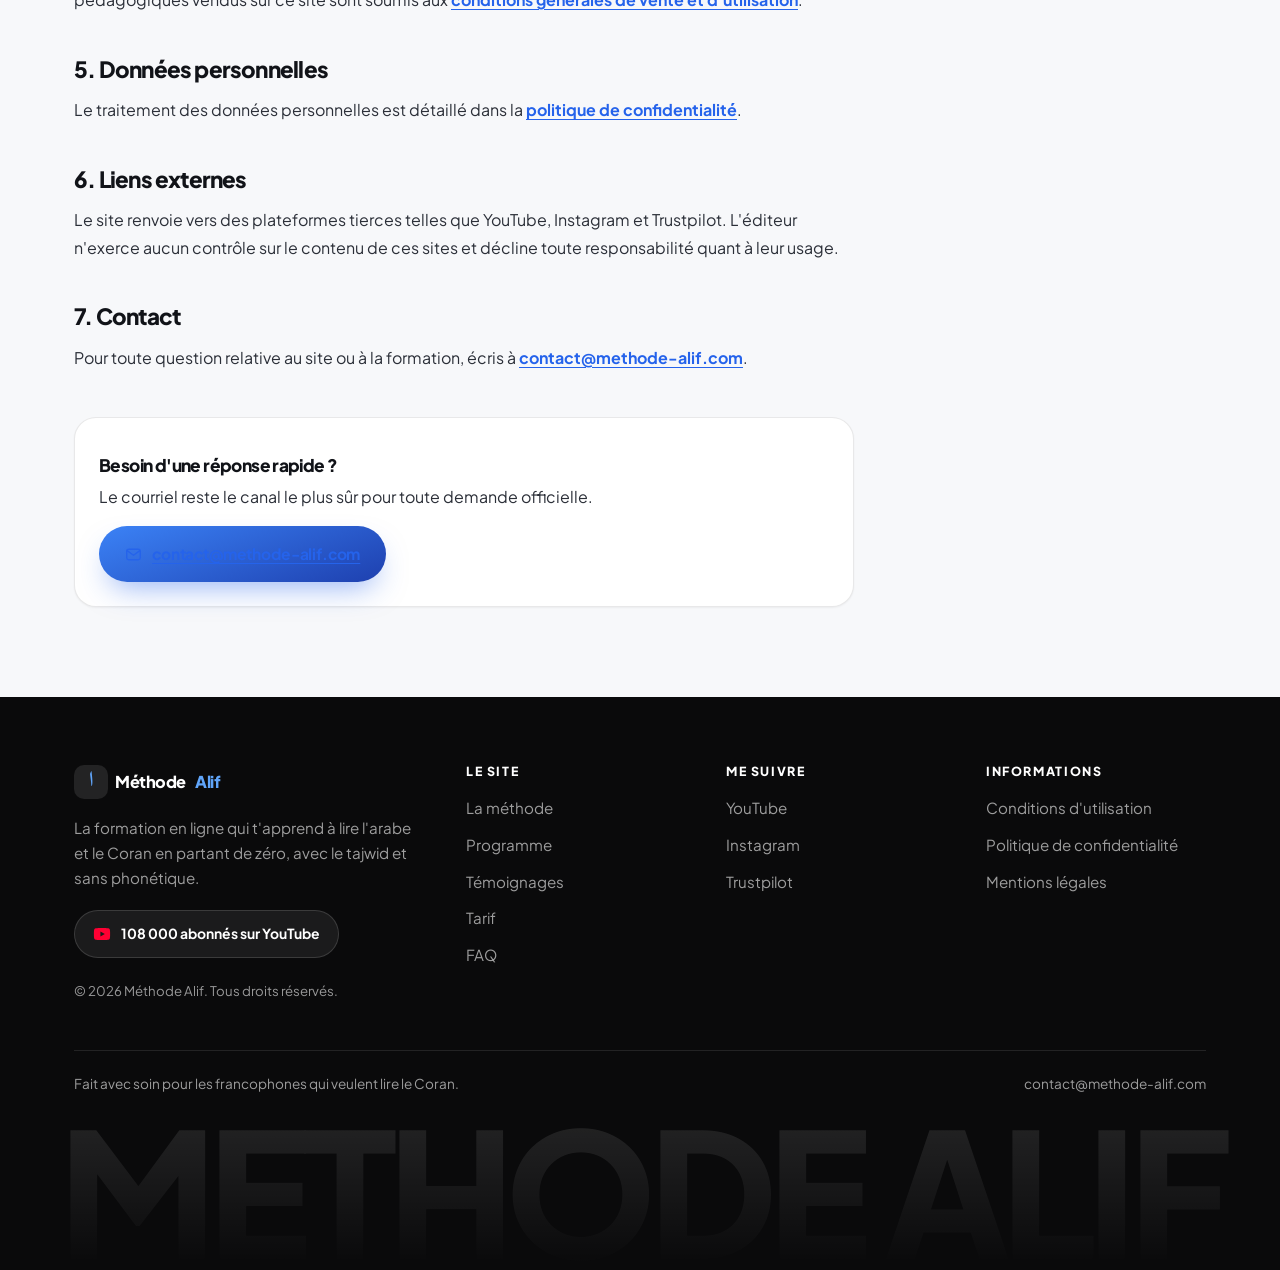
<file: mentions-legales.html>
<!DOCTYPE html>
<html lang="fr">
<head>
<meta charset="utf-8">
<meta name="viewport" content="width=device-width,initial-scale=1">
<title>Mentions légales — Méthode Alif</title>
<meta name="description" content="Mentions légales du site methode-alif.com : éditeur, hébergeur, propriété intellectuelle et contact.">
<meta name="robots" content="noindex,follow">
<meta name="theme-color" content="#0A0A0B">
<link rel="icon" href="favicon.svg" type="image/svg+xml">
<link rel="preconnect" href="https://fonts.googleapis.com">
<link rel="preconnect" href="https://fonts.gstatic.com" crossorigin>
<link href="https://fonts.googleapis.com/css2?family=Plus+Jakarta+Sans:wght@400;500;600;700;800&family=Amiri:wght@400;700&display=swap" rel="stylesheet">
<link rel="stylesheet" href="styles.css">
<!-- PostHog (statistiques, sans cookies) -->
<script>
  !function(t,e){var o,n,p,r;e.__SV||(window.posthog && window.posthog.__loaded)||(window.posthog=e,e._i=[],e.init=function(i,s,a){function g(t,e){var o=e.split(".");2==o.length&&(t=t[o[0]],e=o[1]),t[e]=function(){t.push([e].concat(Array.prototype.slice.call(arguments,0)))}}p||((p=t.createElement("script")).type="text/javascript",p.crossOrigin="anonymous",p.async=!0,p.src=s.api_host.replace(".i.posthog.com","-assets.i.posthog.com")+"/static/array.js",p.onerror=function(){p=null},(r=t.getElementsByTagName("script")[0]).parentNode.insertBefore(p,r));var u=e;for(void 0!==a?u=e[a]=[]:a="posthog",u.people=u.people||[],Object.defineProperty(u,"toString",{configurable:!0,enumerable:!0,writable:!0,value:function(t){var e="posthog";return"posthog"!==a&&(e+="."+a),t||(e+=" (stub)"),e}}),Object.defineProperty(u.people,"toString",{configurable:!0,enumerable:!0,writable:!0,value:function(){return u.toString(1)+".people (stub)"}}),o="init capture register register_once register_for_session unregister opt_out_capturing has_opted_out_capturing opt_in_capturing reset isFeatureEnabled getFeatureFlag getFeatureFlagPayload reloadFeatureFlags group identify setPersonProperties setPersonPropertiesForFlags resetPersonPropertiesForFlags setGroupPropertiesForFlags resetGroupPropertiesForFlags resetGroups onFeatureFlags addFeatureFlagsHandler onSessionId getSurveys getActiveMatchingSurveys renderSurvey canRenderSurvey getNextSurveyStep".split(" "),n=0;n<o.length;n++)g(u,o[n]);e._i.push([i,s,a])},e.__SV=1)}(document,window.posthog||[]);
  posthog.init('phc_m4oAm9m8c32tiQWZ7YqWjNNrg8LjRF7F36ZsCE29VwSV', {
    api_host: 'https://eu.i.posthog.com',
    defaults: '2026-08-30',
    cookieless_mode: 'always'
  })
</script>
</head>
<body>

<svg width="0" height="0" style="position:absolute" aria-hidden="true" focusable="false">
  <symbol id="i-arrow" viewBox="0 0 24 24" fill="none" stroke="currentColor" stroke-width="2.2" stroke-linecap="round" stroke-linejoin="round"><path d="M5 12h14"/><path d="M13 6l6 6-6 6"/></symbol>
  <symbol id="i-yt" viewBox="0 0 24 24" fill="currentColor"><path d="M22.5 6.4a2.8 2.8 0 0 0-2-2C18.8 4 12 4 12 4s-6.8 0-8.5.4a2.8 2.8 0 0 0-2 2A29 29 0 0 0 1.2 12a29 29 0 0 0 .3 5.6 2.8 2.8 0 0 0 2 2C5.2 20 12 20 12 20s6.8 0 8.5-.4a2.8 2.8 0 0 0 2-2 29 29 0 0 0 .3-5.6 29 29 0 0 0-.3-5.6zM9.9 15.4V8.6L15.8 12z"/></symbol>
  <symbol id="i-mail" viewBox="0 0 24 24" fill="none" stroke="currentColor" stroke-width="2" stroke-linecap="round" stroke-linejoin="round"><rect x="2.5" y="4.5" width="19" height="15" rx="2.5"/><path d="m3 6.5 9 6.6 9-6.6"/></symbol>
</svg>

<header class="nav-wrap">
  <nav class="nav is-stuck" aria-label="Navigation principale">
    <a class="brand" href="index.html"><span class="brand__mark"><span>ا</span></span>Méthode&nbsp;<span class="brand__alif">Alif</span></a>
    <div class="nav__links">
      <a href="index.html#methode">La méthode</a>
      <a href="index.html#programme">Programme</a>
      <a href="index.html#tarif">Tarif</a>
      <a href="index.html#faq">FAQ</a>
    </div>
    <a class="btn btn--primary nav__cta" href="index.html#tarif">Rejoindre la formation</a>
    <a class="nav__back" href="index.html">Accueil</a>
  </nav>
</header>

<main class="legal">
  <div class="container">
    <div class="legal__h">
      <span class="eyebrow">Informations légales</span>
      <h1 class="h2" style="margin-top:14px">Mentions légales</h1>
      <p class="lead" style="margin-top:14px">
        Informations relatives à l'éditeur du site methode-alif.com, à son hébergement et aux droits attachés à son
        contenu.
      </p>
    </div>

    <div class="legal__b">
      <h2>1. Éditeur du site</h2>
      <ul>
        <li>Nom de l'entrepreneur individuel : <strong>Josué Ripoll</strong></li>
        <li>Nom commercial : <strong>Méthode Alif</strong></li>
        <li>Forme juridique : <strong>entreprise individuelle</strong> (catégorie juridique 1000)</li>
        <li>Activité : <strong>vente à distance sur catalogue spécialisé</strong> (code APE 4791A)</li>
        <li>Adresse du siège : <strong>4 place Jacques Prévert, 77600 Bussy-Saint-Georges, France</strong></li>
        <li>Numéro SIRET : <strong>531 488 419 00049</strong></li>
        <li>TVA : <strong>non applicable, article 293 B du code général des impôts</strong> (franchise en base)</li>
        <li>Directeur de la publication : <strong>Josué Ripoll</strong></li>
        <li>Adresse électronique : <a href="mailto:contact@methode-alif.com">contact@methode-alif.com</a></li>
        <li>Téléphone : <a href="tel:+33695888979">06 95 88 89 79</a></li>
      </ul>

      <h2>2. Hébergement</h2>
      <ul>
        <li>Hébergeur du site : <strong>GitHub, Inc.</strong>, service GitHub Pages</li>
        <li>Adresse : <strong>88 Colin P. Kelly Jr. Street, San Francisco, CA 94107, États-Unis</strong></li>
        <li>Contact : <a href="https://support.github.com">support.github.com</a></li>
      </ul>
      <p>
        Les pages de commande, accessibles à l'adresse commande.methode-alif.com, ainsi que l'espace de formation
        sont hébergés par la plateforme Systeme.io.
      </p>

      <h2>3. Médiation de la consommation</h2>
      <p>
        Conformément aux dispositions du Code de la consommation concernant « le processus de médiation des litiges
        de la consommation », après nous avoir sollicités et à défaut de réponse vous satisfaisant, vous avez la
        possibilité de recourir gratuitement à une procédure de médiation de la consommation auprès de :
      </p>
      <p>
        <strong>CM2C</strong> — Centre de la Médiation de la Consommation de Conciliateurs de Justice<br>
        49 rue de Ponthieu, 75008 Paris<br>
        Téléphone : 01 89 47 00 14<br>
        Site internet : <a href="https://www.cm2c.net/declarer-un-litige.php" target="_blank" rel="noopener">www.cm2c.net/declarer-un-litige.php</a><br>
        Courriel : <a href="mailto:litiges@cm2c.net">litiges@cm2c.net</a>
      </p>

      <h2>4. Propriété intellectuelle</h2>
      <p>
        L'ensemble des éléments du site, textes, illustrations, vidéos, identité visuelle, structure et code source,
        est protégé par le droit d'auteur. Toute reproduction ou représentation, totale ou partielle, sans
        autorisation écrite préalable, est interdite.
      </p>
      <p>
        La marque « Méthode Alif » ainsi que le logo associé sont la propriété de l'éditeur. Les contenus
        pédagogiques vendus sur ce site sont soumis aux
        <a href="conditions.html">conditions générales de vente et d'utilisation</a>.
      </p>

      <h2>5. Données personnelles</h2>
      <p>
        Le traitement des données personnelles est détaillé dans la
        <a href="confidentialite.html">politique de confidentialité</a>.
      </p>

      <h2>6. Liens externes</h2>
      <p>
        Le site renvoie vers des plateformes tierces telles que YouTube, Instagram et Trustpilot. L'éditeur n'exerce
        aucun contrôle sur le contenu de ces sites et décline toute responsabilité quant à leur usage.
      </p>

      <h2>7. Contact</h2>
      <p>
        Pour toute question relative au site ou à la formation, écris à
        <a href="mailto:contact@methode-alif.com">contact@methode-alif.com</a>.
      </p>

      <div class="legal__card" style="margin-top:30px">
        <h3 style="margin-bottom:8px">Besoin d'une réponse rapide ?</h3>
        <p style="margin-bottom:16px">Le courriel reste le canal le plus sûr pour toute demande officielle.</p>
        <a class="btn btn--primary" href="mailto:contact@methode-alif.com"><svg><use href="#i-mail"/></svg>contact@methode-alif.com</a>
      </div>
    </div>
  </div>
</main>

<footer class="footer">
  <div class="container">
    <div class="footer__g">
      <div>
        <a class="brand" href="index.html"><span class="brand__mark"><span>ا</span></span>Méthode&nbsp;<span class="brand__alif">Alif</span></a>
        <p class="footer__about">La formation en ligne qui t'apprend à lire l'arabe et le Coran en partant de zéro, avec le tajwid et sans phonétique.</p>
        <a class="footer__yt" href="https://www.youtube.com/@Nour_kitab" target="_blank" rel="noopener"><svg><use href="#i-yt"/></svg>108 000 abonnés sur YouTube</a>
        <p class="footer__c">© <span data-year>2026</span> Méthode Alif. Tous droits réservés.</p>
      </div>
      <div>
        <h4>Le site</h4>
        <ul>
          <li><a href="index.html#methode">La méthode</a></li>
          <li><a href="index.html#programme">Programme</a></li>
          <li><a href="index.html#avis">Témoignages</a></li>
          <li><a href="index.html#tarif">Tarif</a></li>
          <li><a href="index.html#faq">FAQ</a></li>
        </ul>
      </div>
      <div>
        <h4>Me suivre</h4>
        <ul>
          <li><a href="https://www.youtube.com/@Nour_kitab" target="_blank" rel="noopener">YouTube</a></li>
          <li><a href="https://www.instagram.com/methode_alif/" target="_blank" rel="noopener">Instagram</a></li>
          <li><a href="https://fr.trustpilot.com/review/methode-alif.com" target="_blank" rel="noopener">Trustpilot</a></li>
        </ul>
      </div>
      <div>
        <h4>Informations</h4>
        <ul>
          <li><a href="conditions.html">Conditions d'utilisation</a></li>
          <li><a href="confidentialite.html">Politique de confidentialité</a></li>
          <li><a href="mentions-legales.html">Mentions légales</a></li>
        </ul>
      </div>
    </div>
    <div class="footer__b">
      <span>Fait avec soin pour les francophones qui veulent lire le Coran.</span>
      <a href="mailto:contact@methode-alif.com">contact@methode-alif.com</a>
    </div>
  </div>
  <div class="footer__w" aria-hidden="true">MÉTHODE ALIF</div>
</footer>

<script src="app.js"></script>
</body>
</html>
</file>
<file: styles.css>
/* ==========================================================================
   Méthode Alif — v2
   Palette : bleu électrique + noir
   Corrections de l'audit : tailles de texte, contrastes, densité, hiérarchie.
   ========================================================================== */

/* ------------------------------------------------------------- 1. Tokens */
:root{
  /* Noirs et gris (tous les gris de texte passent le contraste AA) */
  --black:#0A0A0B;
  --ink:#111318;
  --ink-2:#2B2F38;
  --grey:#616A78;        /* 5.6:1 sur blanc */
  --grey-2:#8A93A1;      /* décoratif uniquement, jamais de texte courant */
  --line:rgba(10,10,11,.09);
  --line-2:rgba(10,10,11,.16);

  /* Bleus */
  --blue-700:#1E40AF;
  --blue-600:#2563EB;
  --blue-500:#3B82F6;
  --blue-400:#60A5FA;
  --blue-200:#BFDBFE;
  --blue-100:#DBEAFE;
  --blue-50:#EFF6FF;

  /* Accents de notation */
  --star:#F5A524;        /* etoiles des avis clients */
  --tp:#00B67A;          /* vert Trustpilot */

  /* Fonds */
  --paper:#FFFFFF;
  --bg:#F7F8FA;
  --bg-2:#F1F3F7;

  --shadow-xs:0 1px 2px rgba(10,10,11,.05);
  --shadow-sm:0 3px 12px rgba(10,10,11,.07);
  --shadow-md:0 14px 34px -14px rgba(10,10,11,.22);
  --shadow-lg:0 36px 70px -26px rgba(10,10,11,.35);
  --shadow-blue:0 14px 30px -10px rgba(37,99,235,.5);

  --r-sm:10px;
  --r-md:14px;
  --r-lg:22px;
  --r-xl:30px;
  --r-pill:999px;

  --ff:"Plus Jakarta Sans",system-ui,-apple-system,"Segoe UI",sans-serif;
  --ff-ar:"Amiri","Noto Naskh Arabic",serif;

  --container:1180px;
  --ease:cubic-bezier(.22,.8,.28,1);
}

/* -------------------------------------------------------------- 2. Reset */
*,*::before,*::after{box-sizing:border-box}
html{-webkit-text-size-adjust:100%;scroll-behavior:smooth;scroll-padding-top:100px}
body{
  margin:0;font-family:var(--ff);font-size:16px;line-height:1.68;
  color:var(--ink-2);background:var(--bg);-webkit-font-smoothing:antialiased;overflow-x:hidden;
}
body.is-locked{overflow:hidden}
img,svg,iframe{max-width:100%;display:block}
a{color:inherit;text-decoration:none}
button{font:inherit;color:inherit;background:none;border:0;cursor:pointer}
ul{margin:0;padding:0;list-style:none}
h1,h2,h3,h4{margin:0;color:var(--ink);font-weight:800;line-height:1.1;letter-spacing:-.035em}
p{margin:0}
:focus-visible{outline:2px solid var(--blue-600);outline-offset:3px;border-radius:6px}
::selection{background:var(--blue-100);color:var(--blue-700)}
::-webkit-scrollbar{width:11px;height:11px}
::-webkit-scrollbar-track{background:var(--bg-2)}
::-webkit-scrollbar-thumb{background:#C6CCD6;border-radius:99px;border:3px solid var(--bg-2)}

/* --------------------------------------------------------- 3. Utilitaires */
.container{width:100%;max-width:var(--container);margin-inline:auto;padding-inline:24px}
.section{position:relative;padding:88px 0}
.section--sm{padding:66px 0}
.center{text-align:center}
.ar{font-family:var(--ff-ar);direction:rtl;unicode-bidi:isolate}
.sr-only{position:absolute;width:1px;height:1px;overflow:hidden;clip:rect(0 0 0 0);white-space:nowrap}

.eyebrow{
  display:inline-flex;align-items:center;gap:8px;
  font-size:12px;font-weight:800;letter-spacing:.13em;text-transform:uppercase;color:var(--blue-600);
}
.eyebrow::before{content:"";width:7px;height:7px;border-radius:2px;background:var(--blue-600);transform:rotate(45deg)}

.h1{font-size:clamp(2.5rem,5.6vw,4.15rem);letter-spacing:-.045em;line-height:1.03}
.h2{font-size:clamp(2rem,4.1vw,3.1rem);letter-spacing:-.04em;line-height:1.06}
.h3{font-size:clamp(1.35rem,2.3vw,1.75rem)}
.lead{font-size:1.09rem;color:var(--grey);max-width:60ch;line-height:1.68}
.lead--c{margin-inline:auto}
.blue{color:var(--blue-600)}
.stack{display:flex;flex-direction:column;gap:16px;align-items:flex-start}
.stack.center{align-items:center;text-align:center}
.mt-40{margin-top:40px}

/* ------------------------------------------------------------ 4. Boutons */
.btn{
  position:relative;display:inline-flex;align-items:center;justify-content:center;gap:10px;
  padding:15px 26px;border-radius:var(--r-pill);
  font-size:.97rem;font-weight:700;letter-spacing:-.01em;white-space:nowrap;overflow:hidden;
  transition:transform .3s var(--ease),box-shadow .3s var(--ease),background .25s,color .25s,border-color .25s;
}
.btn svg{width:17px;height:17px;flex:0 0 17px}
.btn::after{
  content:"";position:absolute;inset:0;
  background:linear-gradient(105deg,transparent 32%,rgba(255,255,255,.28) 50%,transparent 68%);
  transform:translateX(-140%);transition:transform .8s var(--ease);
}
.btn:hover::after{transform:translateX(140%)}

.btn--primary{background:linear-gradient(160deg,var(--blue-500),var(--blue-700));color:#fff;box-shadow:var(--shadow-blue)}
.btn--primary:hover{transform:translateY(-2px);box-shadow:0 20px 38px -12px rgba(37,99,235,.62)}
.btn--outline{background:var(--paper);color:var(--ink);border:1.5px solid var(--line-2)}
.btn--outline:hover{transform:translateY(-2px);border-color:var(--ink);box-shadow:var(--shadow-sm)}
.btn--onblack{background:rgba(255,255,255,.1);color:#fff;border:1px solid rgba(255,255,255,.22);backdrop-filter:blur(8px)}
.btn--onblack:hover{background:rgba(255,255,255,.18);transform:translateY(-2px)}
.btn--lg{padding:18px 32px;font-size:1.03rem}
.btn--block{width:100%}

.cta-group{display:flex;flex-wrap:wrap;gap:12px}
.cta-note{
  display:flex;flex-wrap:wrap;gap:6px 16px;margin-top:14px;
  font-size:.87rem;color:var(--grey);font-weight:600;
}
.cta-note span{display:inline-flex;align-items:center;gap:7px}
.cta-note svg{width:15px;height:15px;flex:0 0 15px;color:var(--blue-600)}

/* ----------------------------------------------------- 5. Barre de progrès */
.topbar{position:fixed;inset:0 0 auto 0;height:2px;z-index:130;pointer-events:none}
.topbar span{display:block;height:100%;width:0;background:linear-gradient(90deg,var(--blue-600),var(--blue-400))}

/* --------------------------------------------------------- 6. Navigation */
.nav-wrap{position:fixed;top:0;left:0;right:0;z-index:110;padding:14px 24px;transition:padding .35s var(--ease)}
.nav{
  max-width:1240px;margin-inline:auto;display:flex;align-items:center;gap:14px;
  padding:10px 10px 10px 18px;border-radius:var(--r-pill);
  background:rgba(255,255,255,.78);border:1px solid rgba(255,255,255,.9);
  box-shadow:0 4px 22px -14px rgba(10,10,11,.4);
  backdrop-filter:blur(18px) saturate(170%);-webkit-backdrop-filter:blur(18px) saturate(170%);
  transition:background .35s,box-shadow .35s;
}
.nav.is-stuck{background:rgba(255,255,255,.94);box-shadow:0 12px 30px -18px rgba(10,10,11,.5)}
.brand{display:flex;align-items:center;gap:10px;font-weight:800;font-size:1.02rem;color:var(--black);letter-spacing:-.03em}
.brand__mark{
  width:34px;height:34px;flex:0 0 34px;border-radius:10px;background:var(--black);
  display:grid;place-items:center;color:var(--blue-400);font-family:var(--ff-ar);font-size:21px;line-height:1;
}
.brand__mark span{transform:translateY(-2px)}
.nav__links{display:flex;align-items:center;gap:2px;margin-left:18px}
.nav__links a{position:relative;padding:9px 13px;border-radius:var(--r-pill);font-size:.9rem;font-weight:600;color:var(--ink-2);transition:color .2s,background .2s}
.nav__links a::after{content:"";position:absolute;left:50%;bottom:4px;translate:-50% 0;width:0;height:2px;border-radius:2px;background:var(--blue-600);transition:width .3s var(--ease)}
.nav__links a:hover{color:var(--black);background:rgba(10,10,11,.045)}
.nav__links a.is-active{color:var(--black)}
.nav__links a.is-active::after{width:18px}
.nav__right{display:flex;align-items:center;gap:8px;margin-left:auto}
.nav__yt{
  display:inline-flex;align-items:center;gap:8px;padding:8px 14px;border-radius:var(--r-pill);
  background:var(--bg-2);font-size:.82rem;font-weight:800;color:var(--ink);
  transition:background .25s,transform .25s var(--ease);
}
.nav__yt svg{width:17px;height:17px;color:#FF0033}
.nav__yt:hover{background:var(--blue-50);transform:translateY(-1px)}
.nav__cta{padding:12px 20px;font-size:.9rem}
.burger{display:none;width:44px;height:44px;border-radius:50%;place-items:center;background:var(--black);color:#fff;margin-left:auto}
.burger span{display:block;width:17px;height:1.7px;background:currentColor;border-radius:2px;transition:transform .35s var(--ease),opacity .2s}
.burger span+span{margin-top:4.5px}
.burger.is-open span:nth-child(1){transform:translateY(6.2px) rotate(45deg)}
.burger.is-open span:nth-child(2){opacity:0}
.burger.is-open span:nth-child(3){transform:translateY(-6.2px) rotate(-45deg)}

.msheet{
  position:fixed;inset:0;z-index:105;display:flex;flex-direction:column;justify-content:center;padding:0 32px;
  background:radial-gradient(700px 500px at 80% 10%,rgba(37,99,235,.35),transparent 60%),var(--black);
  opacity:0;visibility:hidden;transition:opacity .4s var(--ease),visibility .4s;
}
.msheet.is-open{opacity:1;visibility:visible}
.msheet a:not(.btn){
  font-size:1.7rem;font-weight:800;letter-spacing:-.03em;color:#fff;padding:13px 0;
  border-bottom:1px solid rgba(255,255,255,.12);
  opacity:0;transform:translateY(16px);transition:opacity .5s var(--ease),transform .5s var(--ease);
}
.msheet.is-open a:not(.btn){opacity:1;transform:none}
.msheet .btn{margin-top:28px;align-self:flex-start;transition-delay:.32s}

/* -------------------------------------------- 7. Emplacements photo/vidéo */
.shot{
  position:relative;overflow:hidden;border-radius:var(--r-lg);
  background:var(--bg-2);border:1.5px dashed var(--line-2);
  display:grid;place-items:center;isolation:isolate;
}
.shot::before{
  content:"";position:absolute;inset:0;
  background:repeating-linear-gradient(45deg,transparent 0 11px,rgba(37,99,235,.045) 11px 22px);
}
.shot__hint{position:relative;z-index:1;text-align:center;padding:22px;max-width:32ch}
.shot__hint svg{width:26px;height:26px;margin:0 auto 10px;color:var(--blue-600);opacity:.75}
.shot__hint b{display:block;font-size:.9rem;font-weight:800;color:var(--ink);letter-spacing:-.02em}
.shot__hint small{display:block;font-size:.78rem;color:var(--grey);margin-top:4px;line-height:1.5}
.shot__hint code{
  display:inline-block;margin-top:9px;padding:4px 10px;border-radius:7px;
  background:var(--blue-50);color:var(--blue-700);
  font-family:ui-monospace,SFMono-Regular,Menlo,monospace;font-size:.73rem;font-weight:600;
}
.shot img{position:absolute;inset:0;width:100%;height:100%;object-fit:cover;opacity:0;transition:opacity .6s var(--ease)}
.shot.is-filled{border-style:solid;border-color:var(--line);background:var(--paper)}
.shot.is-filled::before{display:none}
.shot.is-filled .shot__hint{display:none}
.shot.is-filled img{opacity:1}
.shot--16x9{aspect-ratio:16/9}
.shot--16x10{aspect-ratio:16/10}
.shot--4x3{aspect-ratio:4/3}
.shot--1x1{aspect-ratio:1/1}
.shot--portrait{aspect-ratio:4/5}

/* ------------------------------------------------------------- 8. Héros */
.hero{position:relative;padding:132px 0 72px;overflow:hidden}
.hero__bg{position:absolute;inset:0;z-index:0;pointer-events:none}
.hero__bg::before{
  content:"";position:absolute;inset:0;
  background:
    radial-gradient(760px 480px at 74% 8%,rgba(59,130,246,.20),transparent 62%),
    radial-gradient(620px 420px at 8% 30%,rgba(37,99,235,.10),transparent 60%),
    linear-gradient(180deg,#F2F5FA 0%,var(--bg) 60%);
}
.hero__bg::after{
  content:"";position:absolute;inset:0;opacity:.5;
  background-image:linear-gradient(rgba(10,10,11,.05) 1px,transparent 1px),
                   linear-gradient(90deg,rgba(10,10,11,.05) 1px,transparent 1px);
  background-size:58px 58px;
  -webkit-mask-image:radial-gradient(760px 500px at 30% 30%,#000 5%,transparent 74%);
  mask-image:radial-gradient(760px 500px at 30% 30%,#000 5%,transparent 74%);
}

.pill-yt{
  display:inline-flex;align-items:center;gap:9px;padding:7px 15px 7px 8px;border-radius:var(--r-pill);
  background:var(--paper);border:1px solid var(--line-2);box-shadow:var(--shadow-xs);
  font-size:.83rem;font-weight:800;color:var(--ink);letter-spacing:-.01em;
  transition:transform .3s var(--ease),border-color .25s;
}
.pill-yt:hover{transform:translateY(-2px);border-color:#FF0033}
.pill-yt i{display:grid;place-items:center;width:24px;height:24px;border-radius:7px;background:#FF0033;color:#fff}
.pill-yt i svg{width:14px;height:14px}
.pill-yt em{font-style:normal;color:var(--grey);font-weight:600}
.pill-yt.is-proof{cursor:default}
.pill-yt.is-proof:hover{transform:none;border-color:var(--line-2)}
.pill-yt.is-proof i{background:var(--blue-600)}

.hero h1{margin-top:20px}
.hero__sub{margin-top:20px;font-size:1.14rem;color:var(--grey);max-width:52ch;line-height:1.66}
.hero .cta-group{margin-top:30px}

.hero__proof{
  display:flex;flex-wrap:wrap;align-items:center;justify-content:center;gap:14px 22px;
  margin-top:32px;padding-top:24px;border-top:1px solid var(--line);
}
.proof-tp,.proof-yt{display:inline-flex;align-items:center;gap:9px;font-size:.97rem;color:var(--grey)}
.proof-tp b,.proof-yt b{color:var(--ink);font-weight:800}
.proof-tp em,.proof-yt em{font-style:normal}
.proof-yt svg{width:20px;height:20px;color:#FF0033;flex:0 0 20px}
.proof-sep{width:1px;height:22px;background:var(--line-2)}
.stars{display:inline-flex;gap:2px;align-items:center}
.stars svg{width:16px;height:16px;color:var(--star)}
.stars--tp svg{color:var(--tp)}
.stars span{margin-left:7px;font-size:.86rem;font-weight:800;color:var(--ink)}

/* Pastille de preuve au-dessus du titre */
.pill-proof{
  display:inline-flex;align-items:center;gap:11px;padding:8px 18px 8px 14px;border-radius:var(--r-pill);
  background:var(--paper);border:1px solid var(--line-2);box-shadow:var(--shadow-xs);
  font-size:.88rem;font-weight:800;color:var(--ink);letter-spacing:-.01em;
}
.pill-proof .stars svg{width:15px;height:15px}
.pill-proof em{font-style:normal;color:var(--grey);font-weight:600}
.chip-float{
  position:absolute;z-index:5;display:flex;align-items:center;gap:11px;
  padding:11px 16px 11px 12px;border-radius:16px;
  background:rgba(255,255,255,.94);border:1px solid var(--line);
  box-shadow:var(--shadow-md);backdrop-filter:blur(12px);
  animation:bob 6.5s var(--ease) infinite;
}
.chip-float i{display:grid;place-items:center;width:34px;height:34px;flex:0 0 34px;border-radius:11px;background:var(--blue-600);color:#fff}
.chip-float i svg{width:17px;height:17px}
.chip-float b{display:block;font-size:.92rem;font-weight:800;color:var(--ink);line-height:1.2;letter-spacing:-.02em}
.chip-float small{font-size:.75rem;color:var(--grey)}
.chip-float--a{left:-26px;bottom:56px}
.chip-float--b{right:-22px;top:-20px;animation-delay:-3.2s}
.chip-float--b i{background:var(--tp)}
@keyframes bob{0%,100%{transform:translateY(0)}50%{transform:translateY(-11px)}
}

/* ---------------------------------------------------------- 10. Problème */
.pains{display:grid;grid-template-columns:repeat(4,1fr);gap:16px;margin-top:48px}
.pain{
  background:var(--paper);border:1px solid var(--line);border-radius:var(--r-lg);padding:26px 22px;
  box-shadow:var(--shadow-xs);position:relative;overflow:hidden;
  transition:transform .4s var(--ease),box-shadow .4s var(--ease),border-color .3s;
}
.pain::before{content:"";position:absolute;left:0;top:0;height:3px;width:0;background:var(--blue-600);transition:width .5s var(--ease)}
.pain:hover{transform:translateY(-6px);box-shadow:var(--shadow-md);border-color:var(--blue-200)}
.pain:hover::before{width:100%}
.pain__i{width:44px;height:44px;border-radius:13px;display:grid;place-items:center;background:var(--blue-50);color:var(--blue-600);margin-bottom:16px}
.pain__i svg{width:21px;height:21px}
.pain h3{font-size:1.08rem;letter-spacing:-.025em;margin-bottom:8px}
.pain p{font-size:.96rem;color:var(--grey);line-height:1.62}
.pain-punch{
  margin-top:44px;text-align:center;max-width:34ch;margin-inline:auto;
  font-size:clamp(1.3rem,2.5vw,1.7rem);font-weight:800;letter-spacing:-.035em;line-height:1.3;color:var(--ink);
}
.pain-punch span{color:var(--blue-600)}

/* -------------------------------------------- 11. La méthode (3 étapes) */
.method{background:linear-gradient(180deg,var(--bg),#EEF2F8)}
.stepz{display:flex;flex-direction:column;gap:26px;margin-top:56px}
.stepz-row{
  display:grid;grid-template-columns:1fr 1fr;gap:34px;align-items:center;
  background:var(--paper);border:1px solid var(--line);border-radius:var(--r-xl);
  padding:26px;box-shadow:var(--shadow-sm);
}
.stepz-row:nth-child(even) .stepz-row__media{order:-1}
.stepz-row__n{
  display:inline-flex;align-items:center;gap:10px;
  font-size:.78rem;font-weight:800;letter-spacing:.12em;text-transform:uppercase;color:var(--blue-600);
}
.stepz-row__n em{
  font-style:normal;display:grid;place-items:center;width:32px;height:32px;border-radius:10px;
  background:var(--blue-600);color:#fff;font-size:.88rem;letter-spacing:0;
}
.stepz-row h3{margin-top:16px;font-size:clamp(1.4rem,2.4vw,1.85rem)}
.stepz-row p{margin-top:12px;font-size:1.02rem;color:var(--grey);line-height:1.66}
.stepz-row ul{margin-top:16px;display:flex;flex-direction:column;gap:9px}
.stepz-row li{display:flex;gap:11px;align-items:flex-start;font-size:.99rem;color:var(--ink-2)}
.stepz-row li svg{width:19px;height:19px;flex:0 0 19px;color:var(--blue-600);margin-top:3px}
.stepz-row__tag{
  display:inline-block;margin-top:20px;padding:7px 14px;border-radius:var(--r-pill);
  background:var(--blue-50);color:var(--blue-700);font-size:.83rem;font-weight:700;
}

/* --------------------------------------------------------- 12. Programme */
.mods{max-width:940px;margin:48px auto 0;display:flex;flex-direction:column;gap:12px}
.mod{
  background:var(--paper);border:1px solid var(--line);border-radius:var(--r-lg);overflow:hidden;
  box-shadow:var(--shadow-xs);transition:box-shadow .35s,border-color .3s;
}
.mod:hover{box-shadow:var(--shadow-sm);border-color:var(--blue-200)}
.mod.is-open{border-color:var(--blue-500);box-shadow:var(--shadow-md)}
.mod__btn{width:100%;display:flex;align-items:center;gap:18px;padding:22px 24px;text-align:left}
.mod__n{
  width:42px;height:42px;flex:0 0 42px;border-radius:13px;display:grid;place-items:center;
  background:var(--blue-50);color:var(--blue-700);font-size:.9rem;font-weight:800;
  transition:background .35s,color .35s;
}
.mod.is-open .mod__n{background:var(--blue-600);color:#fff}
.mod__txt{flex:1;min-width:0}
.mod__txt h3{font-size:1.12rem;letter-spacing:-.03em}
.mod__txt small{display:block;margin-top:3px;font-size:.86rem;color:var(--grey)}
.mod__x{width:34px;height:34px;flex:0 0 34px;border-radius:50%;display:grid;place-items:center;background:var(--bg-2);color:var(--ink);transition:transform .45s var(--ease),background .3s,color .3s}
.mod.is-open .mod__x{transform:rotate(135deg);background:var(--black);color:#fff}
.mod__x svg{width:15px;height:15px}
.mod__panel{max-height:0;overflow:hidden;transition:max-height .5s var(--ease)}
.mod__panel ul{padding:0 24px 24px 84px;display:grid;grid-template-columns:1fr 1fr;gap:12px 24px}
.mod__panel li{display:flex;gap:11px;align-items:flex-start;font-size:.99rem;color:var(--ink-2)}
.mod__panel li svg{width:18px;height:18px;flex:0 0 18px;color:var(--blue-600);margin-top:3px}

/* -------------------------------------------------------------- 13. Livre */
.book-grid{display:grid;grid-template-columns:.92fr 1.08fr;gap:52px;align-items:center}
.book-shots{display:block}
.book-list{display:flex;flex-direction:column;gap:14px;margin-top:26px}
.book-list li{display:flex;gap:13px;align-items:flex-start;font-size:1.01rem;color:var(--ink-2)}
.book-list li svg{width:20px;height:20px;flex:0 0 20px;color:var(--blue-600);margin-top:3px}

/* ------------------------------------------------------------- 14. Nabil */
.about-grid{display:grid;grid-template-columns:.85fr 1.15fr;gap:56px;align-items:center}
.about-stats{display:grid;grid-template-columns:repeat(3,1fr);gap:14px;margin-top:32px}
.stat{background:var(--paper);border:1px solid var(--line);border-radius:var(--r-md);padding:20px 18px;box-shadow:var(--shadow-xs);transition:transform .35s var(--ease),box-shadow .35s}
.stat:hover{transform:translateY(-4px);box-shadow:var(--shadow-md)}
.stat b{display:block;font-size:1.9rem;font-weight:800;color:var(--ink);letter-spacing:-.045em;line-height:1}
.stat small{display:block;margin-top:6px;font-size:.83rem;color:var(--grey)}
.about-sign{
  display:flex;align-items:center;gap:14px;margin-top:28px;padding-top:24px;border-top:1px solid var(--line);
}
.about-sign__n{font-family:var(--ff-ar);font-size:2rem;color:var(--blue-600);line-height:1}
.about-sign p{font-size:.93rem;color:var(--grey)}
.about-sign b{color:var(--ink)}

/* -------------------------------------------------------- 15. Témoignages */
.testi{background:linear-gradient(180deg,var(--bg),#EBF0F7);overflow:hidden;position:relative}
.testi::before{
  content:"";position:absolute;inset:0;
  background:radial-gradient(760px 420px at 50% 0%,rgba(37,99,235,.11),transparent 64%);
}
.testi .container{position:relative;z-index:1}
.tp-badge{
  display:inline-flex;align-items:center;gap:12px;margin-top:22px;padding:12px 20px;border-radius:var(--r-pill);
  background:var(--paper);border:1px solid var(--line-2);box-shadow:var(--shadow-xs);
  transition:transform .3s var(--ease),box-shadow .3s var(--ease);
}
.tp-badge:hover{transform:translateY(-2px);box-shadow:var(--shadow-sm)}
.tp-badge b{color:var(--ink);font-size:.95rem;font-weight:800}
.tp-badge small{color:var(--grey);font-size:.85rem}
.trows{margin-top:48px;display:flex;flex-direction:column;gap:16px;position:relative;z-index:1}
.trow{display:flex;overflow:hidden;-webkit-mask-image:linear-gradient(90deg,transparent,#000 7%,#000 93%,transparent);mask-image:linear-gradient(90deg,transparent,#000 7%,#000 93%,transparent)}
.trow__t{display:flex;flex:0 0 auto;gap:16px;padding-right:16px;animation:scrollx 74s linear infinite}
.trow--rev .trow__t{animation-direction:reverse;animation-duration:86s}
/* pause au survol uniquement avec une vraie souris : sur téléphone, un simple
   toucher laissait le défilement bloqué */
@media (hover:hover){.trow:hover .trow__t{animation-play-state:paused}}
/* sur téléphone, les pistes sont plus courtes : on accélère pour que ça se voie */
@media (max-width:620px){.trow__t{animation-duration:32s}.trow--rev .trow__t{animation-duration:38s}}
@keyframes scrollx{to{transform:translateX(-100%)}
}
.tcard{
  width:352px;flex:0 0 352px;padding:22px;border-radius:var(--r-lg);
  background:var(--paper);border:1px solid var(--line);box-shadow:var(--shadow-xs);
  transition:background .35s,transform .4s var(--ease),border-color .3s;
}
.tcard:hover{transform:translateY(-5px);box-shadow:var(--shadow-md);border-color:var(--blue-200)}
.tcard__h{display:flex;align-items:center;gap:12px;margin-bottom:14px}
.tcard__av{
  width:42px;height:42px;flex:0 0 42px;border-radius:50%;position:relative;overflow:hidden;
  background:linear-gradient(150deg,var(--blue-400),var(--blue-700));
  display:grid;place-items:center;color:#fff;font-size:.92rem;font-weight:800;
}
.tcard__av img{position:absolute;inset:0;width:100%;height:100%;object-fit:cover}
.tcard__id{flex:1;min-width:0}
.tcard__id b{display:block;font-size:.95rem;font-weight:800;color:var(--ink);letter-spacing:-.02em}
.tcard__id small{font-size:.8rem;color:var(--grey)}
.tcard__h .stars svg{width:13px;height:13px;color:var(--star)}
.tcard p{font-size:.96rem;color:var(--ink-2);line-height:1.65}
.testi-foot{display:flex;flex-wrap:wrap;gap:12px;justify-content:center;margin-top:40px;position:relative;z-index:1}

/* -------------------------------------------------------- 16. Comparatif */
.cmp-grid{display:grid;grid-template-columns:1.05fr .95fr;gap:20px;margin-top:48px}
.cmp{border-radius:var(--r-xl);padding:32px;position:relative;overflow:hidden}
.cmp--yes{background:linear-gradient(155deg,var(--blue-600),var(--blue-700));color:#fff;box-shadow:var(--shadow-lg)}
.cmp--yes::before{content:"";position:absolute;inset:0;background:radial-gradient(420px 260px at 88% 4%,rgba(255,255,255,.22),transparent 60%)}
.cmp--no{background:var(--paper);border:1px solid var(--line)}
.cmp__h{position:relative;display:flex;align-items:center;gap:12px;margin-bottom:24px}
.cmp__h h3{font-size:1.3rem}
.cmp--yes .cmp__h h3{color:#fff}
.cmp__tag{font-size:.7rem;font-weight:800;letter-spacing:.1em;text-transform:uppercase;padding:6px 12px;border-radius:var(--r-pill)}
.cmp--yes .cmp__tag{background:rgba(255,255,255,.2);color:#fff}
.cmp--no .cmp__tag{background:var(--bg-2);color:var(--grey)}
.cmp ul{position:relative;display:flex;flex-direction:column;gap:13px}
.cmp li{display:flex;align-items:center;gap:13px;font-size:1rem;padding-bottom:13px;border-bottom:1px solid rgba(255,255,255,.14)}
.cmp--no li{border-bottom-color:var(--line);color:var(--grey)}
.cmp li:last-child{border-bottom:0;padding-bottom:0}
.cmp li i{width:24px;height:24px;flex:0 0 24px;border-radius:50%;display:grid;place-items:center}
.cmp--yes li i{background:rgba(255,255,255,.22);color:#fff}
.cmp--no li i{background:var(--bg-2);color:var(--grey-2)}
.cmp li svg{width:13px;height:13px}
.cmp__f{position:relative;margin-top:26px}
.cmp--no .cmp__f span{font-size:.93rem;color:var(--grey-2);font-style:italic}
.cmp__ar{position:absolute;right:-8px;bottom:-30px;font-family:var(--ff-ar);font-size:130px;line-height:1;color:rgba(255,255,255,.11);pointer-events:none}
.price-card{
  position:relative;background:var(--paper);border:2px solid var(--blue-500);border-radius:var(--r-xl);
  padding:34px;box-shadow:0 36px 70px -28px rgba(37,99,235,.35);overflow:hidden;
}
.price-card::before{content:"";position:absolute;inset:0;pointer-events:none;background:radial-gradient(520px 300px at 90% -8%,rgba(59,130,246,.14),transparent 62%)}
.price-tag{
  position:absolute;top:24px;right:24px;z-index:2;display:inline-flex;align-items:center;gap:8px;
  background:var(--blue-600);color:#fff;font-size:.7rem;font-weight:800;letter-spacing:.1em;text-transform:uppercase;
  padding:8px 16px;border-radius:var(--r-pill);box-shadow:var(--shadow-blue);
}
.price-amount{font-size:clamp(3.2rem,6.5vw,4.4rem);font-weight:800;color:var(--ink);line-height:1;letter-spacing:-.055em}
.price-meta{font-size:.94rem;color:var(--grey);font-weight:600}
.price-card h3{position:relative;margin-top:18px;font-size:1.35rem}
.price-card>p{position:relative;margin-top:8px;font-size:1rem;color:var(--grey)}
.price-guarantee{
  position:relative;display:flex;align-items:center;gap:16px;margin-top:18px;padding:18px;
  border-radius:var(--r-md);background:var(--blue-50);border:1px solid var(--blue-100);
}
.price-guarantee p{font-size:.95rem;color:var(--ink-2);line-height:1.58}
.price-guarantee p b{color:var(--ink);display:block}
.seal{
  position:relative;display:grid;place-items:center;width:66px;height:66px;flex:0 0 66px;
  border-radius:50%;background:linear-gradient(160deg,var(--blue-500),var(--blue-700));color:#fff;
  box-shadow:0 12px 24px -8px rgba(37,99,235,.6);
}
.seal>svg{position:absolute;width:66px;height:66px;flex:none;opacity:.2;color:#fff}
.seal b{position:relative;display:flex;flex-direction:column;align-items:center;font-size:1.4rem;font-weight:800;line-height:.92;letter-spacing:-.05em}
.seal small{font-size:.55rem;font-weight:700;letter-spacing:.11em;text-transform:uppercase;opacity:.9;letter-spacing:.08em}
.price-free{
  position:relative;margin-top:16px;text-align:center;font-size:.95rem;color:var(--grey);
}
.price-free a{color:var(--blue-600);font-weight:700;text-decoration:underline;text-underline-offset:3px}
.price-free a:hover{color:var(--blue-700)}
.price-badges{position:relative;display:flex;flex-wrap:wrap;gap:9px 20px;margin-top:18px;font-size:.87rem;color:var(--grey);font-weight:600}
.price-badges span{display:inline-flex;align-items:center;gap:7px}
.price-badges svg{width:16px;height:16px;color:var(--blue-600)}
.assur{background:var(--paper);border:1px solid var(--line);border-radius:var(--r-lg);padding:20px;box-shadow:var(--shadow-xs);transition:transform .35s var(--ease),box-shadow .35s}
.assur:hover{transform:translateY(-4px);box-shadow:var(--shadow-md)}
.assur__i{width:44px;height:44px;border-radius:13px;display:grid;place-items:center;background:var(--blue-50);color:var(--blue-600);margin-bottom:14px}
.assur__i svg{width:21px;height:21px}
.assur h3{font-size:1.05rem;margin-bottom:7px}
.assur p{font-size:.94rem;color:var(--grey);line-height:1.6}
.assur--dark{background:var(--black);border-color:transparent}
.assur--dark h3{color:#fff}
.assur--dark p{color:rgba(255,255,255,.68)}
.assur--dark .assur__i{background:rgba(96,165,250,.18);color:var(--blue-400)}

/* --------------------------------------------------------------- 18. FAQ */
.faq{max-width:880px;margin:48px auto 0;display:flex;flex-direction:column;gap:11px}
.faq-i{background:var(--paper);border:1px solid var(--line);border-radius:var(--r-lg);overflow:hidden;transition:border-color .3s,box-shadow .3s,background .3s}
.faq-i.is-open{border-color:var(--blue-500);box-shadow:var(--shadow-sm)}
.faq-i__q{width:100%;display:flex;align-items:center;gap:18px;padding:21px 24px;text-align:left;font-size:1.05rem;font-weight:800;color:var(--ink);letter-spacing:-.028em}
.faq-i.is-open .faq-i__q{color:var(--blue-700)}
.faq-i__q span{flex:1}
.faq-i__q i{width:28px;height:28px;flex:0 0 28px;border-radius:50%;display:grid;place-items:center;background:var(--bg-2);color:var(--ink);transition:transform .45s var(--ease),background .3s,color .3s}
.faq-i.is-open .faq-i__q i{transform:rotate(135deg);background:var(--blue-600);color:#fff}
.faq-i__q i svg{width:13px;height:13px}
.faq-i__a{max-height:0;overflow:hidden;transition:max-height .5s var(--ease)}
.faq-i__a p{padding:0 24px 22px;font-size:1rem;color:var(--grey);line-height:1.7}
.faq-i__a p+p{padding-top:0;margin-top:-8px}

/* ------------------------------------------------------ 19. Capture email */
.optin{
  position:relative;border-radius:var(--r-xl);overflow:hidden;padding:44px 38px;
  background:linear-gradient(150deg,#101827,var(--black));color:rgba(255,255,255,.72);
  display:grid;grid-template-columns:1.1fr .9fr;gap:44px;align-items:center;box-shadow:var(--shadow-lg);
}
.optin::before{content:"";position:absolute;inset:0;background:radial-gradient(600px 340px at 88% 10%,rgba(37,99,235,.4),transparent 62%)}
.optin>*{position:relative;z-index:1}
.optin h2{color:#fff;font-size:clamp(1.7rem,3.2vw,2.3rem)}
.optin p{margin-top:14px;color:rgba(255,255,255,.7);font-size:1.03rem;line-height:1.66}
.optin-list{display:flex;flex-direction:column;gap:11px;margin-top:22px}
.optin-list li{display:flex;gap:11px;align-items:flex-start;font-size:1rem;color:rgba(255,255,255,.85)}
.optin-list li svg{width:19px;height:19px;flex:0 0 19px;color:var(--blue-400);margin-top:3px}
.optin-side{display:flex;flex-direction:column;gap:16px}
.optin .optin-note{
  margin-top:0;text-align:center;font-size:.93rem;line-height:1.6;color:rgba(255,255,255,.65);
}
.optin .optin-note b{color:#fff;font-weight:800}

/* --------------------------------------------------------- 20. CTA finale */
.final{padding:0 0 84px}
.final-card{
  position:relative;border-radius:var(--r-xl);overflow:hidden;padding:62px 40px;text-align:center;
  background:linear-gradient(160deg,var(--blue-600),var(--blue-700) 55%,#12224E);color:#fff;box-shadow:var(--shadow-lg);
}
.final-card::before{content:"";position:absolute;inset:0;background:radial-gradient(700px 380px at 50% -12%,rgba(255,255,255,.24),transparent 62%)}
.final-card::after{
  content:"";position:absolute;inset:0;opacity:.3;
  background-image:linear-gradient(rgba(255,255,255,.16) 1px,transparent 1px),linear-gradient(90deg,rgba(255,255,255,.16) 1px,transparent 1px);
  background-size:52px 52px;
  -webkit-mask-image:radial-gradient(560px 320px at 50% 50%,#000,transparent 76%);
  mask-image:radial-gradient(560px 320px at 50% 50%,#000,transparent 76%);
}
.final-card>*{position:relative;z-index:1}
.final-card h2{color:#fff;max-width:19ch;margin-inline:auto}
.final-card p{color:rgba(255,255,255,.78);max-width:54ch;margin:18px auto 0;font-size:1.05rem}
.final-card .cta-group{justify-content:center;margin-top:30px}
.final-card .btn--primary{background:#fff;color:var(--blue-700);box-shadow:0 16px 34px -12px rgba(0,0,0,.4)}
.final-guarantee{margin-top:20px;font-size:.93rem;color:rgba(255,255,255,.8);font-weight:600;display:inline-flex;align-items:center;gap:9px}
.final-guarantee svg{width:17px;height:17px}
.final-ar{position:absolute;left:50%;translate:-50% 0;bottom:-16px;font-family:var(--ff-ar);font-size:clamp(70px,12vw,124px);line-height:1;color:rgba(255,255,255,.1);z-index:0;white-space:nowrap}

/* ----------------------------------------------------------- 21. Footer */
.footer{position:relative;background:var(--black);color:rgba(255,255,255,.6);padding:68px 0 0;overflow:hidden}
.footer__g{display:grid;grid-template-columns:1.6fr 1fr 1fr 1fr;gap:40px;padding-bottom:48px}
.footer .brand{color:#fff}
.footer .brand__mark{background:rgba(255,255,255,.1)}
.footer__about{font-size:.95rem;line-height:1.65;margin-top:16px;max-width:34ch}
.footer__yt{
  display:inline-flex;align-items:center;gap:10px;margin-top:20px;padding:11px 18px;border-radius:var(--r-pill);
  background:rgba(255,255,255,.07);border:1px solid rgba(255,255,255,.14);color:#fff;font-size:.87rem;font-weight:700;
  transition:background .25s,transform .25s var(--ease);
}
.footer__yt:hover{background:rgba(255,255,255,.13);transform:translateY(-2px)}
.footer__yt svg{width:18px;height:18px;color:#FF0033}
.footer__c{font-size:.83rem;color:rgba(255,255,255,.58);margin-top:22px}
.footer h4{font-size:.78rem;font-weight:800;letter-spacing:.13em;text-transform:uppercase;color:#fff;margin-bottom:16px}
.footer li+li{margin-top:10px}
.footer li a{font-size:.95rem;display:inline-flex;align-items:center;gap:9px;transition:color .2s,padding-left .2s}
.footer li a:hover{color:var(--blue-400);padding-left:4px}
.footer li a svg{width:15px;height:15px;opacity:.75}
.footer__b{border-top:1px solid rgba(255,255,255,.1);padding:22px 0;display:flex;flex-wrap:wrap;gap:12px;align-items:center;justify-content:space-between;font-size:.85rem}
.footer__b a:hover{color:var(--blue-400)}
.footer__w{
  font-size:clamp(3rem,13.5vw,11.5rem);font-weight:800;line-height:.82;text-align:center;letter-spacing:-.05em;
  background:linear-gradient(180deg,rgba(255,255,255,.1),rgba(255,255,255,0));
  -webkit-background-clip:text;background-clip:text;color:transparent;
  padding-bottom:.06em;user-select:none;pointer-events:none;
}
@media (min-width:861px){
}

/* ------------------------------------------------------ 23. Pages annexes */
.legal{padding:150px 0 90px;background:linear-gradient(180deg,#F2F5FA,var(--bg) 40%)}
.legal__h{max-width:780px;margin-bottom:40px}
.legal__b{max-width:780px;display:flex;flex-direction:column;gap:15px}
.legal__b h2{font-size:1.4rem;margin-top:28px}
.legal__b h3{font-size:1.08rem;margin-top:14px}
.legal__b p,.legal__b li{font-size:1rem;color:var(--ink-2);line-height:1.72}
.legal__b ul{display:flex;flex-direction:column;gap:9px;padding-left:20px;list-style:disc}
.legal__b a{color:var(--blue-600);font-weight:700;text-decoration:underline;text-underline-offset:3px}
.legal__card{background:var(--paper);border:1px solid var(--line);border-radius:var(--r-lg);padding:24px;box-shadow:var(--shadow-xs)}
.legal__toc{display:flex;flex-wrap:wrap;gap:8px;margin-top:10px}
.legal__toc a{font-size:.85rem;font-weight:700;padding:8px 15px;border-radius:var(--r-pill);background:var(--paper);border:1px solid var(--line);color:var(--ink-2);text-decoration:none;transition:all .3s var(--ease)}
.legal__toc a:hover{border-color:var(--blue-500);color:var(--blue-600);transform:translateY(-2px)}
.nav__back{display:none;padding:12px 20px;border-radius:var(--r-pill);background:var(--black);color:#fff;font-size:.88rem;font-weight:700}

/* ------------------------------------------------------ 24. Révélations */
[data-r]{opacity:0;transform:translateY(24px);transition:opacity .75s var(--ease),transform .75s var(--ease)}
[data-r].in{opacity:1;transform:none}
[data-r="l"]{transform:translateX(-28px)}
[data-r="r"]{transform:translateX(28px)}
[data-r="z"]{transform:scale(.95)}

/* ------------------------------------------------------- 25. Responsive */
@media (max-width:1080px){
  .hero__media{max-width:640px;margin-inline:auto;width:100%}
  .hero__sub{max-width:60ch}
  .yt-head{grid-template-columns:1fr;align-items:start;gap:28px}
  .book-grid,.about-grid,.optin{grid-template-columns:1fr;gap:36px}
  .pains{grid-template-columns:repeat(2,1fr)}
  .cmp-grid{grid-template-columns:1fr}
  .footer__g{grid-template-columns:1fr 1fr}
  .price-card{order:-1}
}
@media (max-width:860px){
  .section{padding:78px 0}
  .nav__links,.nav__cta,.nav__yt{display:none}
  .burger{display:grid}
  .nav__back{display:inline-flex;margin-left:auto}
  .hero{padding-top:128px}
  .stepz-row{grid-template-columns:1fr;gap:28px;padding:26px}
  .stepz-row:nth-child(even) .stepz-row__media{order:0}
  .mod__panel ul{grid-template-columns:1fr;padding-left:24px}
  .chip-float--a{left:8px;bottom:-22px}
  .chip-float--b{right:8px;top:-22px}
}
@media (max-width:620px){
  .section{padding:62px 0}
  .pains,.about-stats,.yt-stats{grid-template-columns:1fr}
  .about-stats,.yt-stats{grid-template-columns:repeat(3,1fr);gap:10px}
  .stat,.yt-stat{padding:14px 12px}
  .stat b,.yt-stat b{font-size:1.4rem}
  .footer__g{grid-template-columns:1fr;gap:32px}
  .tcard{width:288px;flex-basis:288px}
  .price-card,.final-card,.optin{padding:28px 22px}
  .final-card{padding-block:52px}
  .price-tag{position:static;margin-bottom:16px}
  .cta-group .btn{width:100%}
}
@media (prefers-reduced-motion:reduce){
  *,*::before,*::after{animation-duration:.001ms !important;animation-iteration-count:1 !important;transition-duration:.001ms !important}
  html{scroll-behavior:auto}
  [data-r]{opacity:1;transform:none}
}

/* -------------------------------------- 26. Compléments (pages annexes) */
.small{font-size:.9rem;color:var(--grey)}
.nav>.nav__cta{margin-left:auto}

/* ============== 27. Héros centré, titres du formateur, blocs à écrire ===== */
.hero__center{
  position:relative;z-index:1;display:flex;flex-direction:column;align-items:center;text-align:center;
}
.hero__center .h1{max-width:26ch;margin-top:20px}
.hero__center .hero__sub{max-width:62ch;margin-inline:auto}
.hero__center .cta-group,
.hero__center .cta-note,
.hero__center .hero__proof{justify-content:center}
.hero__center .hero__proof{gap:20px 40px;border-top:1px solid var(--line);padding-top:26px;margin-top:32px;width:100%;max-width:720px}
.hero__center .proof-block{text-align:center}
.hero__center .avatars{justify-content:center}
.hero__stage{position:relative;z-index:1;margin-top:54px}
.shot--wide{aspect-ratio:16/9;box-shadow:var(--shadow-lg)}
.hero__stage .chip-float--a{left:26px;bottom:-26px}
.hero__stage .chip-float--b{right:26px;top:-26px}

@media (max-width:620px){
  .hero__stage .chip-float--a{left:10px;bottom:-22px}
  .hero__stage .chip-float--b{right:10px;top:-22px}
}

/* --------------------------------------- 28. Ajustements de rythme */
.section--pain{padding-bottom:56px}
.pain-punch{margin-top:36px}

/* ============== 29. Offre / Résultat =============== */

/* Offre : carte pleine largeur + 3 garanties en dessous */
.price-card{max-width:880px;margin:52px auto 0}
.price-assur{
  display:grid;grid-template-columns:repeat(3,1fr);gap:16px;
  max-width:1060px;margin:20px auto 0;
}

/* Résultat : la feuille de route */
.outcome{background:linear-gradient(180deg,var(--bg),#EBF0F7)}
.road{display:grid;grid-template-columns:repeat(4,1fr);gap:16px;margin-top:52px;position:relative}
.road::before{
  content:"";position:absolute;left:8%;right:8%;top:74px;height:2px;
  background:repeating-linear-gradient(90deg,var(--blue-200) 0 7px,transparent 7px 15px);
}
.mile{
  position:relative;background:var(--paper);border:1px solid var(--line);border-radius:var(--r-lg);
  padding:24px 22px;box-shadow:var(--shadow-xs);
  transition:transform .45s var(--ease),box-shadow .45s var(--ease),border-color .3s;
}
.mile:hover{transform:translateY(-6px);box-shadow:var(--shadow-md);border-color:var(--blue-200)}
.mile__d{
  display:inline-block;padding:6px 14px;border-radius:var(--r-pill);
  background:var(--blue-600);color:#fff;font-size:.76rem;font-weight:800;letter-spacing:.06em;text-transform:uppercase;
  box-shadow:var(--shadow-blue);
}
.mile__ar{
  margin:16px 0 14px;min-height:66px;display:flex;align-items:center;justify-content:center;
  font-size:clamp(1.5rem,2.4vw,2rem);line-height:1.7;color:var(--black);
  background:var(--blue-50);border-radius:var(--r-md);padding:12px 14px;text-align:center;
}
.mile h3{font-size:1.05rem;letter-spacing:-.03em;margin-bottom:8px}
.mile p{font-size:.94rem;color:var(--grey);line-height:1.6}

.outcome-end{
  display:flex;flex-wrap:wrap;align-items:center;justify-content:space-between;gap:24px;
  margin-top:24px;padding:32px;border-radius:var(--r-xl);
  background:linear-gradient(155deg,var(--black),#171A21);color:rgba(255,255,255,.75);
}
.outcome-end__t{flex:1 1 420px}
.outcome-end h3{color:#fff;font-size:1.35rem;margin-bottom:10px}
.outcome-end p{font-size:1rem;line-height:1.65;max-width:62ch}

@media (max-width:1080px){
  .road{grid-template-columns:repeat(2,1fr)}
  .road::before{display:none}
  .price-assur{grid-template-columns:1fr}
}
@media (max-width:620px){
  .road{grid-template-columns:1fr}
}

/* ===== 30. Contact flottant, 7 jours, pas pour toi, audio, carte prix ===== */
.contact-fab{
  position:fixed;right:24px;bottom:24px;z-index:100;
  display:flex;align-items:center;gap:13px;padding:12px 20px 12px 12px;border-radius:var(--r-pill);
  background:var(--black);color:#fff;box-shadow:0 20px 40px -16px rgba(0,0,0,.6);
  transform:translateY(160%);transition:transform .5s var(--ease),background .3s;
  max-width:calc(100vw - 32px);
}
.contact-fab.is-on{transform:none}
.contact-fab:hover{background:#1B1D23}
.contact-fab__i{display:grid;place-items:center;width:38px;height:38px;flex:0 0 38px;border-radius:50%;background:var(--blue-600)}
.contact-fab__i svg{width:19px;height:19px}
.contact-fab__t b{display:block;font-size:.93rem;font-weight:800;line-height:1.2;letter-spacing:-.02em}
.contact-fab__t small{font-size:.78rem;color:rgba(255,255,255,.6)}

/* Les 7 premiers jours */
.days{background:linear-gradient(180deg,#EBF0F7,var(--bg))}
.days-list{display:grid;grid-template-columns:repeat(5,1fr);gap:14px;margin-top:48px;counter-reset:d}
.day{
  position:relative;background:var(--paper);border:1px solid var(--line);border-radius:var(--r-lg);
  padding:22px 20px;box-shadow:var(--shadow-xs);
  transition:transform .4s var(--ease),box-shadow .4s var(--ease),border-color .3s;
}
.day:hover{transform:translateY(-5px);box-shadow:var(--shadow-md);border-color:var(--blue-200)}
.day__n{
  display:inline-block;padding:5px 12px;border-radius:var(--r-pill);margin-bottom:14px;
  background:var(--blue-50);color:var(--blue-700);font-size:.74rem;font-weight:800;letter-spacing:.06em;text-transform:uppercase;
}
.day:last-child .day__n{background:var(--blue-600);color:#fff}
.day h3{font-size:1rem;letter-spacing:-.03em;margin-bottom:7px}
.day p{font-size:.92rem;color:var(--grey);line-height:1.58}

/* Pour qui ce n'est pas */
.notfor-grid{display:grid;grid-template-columns:repeat(3,1fr);gap:16px;margin-top:44px}
.nf{background:var(--paper);border:1px solid var(--line);border-radius:var(--r-lg);padding:26px 22px;box-shadow:var(--shadow-xs)}
.nf__x{display:grid;place-items:center;width:40px;height:40px;border-radius:12px;background:var(--bg-2);color:var(--grey);margin-bottom:15px}
.nf__x svg{width:17px;height:17px}
.nf h3{font-size:1.02rem;letter-spacing:-.03em;margin-bottom:9px}
.nf p{font-size:.95rem;color:var(--grey);line-height:1.6}
.nf p b{color:var(--ink)}
.notfor-end{
  margin-top:34px;text-align:center;font-size:1.12rem;color:var(--grey);
  max-width:46ch;margin-inline:auto;line-height:1.6;
}
.notfor-end b{color:var(--ink);font-weight:800}

/* Témoignages audio */
.audio-row{display:grid;grid-template-columns:1fr 1fr;gap:16px;margin-top:46px}
.audio-card{background:var(--paper);border:1px solid var(--line);border-radius:var(--r-lg);padding:22px;box-shadow:var(--shadow-xs)}
.audio-card__h{display:flex;align-items:center;gap:12px;margin-bottom:16px}
.audio-card__av{
  width:42px;height:42px;flex:0 0 42px;border-radius:50%;display:grid;place-items:center;color:#fff;
  background:linear-gradient(150deg,var(--blue-400),var(--blue-700));font-weight:800;
}
.audio-card__id{flex:1;min-width:0}
.audio-card__id b{display:block;font-size:.95rem;font-weight:800;color:var(--ink)}
.audio-card__id small{font-size:.8rem;color:var(--grey)}
.audio-card__q{
  margin:0 0 15px;font-size:1.02rem;line-height:1.6;font-weight:600;color:var(--ink);
  letter-spacing:-.015em;
}
.audio-card audio{width:100%;height:42px}
.audio-card__miss{display:none;margin-top:12px;font-size:.86rem;color:var(--grey);line-height:1.6}
.audio-card__miss code{background:var(--blue-50);color:var(--blue-700);padding:2px 7px;border-radius:6px;font-size:.8rem}
.audio-card.is-missing audio{display:none}
.audio-card.is-missing .audio-card__miss{display:block}
.audio-card.is-missing{border-style:dashed;border-color:var(--line-2)}

/* Carte de prix en deux colonnes */
.price-card{display:grid;grid-template-columns:1.15fr .85fr;gap:0;padding:0;overflow:hidden}
.price-card__sub{margin-top:9px;font-size:1rem;color:var(--grey)}
.pay{margin-top:auto;padding-top:20px;text-align:center}
.pay__l{display:block;font-size:.8rem;font-weight:700;color:var(--grey);margin-bottom:10px}
.pay__logos{display:flex;align-items:center;justify-content:center;gap:10px}
.pay__logos i{
  display:grid;place-items:center;height:30px;min-width:52px;padding:0 10px;border-radius:7px;
  background:var(--paper);border:1px solid var(--line-2);
  font-style:normal;font-size:.68rem;font-weight:800;color:var(--ink-2);letter-spacing:.04em;
}
.pay__logos .mc{gap:0;display:flex;align-items:center}
.pay__logos .mc em{width:15px;height:15px;border-radius:50%;background:#EB001B}
.pay__logos .mc em+em{background:#F79E1B;margin-left:-6px;opacity:.9}
.price-badges{justify-content:center;margin-top:16px}

@media (max-width:1080px){
  .days-list{grid-template-columns:repeat(2,1fr)}
  .notfor-grid,.audio-row{grid-template-columns:1fr}
  .price-card{grid-template-columns:1fr}
}
@media (max-width:620px){
  .days-list{grid-template-columns:1fr}
  .contact-fab{right:14px;bottom:14px;left:14px;padding:10px 16px 10px 10px}
}

/* ================== 31. Retouches : ruptures, rouge, vert, grille ======== */
.brk{display:inline}
@media (max-width:760px){ .brk{display:none}
}
.pain-punch{max-width:none}
.notfor-end{max-width:none}

/* Les 7 premiers jours : 4 cartes, sans numérotation */
.days-list{grid-template-columns:repeat(4,1fr);list-style:none}
.days-list>li{list-style:none}

/* Soyons honnêtes : une touche de rouge sur les croix */
.notfor{background:linear-gradient(180deg,var(--bg),#FBF1F1)}
.nf__x{background:#FDECEC;color:#D92D20;box-shadow:inset 0 0 0 1px rgba(217,45,32,.16)}
.nf{transition:transform .4s var(--ease),box-shadow .4s var(--ease),border-color .3s}
.nf:hover{transform:translateY(-5px);box-shadow:var(--shadow-md);border-color:rgba(217,45,32,.28)}
.nf:hover .nf__x{background:#D92D20;color:#fff;box-shadow:0 10px 22px -10px rgba(217,45,32,.6)}

/* Le chemin du statu quo : rouge sur les croix, pour signaler la mauvaise route */
.cmp--no{border-color:rgba(217,45,32,.2)}
.cmp--no .cmp__tag{background:#FDECEC;color:#D92D20}
.cmp--no li i{background:#FDECEC;color:#D92D20;box-shadow:inset 0 0 0 1px rgba(217,45,32,.14)}
.cmp--no .cmp__f span{color:#B42318}

/* Sceau de garantie en vert */
.seal{background:linear-gradient(160deg,#12C48B,var(--tp));box-shadow:0 12px 24px -8px rgba(0,182,122,.55)}
.price-guarantee{background:#EAFBF4;border-color:#BFEEDC}
.final-guarantee svg{color:#7CF0C4}

@media (max-width:1080px){ .days-list{grid-template-columns:repeat(2,1fr)}
}
@media (max-width:620px){ .days-list{grid-template-columns:1fr}
}

/* Bulle de contact WhatsApp */
.contact-fab__i{background:#25D366;color:#fff}
.contact-fab__i svg{width:21px;height:21px}
.contact-fab:hover .contact-fab__i{background:#1FBE59}

/* ============ 32. Offre : le ticket vertical avec effet de valeur ======== */
.price-card{
  display:block;max-width:540px;margin:46px auto 0;padding:30px 28px;text-align:center;
  grid-template-columns:none;
}
.price-card .price-tag{position:static;display:inline-flex;margin-bottom:16px}
.price-card h3{font-size:1.6rem}
.price-card__sub{margin-top:10px;font-size:1rem;color:var(--grey);max-width:38ch;margin-inline:auto}

.vstack{margin:26px 0 0;text-align:left;display:flex;flex-direction:column}
.vstack li{
  display:flex;align-items:center;justify-content:space-between;gap:16px;
  padding:11px 0;border-bottom:1px dashed var(--line-2);font-size:1rem;
}
.vstack li:first-child{border-top:1px dashed var(--line-2)}
.vstack__n{color:var(--ink-2);position:relative;padding-left:28px}
.vstack__n::before{
  content:"";position:absolute;left:0;top:50%;translate:0 -50%;width:19px;height:19px;border-radius:50%;
  background:var(--blue-50);
  box-shadow:inset 0 0 0 1px var(--blue-200);
}
.vstack__n::after{
  content:"";position:absolute;left:5.5px;top:calc(50% - 3px);width:8px;height:4px;
  border-left:2px solid var(--blue-600);border-bottom:2px solid var(--blue-600);
  transform:rotate(-45deg);
}
.vstack__v{
  flex:0 0 auto;font-size:.84rem;font-weight:800;color:var(--blue-700);
  background:var(--blue-50);padding:5px 11px;border-radius:var(--r-pill);white-space:nowrap;
}

.price-final{margin-top:28px;display:flex;flex-direction:column;align-items:center}
.price-old{
  font-size:1.3rem;font-weight:700;color:var(--grey-2);text-decoration:line-through;
  text-decoration-thickness:2px;text-decoration-color:#D92D20;
}
.price-final .price-amount{display:block;margin-top:2px}
.price-final .price-meta{display:block;margin-top:8px}
.price-card .btn--block{margin-top:22px}
.price-card .price-guarantee{margin-top:20px;text-align:left}
.price-card .price-free{margin-top:16px}
.price-card .pay{margin-top:22px;padding-top:22px;border-top:1px solid var(--line)}

@media (max-width:620px){
  .price-card{padding:26px 20px}
  .vstack li{flex-direction:column;align-items:flex-start;gap:7px}
  .vstack__v{margin-left:28px}
}

/* ==================== 33. Logo, preuve YouTube, livre 3D ================= */
.brand__mark{position:relative;overflow:hidden}
.brand__mark img{position:absolute;inset:0;width:100%;height:100%;object-fit:contain;padding:3px;opacity:0}
.brand__mark.has-logo{background:transparent;box-shadow:none}
.brand__mark.has-logo img{opacity:1}
.brand__mark.has-logo>span{display:none}
.footer .brand__mark.has-logo img{filter:brightness(0) invert(1)}
.msheet .brand__mark.has-logo img{filter:brightness(0) invert(1)}

.proof-yt{display:inline-flex;align-items:center;gap:8px;font-size:.95rem;font-weight:800;color:var(--ink)}
.proof-yt svg{width:19px;height:19px;color:#FF0033;flex:0 0 19px}
.proof-yt em{font-style:normal;font-weight:600;color:var(--grey)}

/* Le livre en volume */
.book3d{perspective:1400px;display:flex;justify-content:center;padding:8px 0}
.book3d__stage{position:relative;width:100%;max-width:330px;transform-style:preserve-3d;transition:transform .6s var(--ease)}
.book3d:hover .book3d__stage{transform:rotateY(-14deg) rotateX(2deg)}
.book3d__cover{
  position:relative;aspect-ratio:1/1.414;border-radius:4px 10px 10px 4px;overflow:visible;
  box-shadow:14px 20px 44px -14px rgba(10,10,11,.45),2px 3px 0 rgba(10,10,11,.06);
}
.book3d__cover img{border-radius:4px 10px 10px 4px}
.book3d__cover::after{
  content:"";position:absolute;left:0;top:0;bottom:0;width:22px;z-index:3;pointer-events:none;
  border-radius:4px 0 0 4px;
  background:linear-gradient(90deg,rgba(10,10,11,.30),rgba(10,10,11,.10) 42%,rgba(255,255,255,.30) 72%,rgba(10,10,11,.06));
}
.book3d__cover.is-filled{border:0}
.book3d__stage::after{
  content:"";position:absolute;right:-9px;top:8px;bottom:8px;width:10px;border-radius:0 4px 4px 0;
  background:repeating-linear-gradient(180deg,#fff 0 2px,#E3E7EE 2px 4px);
  box-shadow:2px 0 6px -2px rgba(10,10,11,.25);z-index:-1;
}
@media (max-width:620px){
  .book3d__stage{max-width:260px}
}

/* ======== 37. Cadrage des vraies images fournies par Nabil ============== */
/* La photo principale est une planche 4:3 avec du texte jusqu'aux bords :
   on la montre entiere, jamais recadree. */
.hero__frame{position:relative;max-width:920px;margin-inline:auto}
.hero__frame .shot--wide{aspect-ratio:4/3;background:#fff}
.hero__frame .shot--wide img{object-fit:contain}
/* La planche porte deja ses propres legendes : les deux pastilles descendent
   sous l'image au lieu de se poser dessus. */
.hero__chips{display:flex;justify-content:center;flex-wrap:wrap;gap:14px;margin-top:24px}
.hero__chips .chip-float{position:static;animation:none}
/* Les captures de cours sont des diapositives 16:9 bordees : aucun rognage. */
.stepz-row__media .shot img{object-fit:contain;background:#fff}

/* ============ 34. Recadrage automatique du logo sur le symbole =========== */
.brand__mark img{
  max-width:none;width:189%;height:189%;left:-44.3%;top:-33.7%;
  object-fit:contain;padding:0;
}
.brand__mark.has-logo{background:transparent;box-shadow:none;border-radius:0}
/* La couverture arrive en planche complete : on cadre sur la face avant */
.book3d__cover img{object-position:right center}

/* ============ 35. Le 2e portrait : cadré sur le visage =========== */
.about-shots .shot--sec img{max-width:none;object-position:center 34%}

/* Le mot Alif en bleu dans la marque */
.brand__alif{color:var(--blue-600)}
.footer .brand__alif,.msheet .brand__alif{color:var(--blue-400)}

/* ======= 36. Marque resserrée, principes, ijaza, hadith ================= */
.nav{padding-left:12px}
.brand{gap:7px}

/* Collage de photos du formateur */
.about-grid{grid-template-columns:.95fr 1.05fr}
.about-shots{position:relative;display:grid;gap:14px}
/* La grande photo du haut : cadrage large, jusqu'aux mains posees sur la table */
.about-shots .shot--hero{aspect-ratio:1.05}
.about-shots .shot--hero img{object-position:center 76%}
/* La rangee du bas : portrait a gauche, ijaza a droite */
.about-shots__row{display:grid;grid-template-columns:1.22fr 1fr;gap:14px}
.about-shots .shot--sec{aspect-ratio:.8}
.about-shots .shot--ijaza{height:100%}
.about-shots .shot--ijaza img{object-position:center 43%}
.about-shots__tag{
  position:absolute;left:12px;bottom:12px;z-index:2;
  display:inline-flex;align-items:center;gap:8px;padding:9px 16px;border-radius:var(--r-pill);
  background:var(--blue-600);color:#fff;font-size:.8rem;font-weight:800;
  box-shadow:var(--shadow-blue);
}
.about-shots__tag svg{width:16px;height:16px}

/* Les titres, en liste au lieu de cartes */
.cred-list{margin-top:26px;display:flex;flex-direction:column;gap:14px}
.cred-list li{display:flex;gap:14px;align-items:flex-start}
.cred-list__i{
  display:grid;place-items:center;width:40px;height:40px;flex:0 0 40px;border-radius:12px;
  background:var(--blue-50);color:var(--blue-600);
}
.cred-list__i svg{width:19px;height:19px}
.cred-list b{display:block;font-size:1.02rem;font-weight:800;color:var(--ink);letter-spacing:-.025em}
.cred-list em{display:block;margin-top:2px;font-style:normal;font-size:.93rem;color:var(--grey);line-height:1.55}

/* Le hadith, en plaque encadrée */
.hadith{position:relative;padding:76px 0;background:linear-gradient(180deg,#F1F5FC,var(--bg))}
.hadith__frame{
  position:relative;max-width:780px;margin:0 auto;text-align:center;
  background:var(--paper);border:1.5px solid var(--blue-200);border-radius:var(--r-lg);
  padding:44px 42px;box-shadow:var(--shadow-sm);
}
.hadith__frame::before{
  content:"";position:absolute;inset:7px;border:1px solid var(--blue-100);
  border-radius:16px;pointer-events:none;
}
.hadith__ar{
  font-family:var(--ff-ar);font-size:clamp(1.7rem,3.6vw,2.4rem);
  line-height:1.95;color:var(--blue-700);direction:rtl;
}
.hadith__fr{
  margin:16px auto 0;max-width:32ch;font-size:clamp(1.05rem,2vw,1.3rem);
  font-weight:800;color:var(--ink);letter-spacing:-.03em;line-height:1.4;
}
.hadith__src{
  display:block;margin-top:14px;font-size:.76rem;font-style:normal;font-weight:700;
  letter-spacing:.13em;text-transform:uppercase;color:var(--grey);
}

/* Cadrage de la photo d'ijaza, très allongée à l'origine */
.shot--tall{aspect-ratio:3/4}
.ijaza__media .shot img{object-position:center 43%}

/* ============ 38. Reprise du responsive pour les blocs ajoutes ==========
   Ces regles doivent rester en dernier : elles corrigent les blocs ecrits
   apres les media queries d'origine, qui sinon s'appliquaient a toutes
   les largeurs et faisaient deborder la page sur telephone. */
@media (max-width:1080px){
  .about-grid{grid-template-columns:1fr;gap:34px}
  /* justify-self plutot que margin auto : une marge auto annule l'etirement
     de l'element de grille et le bloc photo s'ecrasait a 14 px. */
  .about-shots{max-width:520px;width:100%;justify-self:center}
}
@media (max-width:620px){
  .about-shots__row{gap:10px}
  .hero__chips{gap:10px}
  .hero__chips .chip-float{padding:10px 14px 10px 11px}
  .hero__chips .chip-float i{width:30px;height:30px;flex:0 0 30px}
  .hero__chips b{font-size:.88rem}
  .hero__chips small{font-size:.78rem}
  .cred-list__i{width:34px;height:34px;flex:0 0 34px;border-radius:10px}
  .cred-list__i svg{width:17px;height:17px}
  .audio-card__q{font-size:.96rem}

  /* Le bandeau de preuve passe sur deux lignes : le trait vertical n'a plus de sens */
  .proof-sep{display:none}
  /* La pastille du haut tient sur une ligne */
  .pill-proof em{display:none}

  /* La bulle WhatsApp redevient un bouton rond : elle ne barre plus l'ecran */
  .contact-fab{left:auto;right:14px;bottom:14px;padding:9px;border-radius:50%;gap:0}
  .contact-fab__t{display:none}
  .contact-fab__i{width:44px;height:44px;flex:0 0 44px}
  .contact-fab__i svg{width:24px;height:24px}

  /* Etiquettes un peu trop petites a la lecture */
  .day__n{font-size:.8rem}
  .cmp__tag,.price-tag{font-size:.74rem}

  /* Le badge de l'ijaza tenait sur deux lignes et mangeait la photo */
  .about-shots__tag{left:8px;bottom:8px;gap:6px;padding:6px 11px;font-size:.72rem;white-space:nowrap}
  .about-shots__tag svg{width:13px;height:13px}
}

/* ============ 39. Carte de prix : avis au-dessus, option en visio verrouillée ============ */
.price-quote{max-width:520px;margin:6px auto 22px;text-align:center}
.price-quote__stars{color:#F5A623;letter-spacing:2px;font-size:.95rem}
.price-quote blockquote{margin:6px 0 4px;font-size:1.08rem;font-weight:700;line-height:1.45;color:var(--ink)}
.price-quote figcaption{font-size:.88rem;color:var(--grey)}
.price-quote figcaption b{color:var(--ink-2)}

/* dernière ligne : ce qui n'est PAS inclus, avec un cadenas plutôt qu'une croix */
.vstack li.vstack__lock{margin-top:10px;padding:11px 12px;border:1px solid #F6CFCF;border-radius:14px;background:#FDF2F2}
.vstack__lock .vstack__n{color:#7A2E2E;font-weight:700}
.vstack__lock .vstack__n::before{background:#FBDADA;box-shadow:none}
.vstack__lock .vstack__n::after{
  left:4px;top:50%;translate:0 -50%;width:11px;height:11px;border:0;transform:none;
  background:url("data:image/svg+xml,%3Csvg xmlns='http://www.w3.org/2000/svg' viewBox='0 0 24 24' fill='none' stroke='%23D92D20' stroke-width='2.6' stroke-linecap='round' stroke-linejoin='round'%3E%3Crect x='4' y='11' width='16' height='10' rx='2'/%3E%3Cpath d='M8 11V7a4 4 0 0 1 8 0v4'/%3E%3C/svg%3E") center/contain no-repeat;
}
.vstack__lock .vstack__v{color:#B42318;background:#FEE4E2}
</file>
